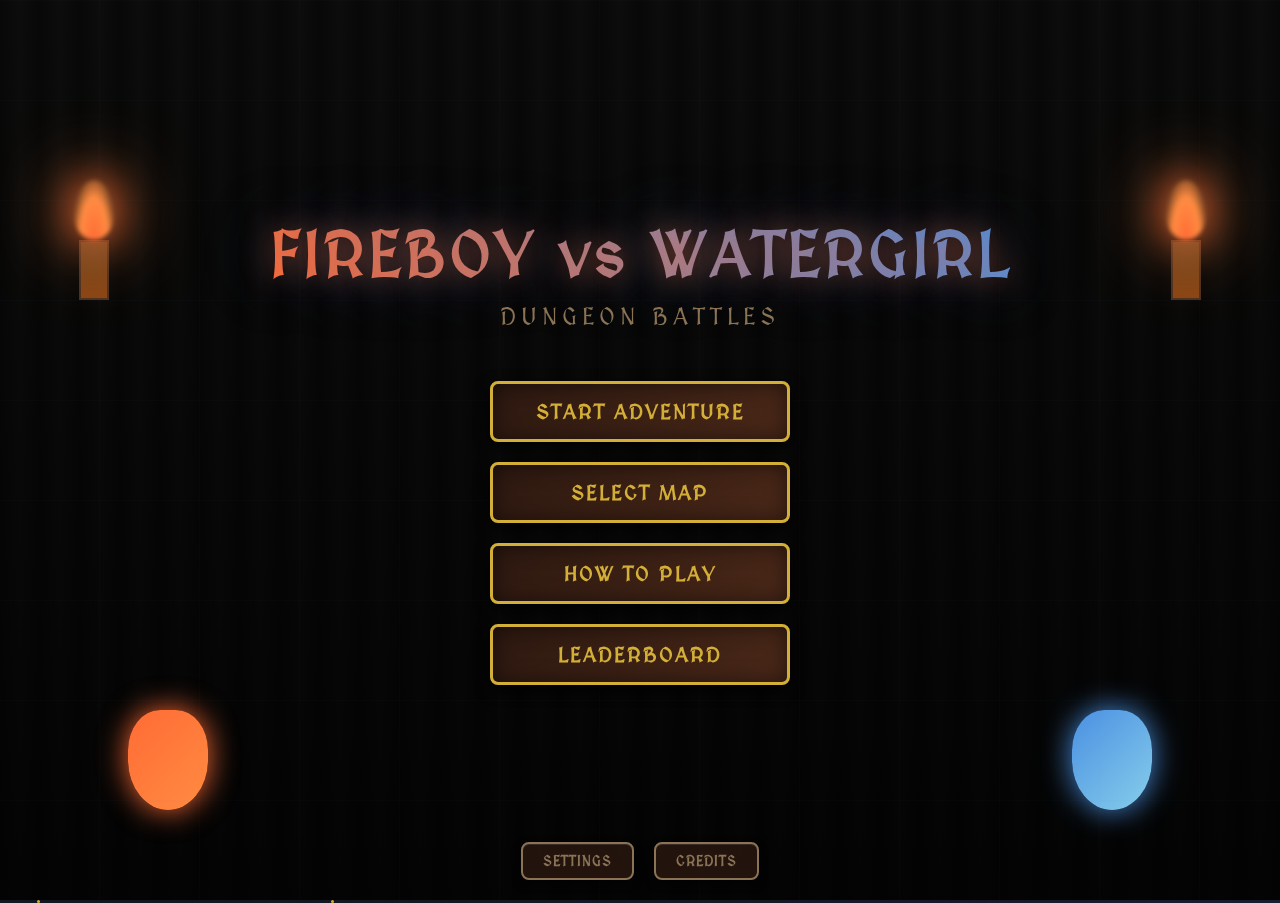
<file: index.html>
<!DOCTYPE html>
<html lang="en">
  <head>
    <meta charset="UTF-8" />
    <meta name="viewport" content="width=device-width, initial-scale=1.0" />
    <title>Fireboy vs Watergirl - Battle Arena</title>
    <link rel="stylesheet" href="styles.css" />
    <style>
      /* Main Menu Styles */
      @import url("https://fonts.googleapis.com/css2?family=MedievalSharp&display=swap");

      .screen {
        position: fixed;
        top: 0;
        left: 0;
        width: 100%;
        height: 100%;
        display: flex;
        flex-direction: column;
      }

      .screen.hidden {
        display: none;
      }

      #mainMenu {
        font-family: "MedievalSharp", cursive;
        background: #0a0a0a;
        color: #d4af37;
        overflow: hidden;
        position: relative;
      }

      /* Animated dungeon background */
      .dungeon-bg {
        position: absolute;
        top: 0;
        left: 0;
        width: 100%;
        height: 100%;
        background: linear-gradient(rgba(0, 0, 0, 0.7), rgba(0, 0, 0, 0.9)),
          repeating-linear-gradient(
            90deg,
            #1a1a1a 0px,
            #2a2a2a 20px,
            #1a1a1a 40px
          ),
          repeating-linear-gradient(
            0deg,
            #1a1a1a 0px,
            #2a2a2a 20px,
            #1a1a1a 40px
          );
        animation: dungeonPulse 10s ease-in-out infinite;
      }

      @keyframes dungeonPulse {
        0%,
        100% {
          filter: brightness(0.8);
        }
        50% {
          filter: brightness(1.2);
        }
      }

      /* Torch effects */
      .torch {
        position: absolute;
        width: 60px;
        height: 120px;
      }

      .torch-left {
        top: 20%;
        left: 5%;
      }

      .torch-right {
        top: 20%;
        right: 5%;
      }

      .flame {
        width: 40px;
        height: 60px;
        margin: 0 auto;
        background: radial-gradient(
          ellipse at bottom,
          #ff6b35,
          #ff8c42,
          transparent
        );
        border-radius: 50% 50% 50% 50% / 60% 60% 40% 40%;
        animation: flicker 1.5s ease-in-out infinite;
        filter: blur(2px);
        box-shadow: 0 0 40px #ff6b35, 0 0 80px #ff8c42;
      }

      @keyframes flicker {
        0%,
        100% {
          transform: scale(1) rotate(-2deg);
          filter: blur(2px) brightness(1);
        }
        25% {
          transform: scale(1.1) rotate(2deg);
          filter: blur(1px) brightness(1.3);
        }
        50% {
          transform: scale(0.95) rotate(-1deg);
          filter: blur(3px) brightness(0.9);
        }
        75% {
          transform: scale(1.05) rotate(1deg);
          filter: blur(2px) brightness(1.1);
        }
      }

      .torch-holder {
        width: 30px;
        height: 60px;
        background: linear-gradient(#654321, #8b4513);
        margin: 0 auto;
        border: 2px solid #4a3020;
      }

      /* Main container */
      .main-container {
        position: relative;
        z-index: 10;
        display: flex;
        flex-direction: column;
        align-items: center;
        justify-content: center;
        height: 100vh;
        animation: fadeIn 2s ease-in;
      }

      @keyframes fadeIn {
        from {
          opacity: 0;
          transform: translateY(20px);
        }
        to {
          opacity: 1;
          transform: translateY(0);
        }
      }

      /* Title styling */
      .game-title {
        text-align: center;
        margin-bottom: 50px;
        position: relative;
      }

      .title-main {
        font-size: 4em;
        background: linear-gradient(45deg, #ff6b35, #4a90e2);
        background-clip: text;
        -webkit-background-clip: text;
        -webkit-text-fill-color: transparent;
        text-shadow: 0 0 30px rgba(255, 107, 53, 0.5),
          0 0 60px rgba(74, 144, 226, 0.5);
        animation: titleGlow 3s ease-in-out infinite;
        letter-spacing: 3px;
      }

      @keyframes titleGlow {
        0%,
        100% {
          filter: brightness(1);
        }
        50% {
          filter: brightness(1.3);
        }
      }

      .title-sub {
        font-size: 1.5em;
        color: #8b7355;
        margin-top: 10px;
        letter-spacing: 5px;
      }

      /* Menu buttons */
      .menu-buttons {
        display: flex;
        flex-direction: column;
        gap: 20px;
        width: 300px;
      }

      .menu-btn {
        background: linear-gradient(135deg, #2c1810, #4a2818);
        border: 3px solid #d4af37;
        color: #d4af37;
        padding: 15px 30px;
        font-size: 1.3em;
        font-family: "MedievalSharp", cursive;
        cursor: pointer;
        position: relative;
        overflow: hidden;
        transition: all 0.3s ease;
        text-transform: uppercase;
        letter-spacing: 2px;
        box-shadow: inset 0 0 20px rgba(0, 0, 0, 0.5),
          0 5px 15px rgba(0, 0, 0, 0.8);
      }

      .menu-btn::before {
        content: "";
        position: absolute;
        top: 0;
        left: -100%;
        width: 100%;
        height: 100%;
        background: linear-gradient(
          90deg,
          transparent,
          rgba(212, 175, 55, 0.3),
          transparent
        );
        transition: left 0.5s ease;
      }

      .menu-btn:hover::before {
        left: 100%;
      }

      .menu-btn:hover {
        background: linear-gradient(135deg, #4a2818, #6a3828);
        transform: translateY(-2px);
        box-shadow: inset 0 0 30px rgba(212, 175, 55, 0.2),
          0 8px 20px rgba(0, 0, 0, 0.9);
        text-shadow: 0 0 10px rgba(212, 175, 55, 0.8);
      }

      .menu-btn:active {
        transform: translateY(0);
      }

      /* Character sprites */
      .characters {
        position: absolute;
        bottom: 10%;
        width: 100%;
        display: flex;
        justify-content: space-between;
        padding: 0 10%;
      }

      .character {
        width: 80px;
        height: 100px;
        animation: characterFloat 3s ease-in-out infinite;
      }

      .character.fireboy {
        background: linear-gradient(135deg, #ff6b35, #ff8c42);
        border-radius: 40% 40% 50% 50%;
        box-shadow: 0 0 30px #ff6b35;
        animation-delay: 0s;
      }

      .character.watergirl {
        background: linear-gradient(135deg, #4a90e2, #87ceeb);
        border-radius: 40% 40% 50% 50%;
        box-shadow: 0 0 30px #4a90e2;
        animation-delay: 1.5s;
      }

      @keyframes characterFloat {
        0%,
        100% {
          transform: translateY(0);
        }
        50% {
          transform: translateY(-20px);
        }
      }

      /* Settings and credits */
      .bottom-buttons {
        position: absolute;
        bottom: 20px;
        display: flex;
        gap: 20px;
      }

      .small-btn {
        background: rgba(42, 24, 16, 0.8);
        border: 2px solid #8b7355;
        color: #8b7355;
        padding: 8px 20px;
        font-size: 0.9em;
        font-family: "MedievalSharp", cursive;
        cursor: pointer;
        transition: all 0.3s ease;
      }

      .small-btn:hover {
        background: rgba(74, 40, 24, 0.9);
        color: #d4af37;
        border-color: #d4af37;
      }

      /* Particle effects */
      .particle {
        position: absolute;
        width: 3px;
        height: 3px;
        background: #d4af37;
        pointer-events: none;
        border-radius: 50%;
        animation: float-up 4s linear infinite;
      }

      @keyframes float-up {
        0% {
          transform: translateY(100vh) translateX(0);
          opacity: 0;
        }
        10% {
          opacity: 1;
        }
        90% {
          opacity: 1;
        }
        100% {
          transform: translateY(-100vh) translateX(50px);
          opacity: 0;
        }
      }

      /* Pause Menu Styles */
      #pauseMenu {
        position: fixed;
        top: 0;
        left: 0;
        width: 100%;
        height: 100%;
        background: rgba(0, 0, 0, 0.8);
        display: flex;
        align-items: center;
        justify-content: center;
        z-index: 1000;
        font-family: "MedievalSharp", cursive;
      }

      #pauseContent {
        background: linear-gradient(135deg, #2c1810, #4a2818);
        border: 3px solid #d4af37;
        border-radius: 15px;
        padding: 40px;
        text-align: center;
        box-shadow: inset 0 0 30px rgba(0, 0, 0, 0.5),
          0 10px 30px rgba(0, 0, 0, 0.8);
        animation: pauseSlideIn 0.3s ease-out;
      }

      @keyframes pauseSlideIn {
        from {
          opacity: 0;
          transform: scale(0.8) translateY(-50px);
        }
        to {
          opacity: 1;
          transform: scale(1) translateY(0);
        }
      }

      #pauseContent h2 {
        color: #d4af37;
        font-size: 2.5em;
        margin-bottom: 30px;
        text-shadow: 2px 2px 4px rgba(0, 0, 0, 0.8);
        letter-spacing: 2px;
      }

      .pause-buttons {
        display: flex;
        flex-direction: column;
        gap: 15px;
        width: 250px;
      }

      .pause-btn {
        background: linear-gradient(135deg, #1a0f0a, #2a1810);
        border: 2px solid #d4af37;
        color: #d4af37;
        padding: 12px 25px;
        font-size: 1.1em;
        font-family: "MedievalSharp", cursive;
        cursor: pointer;
        transition: all 0.3s ease;
        text-transform: uppercase;
        letter-spacing: 1px;
        position: relative;
        overflow: hidden;
      }

      .pause-btn::before {
        content: "";
        position: absolute;
        top: 0;
        left: -100%;
        width: 100%;
        height: 100%;
        background: linear-gradient(
          90deg,
          transparent,
          rgba(212, 175, 55, 0.2),
          transparent
        );
        transition: left 0.5s ease;
      }

      .pause-btn:hover::before {
        left: 100%;
      }

      .pause-btn:hover {
        background: linear-gradient(135deg, #2a1810, #3a2420);
        transform: translateY(-2px);
        box-shadow: inset 0 0 20px rgba(212, 175, 55, 0.1),
          0 5px 15px rgba(0, 0, 0, 0.6);
        text-shadow: 0 0 8px rgba(212, 175, 55, 0.6);
      }

      .pause-btn:active {
        transform: translateY(0);
      }
    </style>
  </head>
  <body>
    <!-- Main Menu Screen -->
    <div id="mainMenu" class="screen">
      <div class="dungeon-bg"></div>

      <!-- Torches -->
      <div class="torch torch-left">
        <div class="flame"></div>
        <div class="torch-holder"></div>
      </div>
      <div class="torch torch-right">
        <div class="flame"></div>
        <div class="torch-holder"></div>
      </div>

      <div class="main-container">
        <div class="game-title">
          <h1 class="title-main">FIREBOY vs WATERGIRL</h1>
          <p class="title-sub">DUNGEON BATTLES</p>
        </div>

        <div class="menu-buttons">
          <button class="menu-btn" onclick="startGame()">
            Start Adventure
          </button>
          <button class="menu-btn" onclick="selectMap()">Select Map</button>

          <button class="menu-btn" onclick="showInstructions()">
            How to Play
          </button>
          <button class="menu-btn" onclick="showLeaderboard()">
            Leaderboard
          </button>
        </div>

        <div class="bottom-buttons">
          <button class="small-btn" onclick="showSettings()">Settings</button>
          <button class="small-btn" onclick="showCredits()">Credits</button>
        </div>
      </div>

      <div class="characters">
        <div class="character fireboy"></div>
        <div class="character watergirl"></div>
      </div>
    </div>

    <!-- Game Screen -->
    <div id="gameContainer" class="screen hidden">
      <div id="gameHeader">
        <h1>Fireboy vs Watergirl</h1>
        <div id="gameInfo">
          <div id="levelInfo">Level: <span id="currentLevel">1</span></div>
          <div id="modeInfo">
            Mode: <span id="currentMode">Competitive</span>
          </div>
          <div id="scoreInfo">
            <span id="fireboyScore">Fireboy: 0</span>
            <span id="watergirlScore">Watergirl: 0</span>
          </div>
          <button id="pauseBtn" class="pause-btn" style="display: none">
            Pause
          </button>
        </div>
      </div>

      <div id="gameArea">
        <canvas id="gameCanvas" width="1000" height="600"></canvas>
        <div id="gameUI">
          <div id="instructions">
            <h3>Controls:</h3>

            <!-- Fireboy Controls -->
            <div class="player-controls">
              <h4 class="player-title fireboy-title">🔥 Fireboy</h4>
              <div class="control-group">
                <div class="control-label">Movement</div>
                <div class="keyboard-keys">
                  <div class="key-row">
                    <div class="key key-w">W</div>
                  </div>
                  <div class="key-row">
                    <div class="key key-a">A</div>
                    <div class="key key-s">S</div>
                    <div class="key key-d">D</div>
                  </div>
                </div>
              </div>
              <div class="control-group">
                <div class="control-label">Attack</div>
                <div class="keyboard-keys">
                  <div class="key key-space">Space</div>
                </div>
              </div>
              <div class="control-group">
                <div class="control-label">Defense</div>
                <div class="keyboard-keys">
                  <div class="key key-q">Q</div>
                </div>
              </div>
              <div class="control-group">
                <div class="control-label">Ultimate</div>
                <div class="keyboard-keys">
                  <div class="key key-e">E</div>
                </div>
              </div>
            </div>

            <!-- Watergirl Controls -->
            <div class="player-controls">
              <h4 class="player-title watergirl-title">💧 Watergirl</h4>
              <div class="control-group">
                <div class="control-label">Movement</div>
                <div class="keyboard-keys">
                  <div class="key-row">
                    <div class="key key-up">↑</div>
                  </div>
                  <div class="key-row">
                    <div class="key key-left">←</div>
                    <div class="key key-down">↓</div>
                    <div class="key key-right">→</div>
                  </div>
                </div>
              </div>
              <div class="control-group">
                <div class="control-label">Attack</div>
                <div class="keyboard-keys">
                  <div class="key key-enter">Enter</div>
                </div>
              </div>
              <div class="control-group">
                <div class="control-label">Defense</div>
                <div class="keyboard-keys">
                  <div class="key key-p">P</div>
                </div>
              </div>
              <div class="control-group">
                <div class="control-label">Ultimate</div>
                <div class="keyboard-keys">
                  <div class="key key-o">O</div>
                </div>
              </div>
            </div>

            <div class="game-info">
              <p>
                <strong>Defense:</strong> Press Q/P to create a thin barrier
                that blocks projectiles for 3 seconds. 7s cooldown!
              </p>
              <p>
                <strong>Objective:</strong>
                <span id="objectiveText">Defeat your opponent!</span>
              </p>
            </div>
          </div>
        </div>
      </div>

      <div id="gameControls">
        <button id="startBtn">Start Game</button>
        <button id="pauseBtn">Pause</button>
        <button id="resetBtn">Reset Level</button>
        <button id="nextLevelBtn" style="display: none">Next Level</button>
      </div>

      <div id="gameOverScreen" class="hidden">
        <div id="gameOverContent">
          <h2 id="gameOverTitle">Game Over</h2>
          <p id="gameOverMessage">Fireboy Wins!</p>
          <button id="restartBtn">Play Again</button>
        </div>
      </div>

      <!-- Pause Menu -->
      <div id="pauseMenu" class="hidden">
        <div id="pauseContent">
          <h2>Game Paused</h2>
          <div class="pause-buttons">
            <button id="resumeBtn" class="pause-btn">Resume Game</button>
            <button id="restartPauseBtn" class="pause-btn">
              Restart Level
            </button>
            <button id="mainMenuBtn" class="pause-btn">Main Menu</button>
            <button id="settingsPauseBtn" class="pause-btn">Settings</button>
          </div>
        </div>
      </div>

      <!-- Victory Overlay -->
      <div id="victoryOverlay" class="victory-overlay hidden">
        <div class="victory-content">
          <h2 id="victoryWinner">FIREBOY WINS!</h2>
          <div class="victory-buttons">
            <button id="proceedToLevel2Btn" class="menu-btn">
              Proceed to Level 2
            </button>
            <button id="returnToMainMenuFromVictoryBtn" class="menu-btn">
              Main Menu
            </button>
          </div>
        </div>
      </div>
    </div>

    <script src="settings.js"></script>
    <script src="pointSystem.js"></script>
    <script src="game.js"></script>

    <script>
      // Main Menu Functions
      function createParticle() {
        const particle = document.createElement("div");
        particle.className = "particle";
        particle.style.left = Math.random() * window.innerWidth + "px";
        particle.style.animationDelay = Math.random() * 4 + "s";
        particle.style.animationDuration = 4 + Math.random() * 2 + "s";
        document.body.appendChild(particle);

        setTimeout(() => {
          particle.remove();
        }, 6000);
      }

      // Create particles periodically
      setInterval(createParticle, 300);

      // Menu functions
      function startGame() {
        // Hide main menu and show game
        document.getElementById("mainMenu").classList.add("hidden");
        document.getElementById("gameContainer").classList.remove("hidden");

        // Initialize the game if not already initialized
        if (!window.game) {
          window.game = new Game();
        } else {
          // Reset game state
          window.game.currentLevel = 1;
          window.game.fireboyScore = 0;
          window.game.watergirlScore = 0;
          window.game.createLevel(window.game.currentLevel);
          window.game.gameState = "playing";
        }
      }

      function selectMap() {
        // Go to map selection
        window.location.href = "map-selection.html";
      }

      function showInstructions() {
        alert(
          "CONTROLS:\n\nFireboy:\n• WASD to move\n• Space to shoot fireball\n• Shift for Ultimate (after 5 defenses)\n• Q for Defense Barrier (3s duration, 7s cooldown)\n\nWatergirl:\n• Arrow Keys to move\n• Enter to shoot waterball\n• Shift for Ultimate (after 5 defenses)\n• P for Defense Barrier (3s duration, 7s cooldown)\n\nOBJECTIVE:\n• Collect power-ups and defeat enemies\n• Reach the doors before your opponent!\n• Block enemy projectiles to build ultimate power\n• Use defense barriers strategically!\n\nGAME FEATURES:\n• Door System: Doors spawn every 15-30 seconds\n• Defense System: Block projectiles to gain ultimate abilities\n• Ultimate Attacks: Powerful attacks after 5 successful defenses\n• Defense Barriers: Create temporary shields with Q/P keys\n• Point System: Track your progress and compete!"
        );
      }

      function showLeaderboard() {
        // Try to load scores from localStorage
        try {
          const savedProgress = localStorage.getItem("fireboyWatergirlPoints");
          if (savedProgress) {
            const data = JSON.parse(savedProgress);
            alert(
              `LEADERBOARD\n\n🔥 Fireboy\nTotal Points: ${
                data.fireboyPoints || 0
              }\nDoor Wins: ${
                data.doorWins?.fireboy || 0
              }\n\n💧 Watergirl\nTotal Points: ${
                data.watergirlPoints || 0
              }\nDoor Wins: ${data.doorWins?.watergirl || 0}\n\nTotal Rounds: ${
                data.totalRounds || 0
              }`
            );
          } else {
            alert("No scores yet! Play some games first!");
          }
        } catch (e) {
          alert("No scores yet! Play some games first!");
        }
      }

      function showSettings() {
        alert(
          "SETTINGS\n\nSound: ON ✓\nMusic: ON ✓\nParticles: ON ✓\n\n(Settings menu coming soon!)"
        );
      }

      function showCredits() {
        alert(
          "FIREBOY VS WATERGIRL\nDungeon Battles\n\nA competitive twist on the classic game!\n\nCreated with:\n• HTML5 Canvas\n• CSS3 Animations\n• Vanilla JavaScript\n• Enhanced Combat System\n• Door & Defense Mechanics\n• Defense Barriers\n\nThank you for playing!"
        );
      }

      // Pause Menu Functions
      function showPauseMenu() {
        document.getElementById("pauseMenu").classList.remove("hidden");
        if (window.game) {
          window.game.gameState = "paused";
        }
      }

      function hidePauseMenu() {
        document.getElementById("pauseMenu").classList.add("hidden");
        if (window.game) {
          window.game.gameState = "playing";
        }
      }

      function resumeGame() {
        hidePauseMenu();
      }

      function restartFromPause() {
        hidePauseMenu();
        if (window.game) {
          window.game.resetLevel();
        }
      }

      function goToMainMenuFromPause() {
        hidePauseMenu();
        document.getElementById("gameContainer").classList.add("hidden");
        document.getElementById("mainMenu").classList.remove("hidden");
      }

      function showSettingsFromPause() {
        showSettings();
      }

      // Initialize main menu on page load
      document.addEventListener("DOMContentLoaded", function () {
        // Show main menu by default
        document.getElementById("mainMenu").classList.remove("hidden");
        document.getElementById("gameContainer").classList.add("hidden");

        // Add pause menu event listeners
        document
          .getElementById("pauseBtn")
          .addEventListener("click", showPauseMenu);
        document
          .getElementById("resumeBtn")
          .addEventListener("click", resumeGame);
        document
          .getElementById("restartPauseBtn")
          .addEventListener("click", restartFromPause);
        document
          .getElementById("mainMenuBtn")
          .addEventListener("click", goToMainMenuFromPause);
        document
          .getElementById("settingsPauseBtn")
          .addEventListener("click", showSettingsFromPause);

        // Victory overlay buttons
        document
          .getElementById("proceedToLevel2Btn")
          .addEventListener("click", () => {
            if (window.game) {
              window.game.proceedToLevel2();
            }
          });
        document
          .getElementById("returnToMainMenuFromVictoryBtn")
          .addEventListener("click", () => {
            if (window.game) {
              window.game.returnToMainMenuFromVictory();
            }
          });

        // Add keyboard shortcut for pause (Escape key)
        document.addEventListener("keydown", function (event) {
          if (
            event.key === "Escape" &&
            !document
              .getElementById("mainMenu")
              .classList.contains("hidden") === false
          ) {
            if (
              document.getElementById("pauseMenu").classList.contains("hidden")
            ) {
              showPauseMenu();
            } else {
              hidePauseMenu();
            }
          }
        });
      });
    </script>
  </body>
</html>
</file>
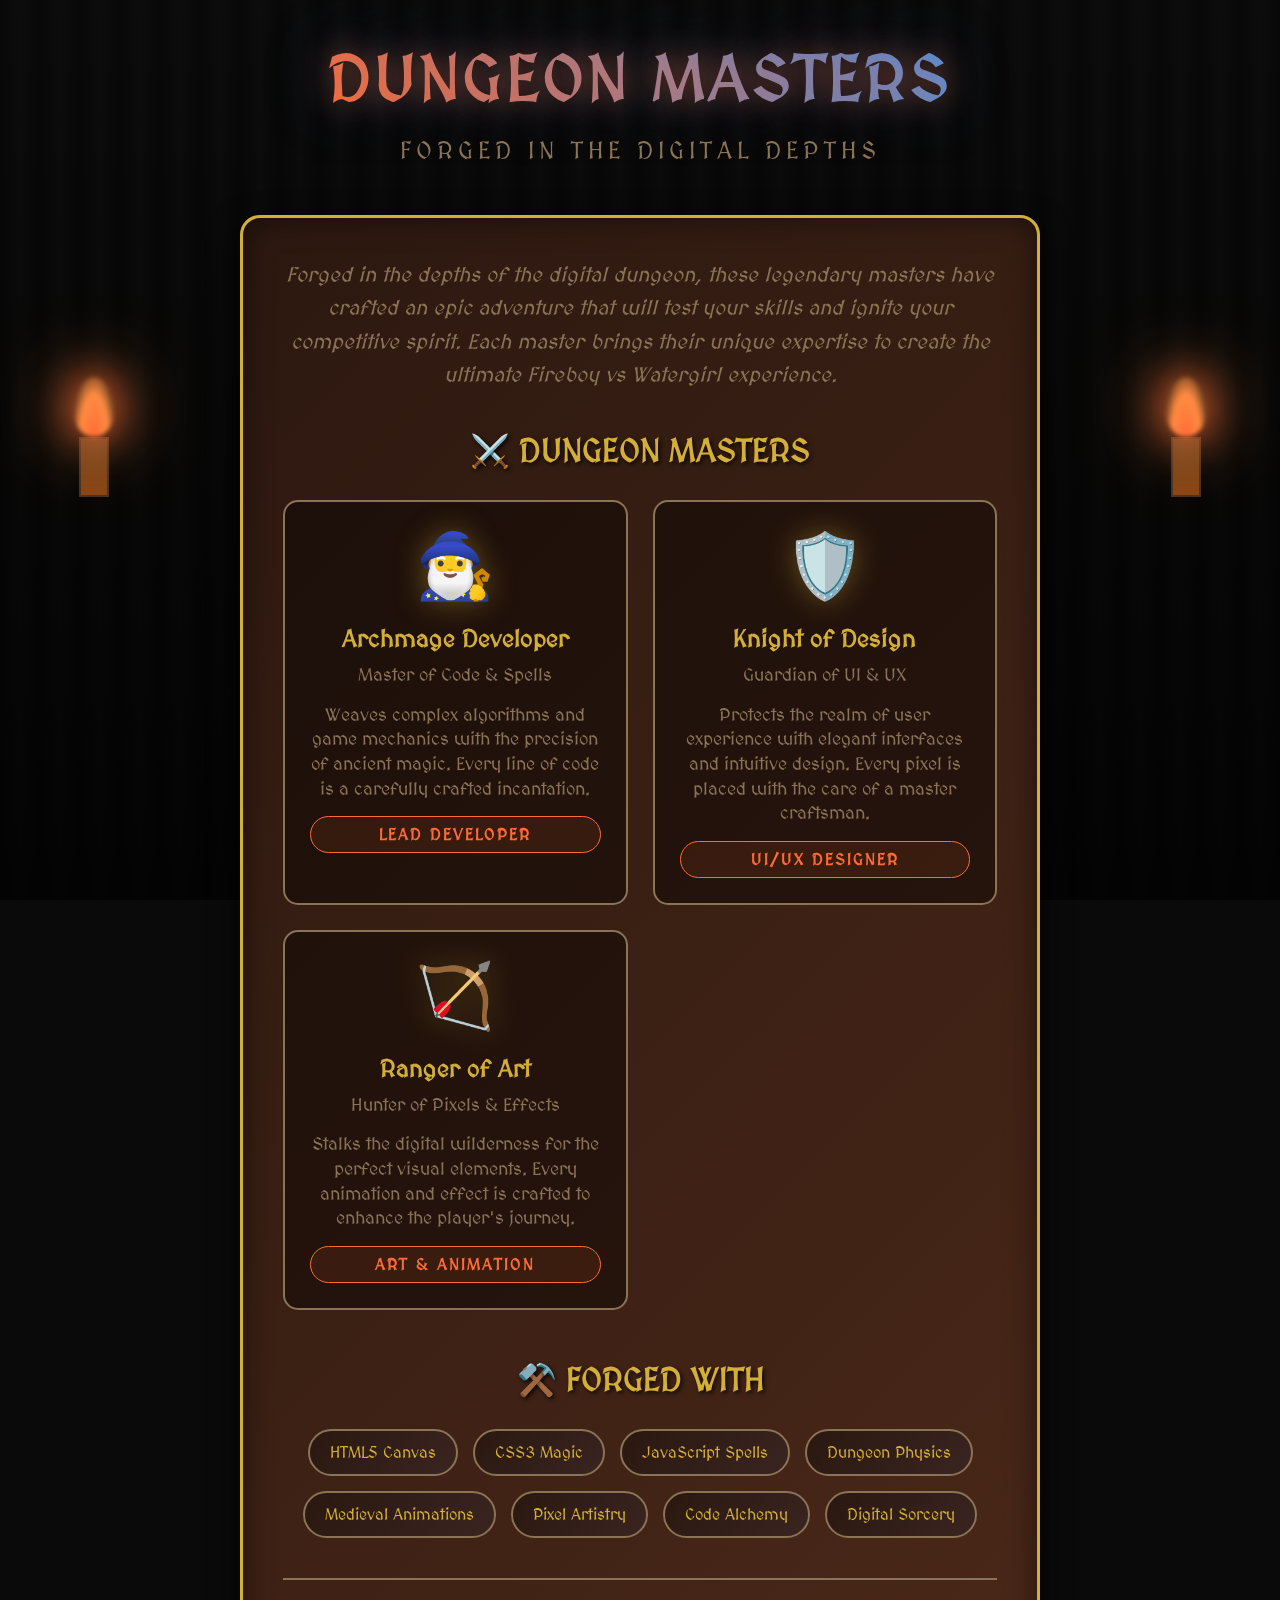
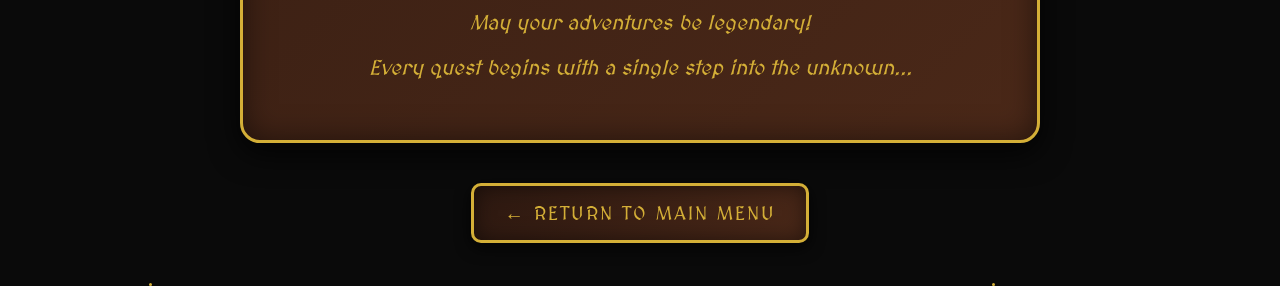
<file: credits.html>
<!DOCTYPE html>
<html lang="en">
<head>
    <meta charset="UTF-8">
    <meta name="viewport" content="width=device-width, initial-scale=1.0">
    <title>Fireboy vs Watergirl - Credits</title>
    <style>
        @import url('https://fonts.googleapis.com/css2?family=MedievalSharp&display=swap');
        
        * {
            margin: 0;
            padding: 0;
            box-sizing: border-box;
        }

        body {
            font-family: 'MedievalSharp', cursive;
            background: #0a0a0a;
            color: #d4af37;
            overflow-x: hidden;
            position: relative;
            min-height: 100vh;
        }

        /* Animated dungeon background */
        .dungeon-bg {
            position: fixed;
            top: 0;
            left: 0;
            width: 100%;
            height: 100%;
            background: 
                linear-gradient(rgba(0,0,0,0.7), rgba(0,0,0,0.9)),
                repeating-linear-gradient(
                    90deg,
                    #1a1a1a 0px,
                    #2a2a2a 20px,
                    #1a1a1a 40px
                ),
                repeating-linear-gradient(
                    0deg,
                    #1a1a1a 0px,
                    #2a2a2a 20px,
                    #1a1a1a 40px
                );
            animation: dungeonPulse 10s ease-in-out infinite;
        }

        @keyframes dungeonPulse {
            0%, 100% { filter: brightness(0.8); }
            50% { filter: brightness(1.2); }
        }

        /* Torch effects */
        .torch {
            position: absolute;
            width: 60px;
            height: 120px;
        }

        .torch-left {
            top: 20%;
            left: 5%;
        }

        .torch-right {
            top: 20%;
            right: 5%;
        }

        .flame {
            width: 40px;
            height: 60px;
            margin: 0 auto;
            background: radial-gradient(ellipse at bottom, #ff6b35, #ff8c42, transparent);
            border-radius: 50% 50% 50% 50% / 60% 60% 40% 40%;
            animation: flicker 1.5s ease-in-out infinite;
            filter: blur(2px);
            box-shadow: 0 0 40px #ff6b35, 0 0 80px #ff8c42;
        }

        @keyframes flicker {
            0%, 100% { 
                transform: scale(1) rotate(-2deg); 
                filter: blur(2px) brightness(1);
            }
            25% { 
                transform: scale(1.1) rotate(2deg); 
                filter: blur(1px) brightness(1.3);
            }
            50% { 
                transform: scale(0.95) rotate(-1deg); 
                filter: blur(3px) brightness(0.9);
            }
            75% { 
                transform: scale(1.05) rotate(1deg); 
                filter: blur(2px) brightness(1.1);
            }
        }

        .torch-holder {
            width: 30px;
            height: 60px;
            background: linear-gradient(#654321, #8B4513);
            margin: 0 auto;
            border: 2px solid #4a3020;
        }

        /* Main container */
        .main-container {
            position: relative;
            z-index: 10;
            display: flex;
            flex-direction: column;
            align-items: center;
            justify-content: center;
            min-height: 100vh;
            padding: 40px 20px;
            animation: fadeIn 2s ease-in;
        }

        @keyframes fadeIn {
            from { opacity: 0; transform: translateY(20px); }
            to { opacity: 1; transform: translateY(0); }
        }

        /* Header */
        .credits-header {
            text-align: center;
            margin-bottom: 50px;
        }

        .credits-title {
            font-size: 4em;
            background: linear-gradient(45deg, #ff6b35, #4a90e2);
            background-clip: text;
            -webkit-background-clip: text;
            -webkit-text-fill-color: transparent;
            text-shadow: 0 0 30px rgba(255, 107, 53, 0.5), 0 0 60px rgba(74, 144, 226, 0.5);
            animation: titleGlow 3s ease-in-out infinite;
            letter-spacing: 3px;
            margin-bottom: 20px;
        }

        @keyframes titleGlow {
            0%, 100% { filter: brightness(1); }
            50% { filter: brightness(1.3); }
        }

        .credits-subtitle {
            font-size: 1.5em;
            color: #8B7355;
            letter-spacing: 5px;
        }

        /* Credits content */
        .credits-content {
            max-width: 800px;
            width: 100%;
            background: linear-gradient(135deg, #2c1810, #4a2818);
            border: 3px solid #d4af37;
            border-radius: 20px;
            padding: 40px;
            box-shadow: 
                inset 0 0 30px rgba(0,0,0,0.5),
                0 10px 30px rgba(0,0,0,0.8);
            margin-bottom: 40px;
        }

        .credits-intro {
            text-align: center;
            margin-bottom: 40px;
        }

        .credits-intro p {
            color: #8B7355;
            font-size: 1.3em;
            font-style: italic;
            line-height: 1.6;
        }

        .developers-section h2,
        .tech-stack h2 {
            color: #d4af37;
            text-align: center;
            margin-bottom: 30px;
            font-size: 2em;
            text-shadow: 2px 2px 4px rgba(0, 0, 0, 0.8);
        }

        .developer-list {
            display: grid;
            grid-template-columns: repeat(auto-fit, minmax(300px, 1fr));
            gap: 25px;
            margin-bottom: 50px;
        }

        .developer-card {
            background: rgba(0, 0, 0, 0.4);
            border: 2px solid #8B7355;
            border-radius: 15px;
            padding: 25px;
            text-align: center;
            transition: all 0.3s ease;
            position: relative;
            overflow: hidden;
        }

        .developer-card::before {
            content: '';
            position: absolute;
            top: 0;
            left: -100%;
            width: 100%;
            height: 100%;
            background: linear-gradient(90deg, transparent, rgba(212, 175, 55, 0.1), transparent);
            transition: left 0.5s ease;
        }

        .developer-card:hover::before {
            left: 100%;
        }

        .developer-card:hover {
            border-color: #d4af37;
            background: rgba(0, 0, 0, 0.6);
            transform: translateY(-5px);
            box-shadow: 0 10px 25px rgba(212, 175, 55, 0.2);
        }

        .developer-avatar {
            font-size: 4em;
            margin-bottom: 20px;
            filter: drop-shadow(0 0 15px rgba(212, 175, 55, 0.4));
            animation: avatarFloat 3s ease-in-out infinite;
        }

        .developer-card:nth-child(2) .developer-avatar {
            animation-delay: 1s;
        }

        .developer-card:nth-child(3) .developer-avatar {
            animation-delay: 2s;
        }

        @keyframes avatarFloat {
            0%, 100% { transform: translateY(0); }
            50% { transform: translateY(-10px); }
        }

        .developer-info h3 {
            color: #d4af37;
            margin-bottom: 10px;
            font-size: 1.5em;
        }

        .developer-info p {
            color: #8B7355;
            margin-bottom: 15px;
            font-size: 1.1em;
            line-height: 1.4;
        }

        .developer-role {
            color: #ff6b35;
            font-size: 1em;
            font-weight: bold;
            text-transform: uppercase;
            letter-spacing: 2px;
            background: rgba(255, 107, 53, 0.1);
            padding: 8px 15px;
            border-radius: 20px;
            border: 1px solid #ff6b35;
        }

        .tech-stack {
            margin-bottom: 40px;
        }

        .tech-items {
            display: flex;
            flex-wrap: wrap;
            gap: 15px;
            justify-content: center;
        }

        .tech-item {
            background: linear-gradient(135deg, #2a1810, #3a2420);
            border: 2px solid #8B7355;
            color: #d4af37;
            padding: 12px 20px;
            border-radius: 25px;
            font-size: 1em;
            transition: all 0.3s ease;
            position: relative;
            overflow: hidden;
        }

        .tech-item::before {
            content: '';
            position: absolute;
            top: 0;
            left: -100%;
            width: 100%;
            height: 100%;
            background: linear-gradient(90deg, transparent, rgba(212, 175, 55, 0.2), transparent);
            transition: left 0.5s ease;
        }

        .tech-item:hover::before {
            left: 100%;
        }

        .tech-item:hover {
            border-color: #d4af37;
            background: linear-gradient(135deg, #3a2420, #4a2818);
            transform: translateY(-3px);
            box-shadow: 0 5px 15px rgba(212, 175, 55, 0.3);
        }

        .credits-footer {
            text-align: center;
            border-top: 2px solid #8B7355;
            padding-top: 30px;
            margin-top: 30px;
        }

        .credits-footer p {
            color: #d4af37;
            font-size: 1.3em;
            font-style: italic;
            margin-bottom: 20px;
        }

        /* Back button */
        .back-button {
            background: linear-gradient(135deg, #2c1810, #4a2818);
            border: 3px solid #d4af37;
            color: #d4af37;
            padding: 15px 30px;
            font-size: 1.2em;
            font-family: 'MedievalSharp', cursive;
            cursor: pointer;
            position: relative;
            overflow: hidden;
            transition: all 0.3s ease;
            text-transform: uppercase;
            letter-spacing: 2px;
            border-radius: 10px;
            box-shadow: 
                inset 0 0 20px rgba(0,0,0,0.5),
                0 5px 15px rgba(0,0,0,0.8);
        }

        .back-button::before {
            content: '';
            position: absolute;
            top: 0;
            left: -100%;
            width: 100%;
            height: 100%;
            background: linear-gradient(90deg, transparent, rgba(212, 175, 55, 0.3), transparent);
            transition: left 0.5s ease;
        }

        .back-button:hover::before {
            left: 100%;
        }

        .back-button:hover {
            background: linear-gradient(135deg, #4a2818, #6a3828);
            transform: translateY(-2px);
            box-shadow: 
                inset 0 0 30px rgba(212, 175, 55, 0.2),
                0 8px 20px rgba(0,0,0,0.9);
            text-shadow: 0 0 10px rgba(212, 175, 55, 0.8);
        }

        .back-button:active {
            transform: translateY(0);
        }

        /* Particle effects */
        .particle {
            position: absolute;
            width: 3px;
            height: 3px;
            background: #d4af37;
            pointer-events: none;
            border-radius: 50%;
            animation: float-up 4s linear infinite;
        }

        @keyframes float-up {
            0% {
                transform: translateY(100vh) translateX(0);
                opacity: 0;
            }
            10% {
                opacity: 1;
            }
            90% {
                opacity: 1;
            }
            100% {
                transform: translateY(-100vh) translateX(50px);
                opacity: 0;
            }
        }

        /* Responsive design */
        @media (max-width: 768px) {
            .credits-title {
                font-size: 2.5em;
            }
            
            .credits-content {
                padding: 20px;
            }
            
            .developer-list {
                grid-template-columns: 1fr;
            }
            
            .developer-card {
                padding: 20px;
            }
        }
    </style>
</head>
<body>
    <div class="dungeon-bg"></div>
    
    <!-- Torches -->
    <div class="torch torch-left">
        <div class="flame"></div>
        <div class="torch-holder"></div>
    </div>
    <div class="torch torch-right">
        <div class="flame"></div>
        <div class="torch-holder"></div>
    </div>
    
    <div class="main-container">
        <div class="credits-header">
            <h1 class="credits-title">DUNGEON MASTERS</h1>
            <p class="credits-subtitle">FORGED IN THE DIGITAL DEPTHS</p>
        </div>
        
        <div class="credits-content">
            <div class="credits-intro">
                <p>Forged in the depths of the digital dungeon, these legendary masters have crafted an epic adventure that will test your skills and ignite your competitive spirit. Each master brings their unique expertise to create the ultimate Fireboy vs Watergirl experience.</p>
            </div>
            
            <div class="developers-section">
                <h2>⚔️ DUNGEON MASTERS</h2>
                <div class="developer-list">
                    <div class="developer-card">
                        <div class="developer-avatar">🧙‍♂️</div>
                        <div class="developer-info">
                            <h3>Archmage Developer</h3>
                            <p>Master of Code & Spells</p>
                            <p>Weaves complex algorithms and game mechanics with the precision of ancient magic. Every line of code is a carefully crafted incantation.</p>
                            <div class="developer-role">Lead Developer</div>
                        </div>
                    </div>
                    
                    <div class="developer-card">
                        <div class="developer-avatar">🛡️</div>
                        <div class="developer-info">
                            <h3>Knight of Design</h3>
                            <p>Guardian of UI & UX</p>
                            <p>Protects the realm of user experience with elegant interfaces and intuitive design. Every pixel is placed with the care of a master craftsman.</p>
                            <div class="developer-role">UI/UX Designer</div>
                        </div>
                    </div>
                    
                    <div class="developer-card">
                        <div class="developer-avatar">🏹</div>
                        <div class="developer-info">
                            <h3>Ranger of Art</h3>
                            <p>Hunter of Pixels & Effects</p>
                            <p>Stalks the digital wilderness for the perfect visual elements. Every animation and effect is crafted to enhance the player's journey.</p>
                            <div class="developer-role">Art & Animation</div>
                        </div>
                    </div>
                </div>
            </div>
            
            <div class="tech-stack">
                <h2>⚒️ FORGED WITH</h2>
                <div class="tech-items">
                    <span class="tech-item">HTML5 Canvas</span>
                    <span class="tech-item">CSS3 Magic</span>
                    <span class="tech-item">JavaScript Spells</span>
                    <span class="tech-item">Dungeon Physics</span>
                    <span class="tech-item">Medieval Animations</span>
                    <span class="tech-item">Pixel Artistry</span>
                    <span class="tech-item">Code Alchemy</span>
                    <span class="tech-item">Digital Sorcery</span>
                </div>
            </div>
            
            <div class="credits-footer">
                <p>May your adventures be legendary!</p>
                <p>Every quest begins with a single step into the unknown...</p>
            </div>
        </div>
        
        <button class="back-button" onclick="goBack()">← Return to Main Menu</button>
    </div>
    
    <script>
        // Create floating particles
        function createParticle() {
            const particle = document.createElement('div');
            particle.className = 'particle';
            particle.style.left = Math.random() * window.innerWidth + 'px';
            particle.style.animationDelay = Math.random() * 4 + 's';
            particle.style.animationDuration = (4 + Math.random() * 2) + 's';
            document.body.appendChild(particle);
            
            setTimeout(() => {
                particle.remove();
            }, 6000);
        }
        
        // Create particles periodically
        setInterval(createParticle, 300);
        
        // Go back to main menu
        function goBack() {
            window.location.href = 'main-menu.html';
        }
        
        // Add some interactive effects
        document.addEventListener('DOMContentLoaded', function() {
            // Add hover effects to developer cards
            const cards = document.querySelectorAll('.developer-card');
            cards.forEach(card => {
                card.addEventListener('mouseenter', function() {
                    this.style.transform = 'translateY(-10px) scale(1.02)';
                });
                
                card.addEventListener('mouseleave', function() {
                    this.style.transform = 'translateY(0) scale(1)';
                });
            });
        });
    </script>
</body>
</html>
</file>
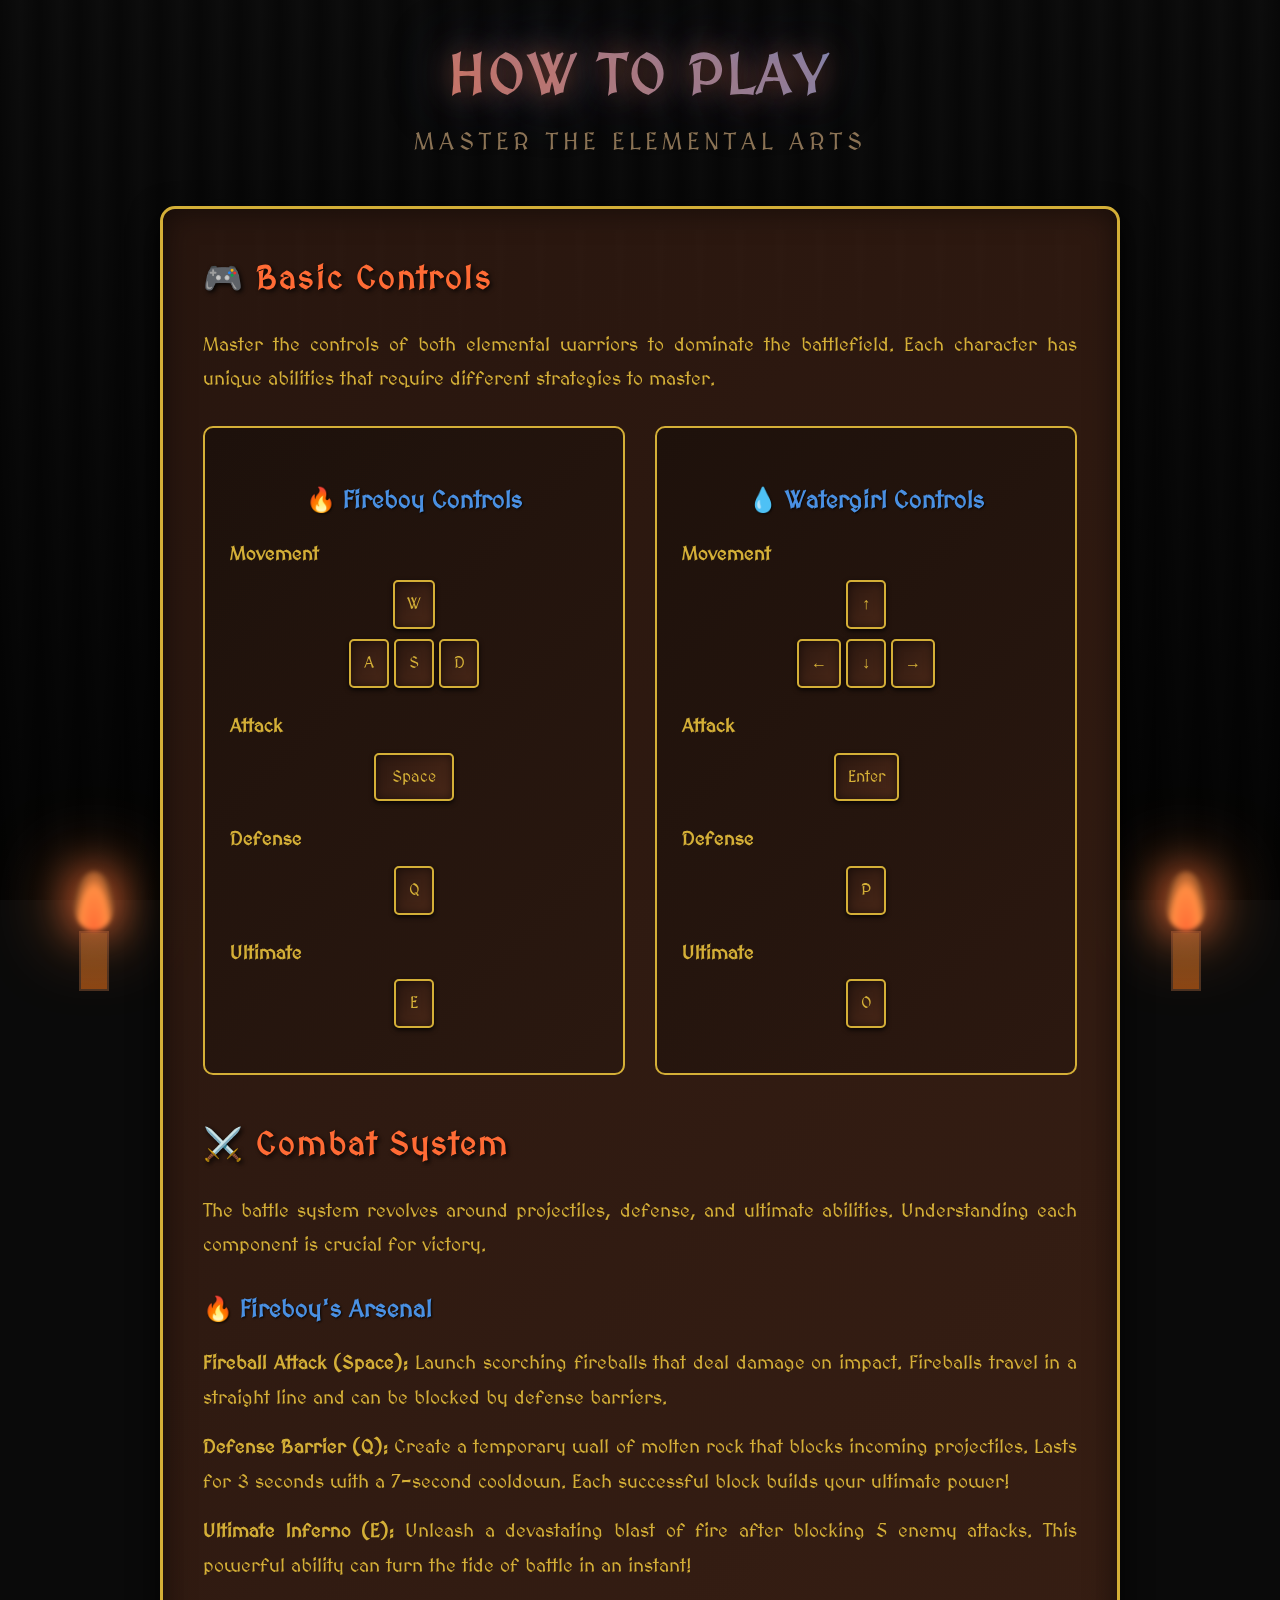
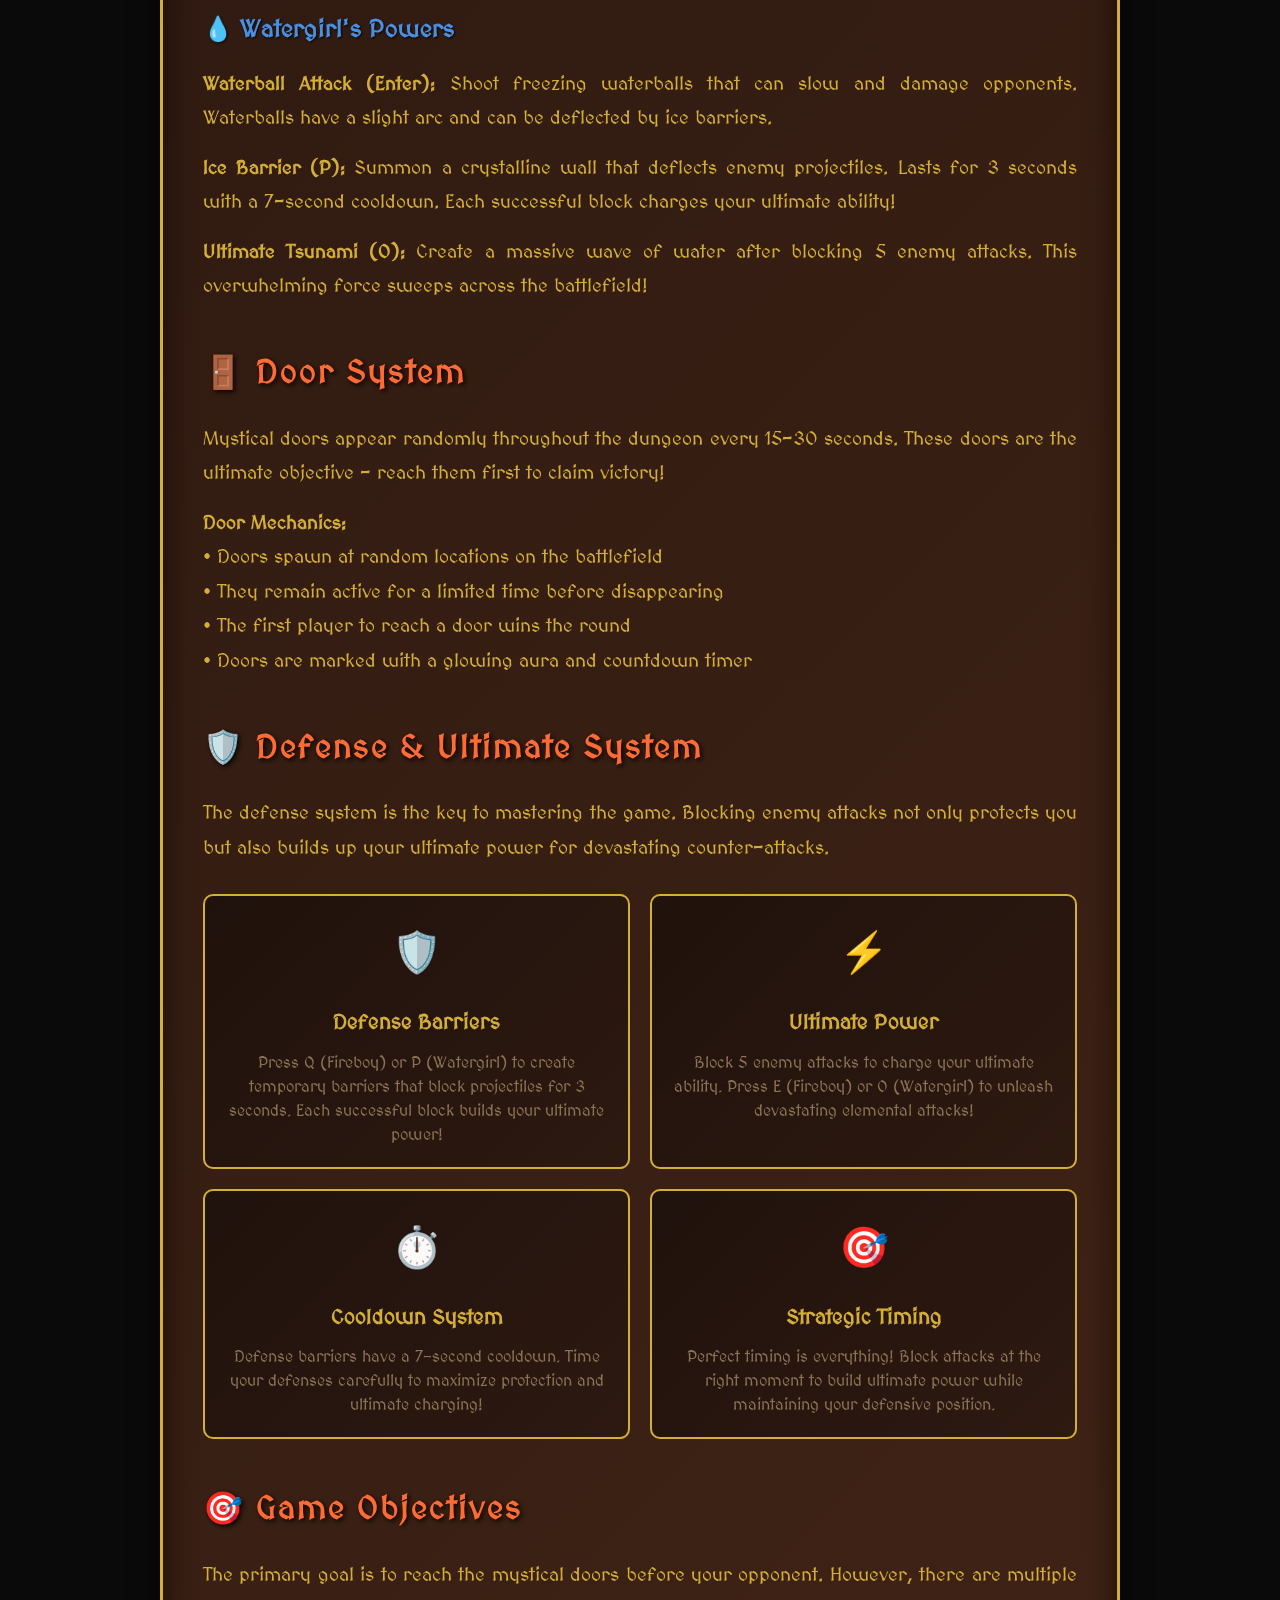
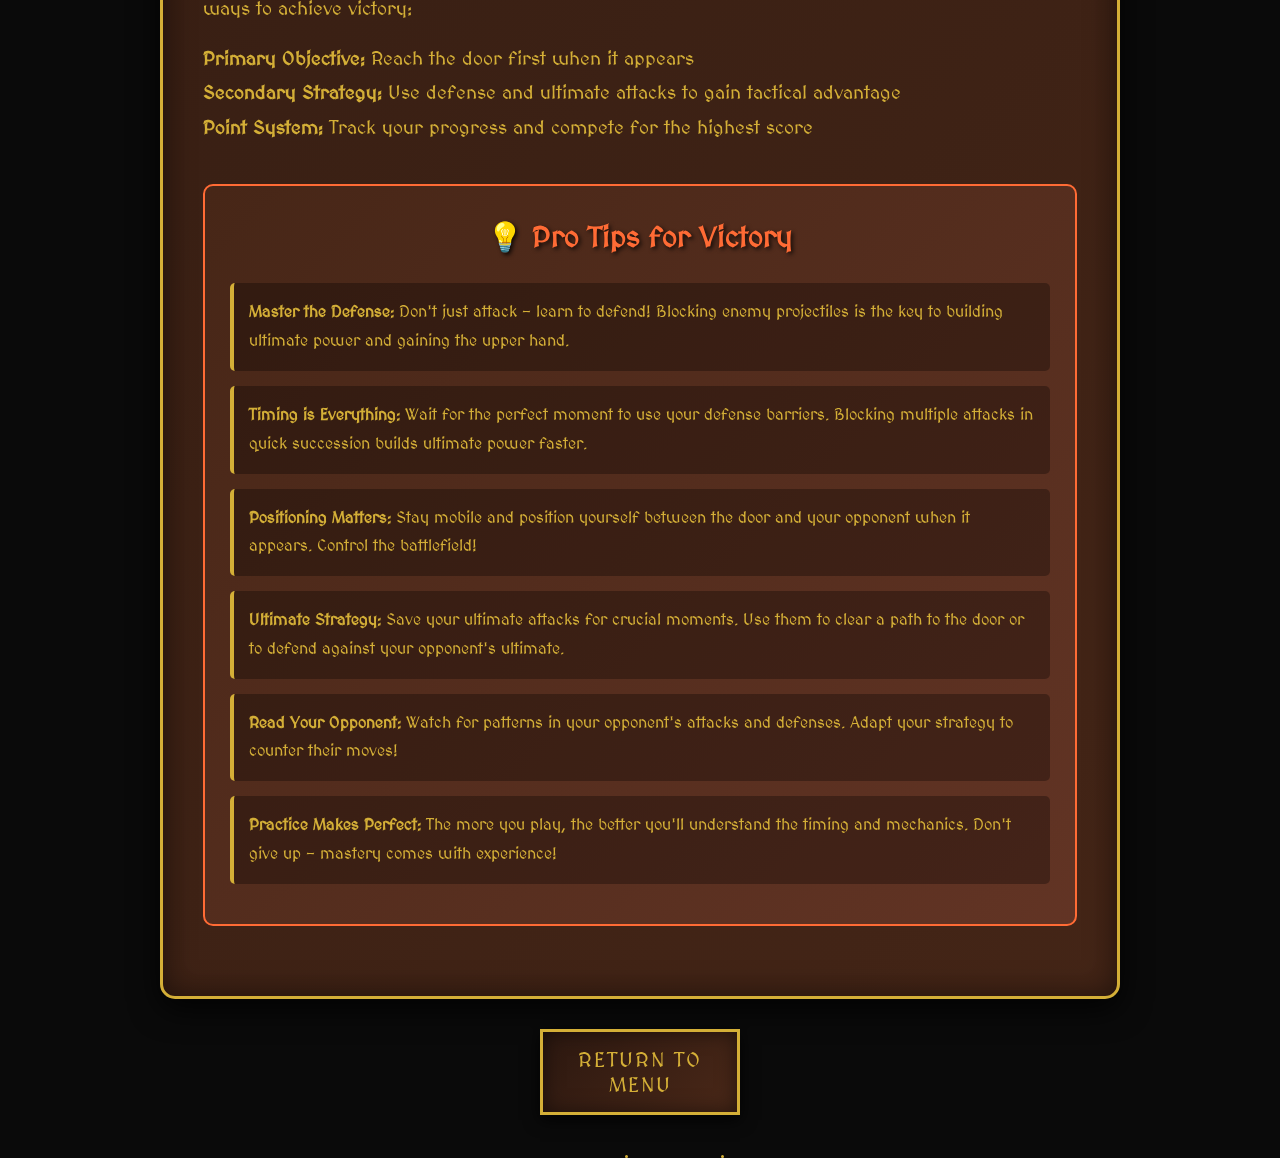
<file: how-to-play.html>
<!DOCTYPE html>
<html lang="en">
<head>
    <meta charset="UTF-8">
    <meta name="viewport" content="width=device-width, initial-scale=1.0">
    <title>Fireboy vs Watergirl - How to Play</title>
    <style>
        @import url('https://fonts.googleapis.com/css2?family=MedievalSharp&display=swap');
        
        * {
            margin: 0;
            padding: 0;
            box-sizing: border-box;
        }

        body {
            font-family: 'MedievalSharp', cursive;
            background: #0a0a0a;
            color: #d4af37;
            overflow-x: hidden;
            position: relative;
            min-height: 100vh;
        }

        /* Animated dungeon background */
        .dungeon-bg {
            position: fixed;
            top: 0;
            left: 0;
            width: 100%;
            height: 100%;
            background: 
                linear-gradient(rgba(0,0,0,0.7), rgba(0,0,0,0.9)),
                repeating-linear-gradient(
                    90deg,
                    #1a1a1a 0px,
                    #2a2a2a 20px,
                    #1a1a1a 40px
                ),
                repeating-linear-gradient(
                    0deg,
                    #1a1a1a 0px,
                    #2a2a2a 20px,
                    #1a1a1a 40px
                );
            animation: dungeonPulse 10s ease-in-out infinite;
        }

        @keyframes dungeonPulse {
            0%, 100% { filter: brightness(0.8); }
            50% { filter: brightness(1.2); }
        }

        /* Torch effects */
        .torch {
            position: absolute;
            width: 60px;
            height: 120px;
        }

        .torch-left {
            top: 20%;
            left: 5%;
        }

        .torch-right {
            top: 20%;
            right: 5%;
        }

        .flame {
            width: 40px;
            height: 60px;
            margin: 0 auto;
            background: radial-gradient(ellipse at bottom, #ff6b35, #ff8c42, transparent);
            border-radius: 50% 50% 50% 50% / 60% 60% 40% 40%;
            animation: flicker 1.5s ease-in-out infinite;
            filter: blur(2px);
            box-shadow: 0 0 40px #ff6b35, 0 0 80px #ff8c42;
        }

        @keyframes flicker {
            0%, 100% { 
                transform: scale(1) rotate(-2deg); 
                filter: blur(2px) brightness(1);
            }
            25% { 
                transform: scale(1.1) rotate(2deg); 
                filter: blur(1px) brightness(1.3);
            }
            50% { 
                transform: scale(0.95) rotate(-1deg); 
                filter: blur(3px) brightness(0.9);
            }
            75% { 
                transform: scale(1.05) rotate(1deg); 
                filter: blur(2px) brightness(1.1);
            }
        }

        .torch-holder {
            width: 30px;
            height: 60px;
            background: linear-gradient(#654321, #8B4513);
            margin: 0 auto;
            border: 2px solid #4a3020;
        }

        .container {
            position: relative;
            z-index: 10;
            max-width: 1000px;
            margin: 0 auto;
            padding: 40px 20px;
            animation: fadeIn 2s ease-in;
        }

        @keyframes fadeIn {
            from { opacity: 0; transform: translateY(20px); }
            to { opacity: 1; transform: translateY(0); }
        }

        .header {
            text-align: center;
            margin-bottom: 50px;
        }

        .title {
            font-size: 3.5em;
            background: linear-gradient(45deg, #ff6b35, #4a90e2);
            background-clip: text;
            -webkit-background-clip: text;
            -webkit-text-fill-color: transparent;
            text-shadow: 0 0 30px rgba(255, 107, 53, 0.5), 0 0 60px rgba(74, 144, 226, 0.5);
            animation: titleGlow 3s ease-in-out infinite;
            letter-spacing: 3px;
            margin-bottom: 20px;
        }

        @keyframes titleGlow {
            0%, 100% { filter: brightness(1); }
            50% { filter: brightness(1.3); }
        }

        .subtitle {
            font-size: 1.5em;
            color: #8B7355;
            letter-spacing: 5px;
        }

        .instructions-content {
            background: linear-gradient(135deg, rgba(44, 24, 16, 0.9), rgba(74, 40, 24, 0.9));
            border: 3px solid #d4af37;
            border-radius: 15px;
            padding: 40px;
            margin-bottom: 30px;
            box-shadow: 
                inset 0 0 30px rgba(0,0,0,0.5),
                0 10px 30px rgba(0,0,0,0.8);
            line-height: 1.8;
        }

        .instruction-section {
            margin-bottom: 40px;
        }

        .instruction-section h2 {
            color: #ff6b35;
            font-size: 2em;
            margin-bottom: 20px;
            text-shadow: 2px 2px 4px rgba(0,0,0,0.8);
            letter-spacing: 2px;
        }

        .instruction-section h3 {
            color: #4a90e2;
            font-size: 1.5em;
            margin-bottom: 15px;
            margin-top: 25px;
            text-shadow: 1px 1px 2px rgba(0,0,0,0.8);
        }

        .instruction-section p {
            font-size: 1.2em;
            margin-bottom: 15px;
            text-align: justify;
        }

        .controls-grid {
            display: grid;
            grid-template-columns: 1fr 1fr;
            gap: 30px;
            margin: 30px 0;
        }

        .player-controls {
            background: linear-gradient(135deg, rgba(26, 15, 10, 0.8), rgba(42, 24, 16, 0.8));
            border: 2px solid #d4af37;
            border-radius: 10px;
            padding: 25px;
        }

        .player-title {
            font-size: 1.8em;
            text-align: center;
            margin-bottom: 20px;
            text-shadow: 2px 2px 4px rgba(0,0,0,0.8);
        }

        .fireboy-title {
            color: #ff6b35;
        }

        .watergirl-title {
            color: #4a90e2;
        }

        .control-group {
            margin-bottom: 20px;
        }

        .control-label {
            font-size: 1.2em;
            font-weight: bold;
            margin-bottom: 10px;
            color: #d4af37;
        }

        .keyboard-keys {
            display: flex;
            flex-direction: column;
            gap: 10px;
        }

        .key-row {
            display: flex;
            justify-content: center;
            gap: 5px;
        }

        .key {
            background: linear-gradient(135deg, #2c1810, #4a2818);
            border: 2px solid #d4af37;
            color: #d4af37;
            padding: 8px 12px;
            font-size: 1em;
            font-family: 'MedievalSharp', cursive;
            border-radius: 5px;
            min-width: 40px;
            text-align: center;
            box-shadow: 
                inset 0 0 10px rgba(0,0,0,0.5),
                0 2px 5px rgba(0,0,0,0.8);
        }

        .key-space {
            min-width: 80px;
        }

        .key-enter {
            min-width: 60px;
        }

        .game-features {
            display: grid;
            grid-template-columns: repeat(auto-fit, minmax(300px, 1fr));
            gap: 20px;
            margin: 30px 0;
        }

        .feature-card {
            background: linear-gradient(135deg, rgba(26, 15, 10, 0.8), rgba(42, 24, 16, 0.8));
            border: 2px solid #d4af37;
            border-radius: 10px;
            padding: 20px;
            text-align: center;
        }

        .feature-icon {
            font-size: 2.5em;
            margin-bottom: 15px;
        }

        .feature-title {
            font-size: 1.3em;
            color: #d4af37;
            margin-bottom: 10px;
            font-weight: bold;
        }

        .feature-description {
            font-size: 1em;
            color: #8B7355;
            line-height: 1.5;
        }

        .tips-section {
            background: linear-gradient(135deg, rgba(74, 40, 24, 0.8), rgba(106, 56, 40, 0.8));
            border: 2px solid #ff6b35;
            border-radius: 10px;
            padding: 25px;
            margin: 30px 0;
        }

        .tips-title {
            color: #ff6b35;
            font-size: 1.8em;
            text-align: center;
            margin-bottom: 20px;
            text-shadow: 2px 2px 4px rgba(0,0,0,0.8);
        }

        .tip-item {
            background: rgba(0,0,0,0.3);
            border-left: 4px solid #d4af37;
            padding: 15px;
            margin: 15px 0;
            border-radius: 5px;
        }

        .tip-item strong {
            color: #d4af37;
        }

        .back-button {
            background: linear-gradient(135deg, #2c1810, #4a2818);
            border: 3px solid #d4af37;
            color: #d4af37;
            padding: 15px 30px;
            font-size: 1.3em;
            font-family: 'MedievalSharp', cursive;
            cursor: pointer;
            position: relative;
            overflow: hidden;
            transition: all 0.3s ease;
            text-transform: uppercase;
            letter-spacing: 2px;
            box-shadow: 
                inset 0 0 20px rgba(0,0,0,0.5),
                0 5px 15px rgba(0,0,0,0.8);
            display: block;
            margin: 0 auto;
            width: 200px;
            text-align: center;
        }

        .back-button::before {
            content: '';
            position: absolute;
            top: 0;
            left: -100%;
            width: 100%;
            height: 100%;
            background: linear-gradient(90deg, transparent, rgba(212, 175, 55, 0.3), transparent);
            transition: left 0.5s ease;
        }

        .back-button:hover::before {
            left: 100%;
        }

        .back-button:hover {
            background: linear-gradient(135deg, #4a2818, #6a3828);
            transform: translateY(-2px);
            box-shadow: 
                inset 0 0 30px rgba(212, 175, 55, 0.2),
                0 8px 20px rgba(0,0,0,0.9);
            text-shadow: 0 0 10px rgba(212, 175, 55, 0.8);
        }

        .back-button:active {
            transform: translateY(0);
        }

        /* Particle effects */
        .particle {
            position: absolute;
            width: 3px;
            height: 3px;
            background: #d4af37;
            pointer-events: none;
            border-radius: 50%;
            animation: float-up 4s linear infinite;
        }

        @keyframes float-up {
            0% {
                transform: translateY(100vh) translateX(0);
                opacity: 0;
            }
            10% {
                opacity: 1;
            }
            90% {
                opacity: 1;
            }
            100% {
                transform: translateY(-100vh) translateX(50px);
                opacity: 0;
            }
        }

        @media (max-width: 768px) {
            .controls-grid {
                grid-template-columns: 1fr;
            }
            
            .game-features {
                grid-template-columns: 1fr;
            }
        }
    </style>
</head>
<body>
    <div class="dungeon-bg"></div>
    
    <!-- Torches -->
    <div class="torch torch-left">
        <div class="flame"></div>
        <div class="torch-holder"></div>
    </div>
    <div class="torch torch-right">
        <div class="flame"></div>
        <div class="torch-holder"></div>
    </div>
    
    <div class="container">
        <div class="header">
            <h1 class="title">HOW TO PLAY</h1>
            <p class="subtitle">MASTER THE ELEMENTAL ARTS</p>
        </div>
        
        <div class="instructions-content">
            <div class="instruction-section">
                <h2>🎮 Basic Controls</h2>
                <p>
                    Master the controls of both elemental warriors to dominate the battlefield. 
                    Each character has unique abilities that require different strategies to master.
                </p>
                
                <div class="controls-grid">
                    <div class="player-controls">
                        <h3 class="player-title fireboy-title">🔥 Fireboy Controls</h3>
                        
                        <div class="control-group">
                            <div class="control-label">Movement</div>
                            <div class="keyboard-keys">
                                <div class="key-row">
                                    <div class="key key-w">W</div>
                                </div>
                                <div class="key-row">
                                    <div class="key key-a">A</div>
                                    <div class="key key-s">S</div>
                                    <div class="key key-d">D</div>
                                </div>
                            </div>
                        </div>
                        
                        <div class="control-group">
                            <div class="control-label">Attack</div>
                            <div class="keyboard-keys">
                                <div class="key-row">
                                    <div class="key key-space key-space">Space</div>
                                </div>
                            </div>
                        </div>
                        
                        <div class="control-group">
                            <div class="control-label">Defense</div>
                            <div class="keyboard-keys">
                                <div class="key-row">
                                    <div class="key key-q">Q</div>
                                </div>
                            </div>
                        </div>
                        
                        <div class="control-group">
                            <div class="control-label">Ultimate</div>
                            <div class="keyboard-keys">
                                <div class="key-row">
                                    <div class="key key-e">E</div>
                                </div>
                            </div>
                        </div>
                    </div>
                    
                    <div class="player-controls">
                        <h3 class="player-title watergirl-title">💧 Watergirl Controls</h3>
                        
                        <div class="control-group">
                            <div class="control-label">Movement</div>
                            <div class="keyboard-keys">
                                <div class="key-row">
                                    <div class="key key-up">↑</div>
                                </div>
                                <div class="key-row">
                                    <div class="key key-left">←</div>
                                    <div class="key key-down">↓</div>
                                    <div class="key key-right">→</div>
                                </div>
                            </div>
                        </div>
                        
                        <div class="control-group">
                            <div class="control-label">Attack</div>
                            <div class="keyboard-keys">
                                <div class="key-row">
                                    <div class="key key-enter key-enter">Enter</div>
                                </div>
                            </div>
                        </div>
                        
                        <div class="control-group">
                            <div class="control-label">Defense</div>
                            <div class="keyboard-keys">
                                <div class="key-row">
                                    <div class="key key-p">P</div>
                                </div>
                            </div>
                        </div>
                        
                        <div class="control-group">
                            <div class="control-label">Ultimate</div>
                            <div class="keyboard-keys">
                                <div class="key-row">
                                    <div class="key key-o">O</div>
                                </div>
                            </div>
                        </div>
                    </div>
                </div>
            </div>

            <div class="instruction-section">
                <h2>⚔️ Combat System</h2>
                <p>
                    The battle system revolves around projectiles, defense, and ultimate abilities. 
                    Understanding each component is crucial for victory.
                </p>
                
                <h3>🔥 Fireboy's Arsenal</h3>
                <p>
                    <strong>Fireball Attack (Space):</strong> Launch scorching fireballs that deal damage on impact. 
                    Fireballs travel in a straight line and can be blocked by defense barriers.
                </p>
                <p>
                    <strong>Defense Barrier (Q):</strong> Create a temporary wall of molten rock that blocks incoming projectiles. 
                    Lasts for 3 seconds with a 7-second cooldown. Each successful block builds your ultimate power!
                </p>
                <p>
                    <strong>Ultimate Inferno (E):</strong> Unleash a devastating blast of fire after blocking 5 enemy attacks. 
                    This powerful ability can turn the tide of battle in an instant!
                </p>
                
                <h3>💧 Watergirl's Powers</h3>
                <p>
                    <strong>Waterball Attack (Enter):</strong> Shoot freezing waterballs that can slow and damage opponents. 
                    Waterballs have a slight arc and can be deflected by ice barriers.
                </p>
                <p>
                    <strong>Ice Barrier (P):</strong> Summon a crystalline wall that deflects enemy projectiles. 
                    Lasts for 3 seconds with a 7-second cooldown. Each successful block charges your ultimate ability!
                </p>
                <p>
                    <strong>Ultimate Tsunami (O):</strong> Create a massive wave of water after blocking 5 enemy attacks. 
                    This overwhelming force sweeps across the battlefield!
                </p>
            </div>

            <div class="instruction-section">
                <h2>🚪 Door System</h2>
                <p>
                    Mystical doors appear randomly throughout the dungeon every 15-30 seconds. 
                    These doors are the ultimate objective - reach them first to claim victory!
                </p>
                <p>
                    <strong>Door Mechanics:</strong><br>
                    • Doors spawn at random locations on the battlefield<br>
                    • They remain active for a limited time before disappearing<br>
                    • The first player to reach a door wins the round<br>
                    • Doors are marked with a glowing aura and countdown timer
                </p>
            </div>

            <div class="instruction-section">
                <h2>🛡️ Defense & Ultimate System</h2>
                <p>
                    The defense system is the key to mastering the game. Blocking enemy attacks not only protects you 
                    but also builds up your ultimate power for devastating counter-attacks.
                </p>
                
                <div class="game-features">
                    <div class="feature-card">
                        <div class="feature-icon">🛡️</div>
                        <div class="feature-title">Defense Barriers</div>
                        <div class="feature-description">
                            Press Q (Fireboy) or P (Watergirl) to create temporary barriers that block projectiles for 3 seconds. 
                            Each successful block builds your ultimate power!
                        </div>
                    </div>
                    
                    <div class="feature-card">
                        <div class="feature-icon">⚡</div>
                        <div class="feature-title">Ultimate Power</div>
                        <div class="feature-description">
                            Block 5 enemy attacks to charge your ultimate ability. 
                            Press E (Fireboy) or O (Watergirl) to unleash devastating elemental attacks!
                        </div>
                    </div>
                    
                    <div class="feature-card">
                        <div class="feature-icon">⏱️</div>
                        <div class="feature-title">Cooldown System</div>
                        <div class="feature-description">
                            Defense barriers have a 7-second cooldown. 
                            Time your defenses carefully to maximize protection and ultimate charging!
                        </div>
                    </div>
                    
                    <div class="feature-card">
                        <div class="feature-icon">🎯</div>
                        <div class="feature-title">Strategic Timing</div>
                        <div class="feature-description">
                            Perfect timing is everything! Block attacks at the right moment to build ultimate power 
                            while maintaining your defensive position.
                        </div>
                    </div>
                </div>
            </div>

            <div class="instruction-section">
                <h2>🎯 Game Objectives</h2>
                <p>
                    The primary goal is to reach the mystical doors before your opponent. 
                    However, there are multiple ways to achieve victory:
                </p>
                <p>
                    <strong>Primary Objective:</strong> Reach the door first when it appears<br>
                    <strong>Secondary Strategy:</strong> Use defense and ultimate attacks to gain tactical advantage<br>
                    <strong>Point System:</strong> Track your progress and compete for the highest score
                </p>
            </div>

            <div class="tips-section">
                <h2 class="tips-title">💡 Pro Tips for Victory</h2>
                
                <div class="tip-item">
                    <strong>Master the Defense:</strong> Don't just attack - learn to defend! 
                    Blocking enemy projectiles is the key to building ultimate power and gaining the upper hand.
                </div>
                
                <div class="tip-item">
                    <strong>Timing is Everything:</strong> Wait for the perfect moment to use your defense barriers. 
                    Blocking multiple attacks in quick succession builds ultimate power faster.
                </div>
                
                <div class="tip-item">
                    <strong>Positioning Matters:</strong> Stay mobile and position yourself between the door and your opponent 
                    when it appears. Control the battlefield!
                </div>
                
                <div class="tip-item">
                    <strong>Ultimate Strategy:</strong> Save your ultimate attacks for crucial moments. 
                    Use them to clear a path to the door or to defend against your opponent's ultimate.
                </div>
                
                <div class="tip-item">
                    <strong>Read Your Opponent:</strong> Watch for patterns in your opponent's attacks and defenses. 
                    Adapt your strategy to counter their moves!
                </div>
                
                <div class="tip-item">
                    <strong>Practice Makes Perfect:</strong> The more you play, the better you'll understand the timing 
                    and mechanics. Don't give up - mastery comes with experience!
                </div>
            </div>
        </div>
        
        <button class="back-button" onclick="goBack()">Return to Menu</button>
    </div>

    <script>
        // Create floating particles
        function createParticle() {
            const particle = document.createElement('div');
            particle.className = 'particle';
            particle.style.left = Math.random() * window.innerWidth + 'px';
            particle.style.animationDelay = Math.random() * 4 + 's';
            particle.style.animationDuration = (4 + Math.random() * 2) + 's';
            document.body.appendChild(particle);
            
            setTimeout(() => {
                particle.remove();
            }, 6000);
        }
        
        // Create particles periodically
        setInterval(createParticle, 300);
        
        function goBack() {
            window.location.href = 'index.html';
        }
    </script>
</body>
</html>
</file>
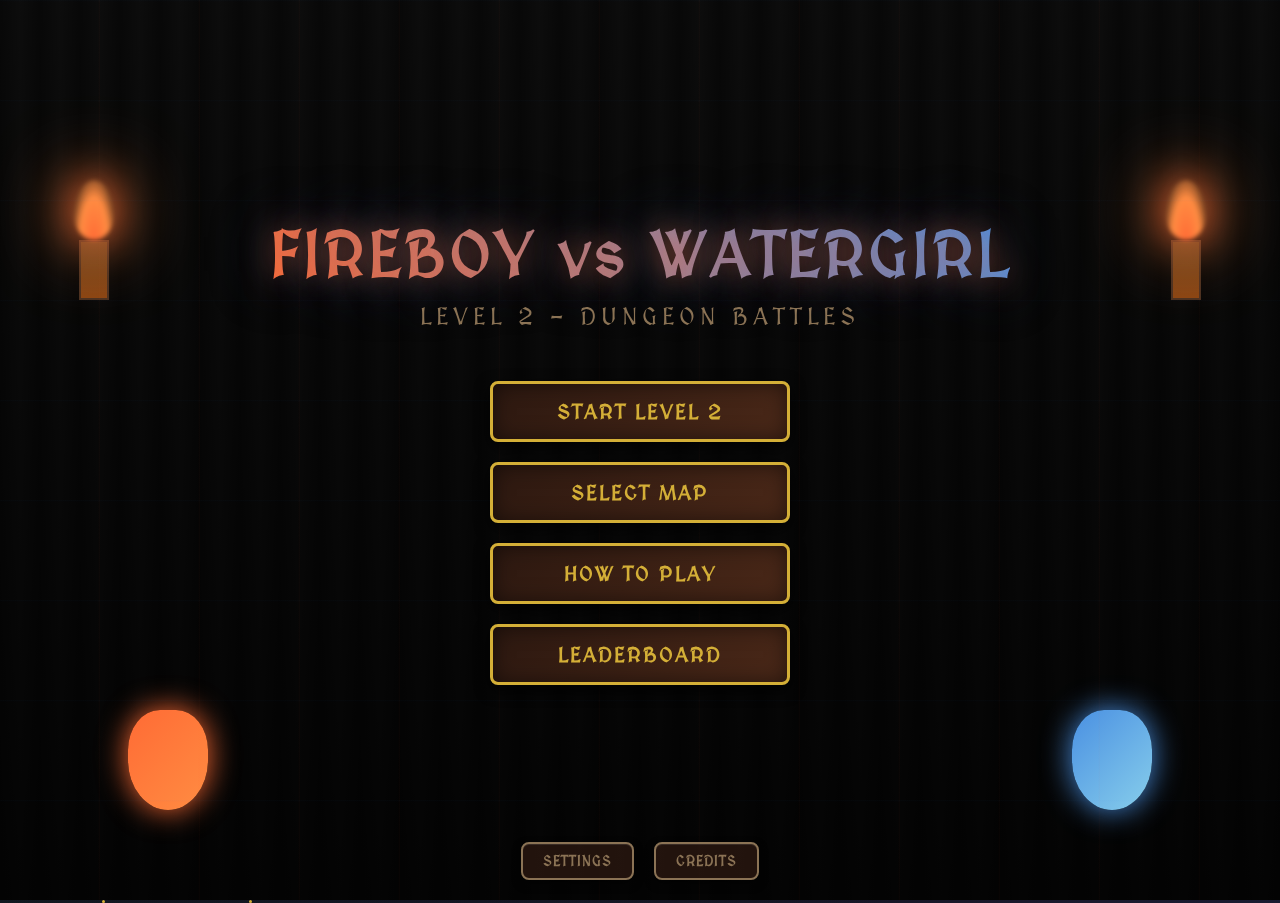
<file: level2.html>
<!DOCTYPE html>
<html lang="en">
  <head>
    <meta charset="UTF-8" />
    <meta name="viewport" content="width=device-width, initial-scale=1.0" />
    <title>Fireboy vs Watergirl - Level 2: Battle Arena</title>
    <link rel="stylesheet" href="styles.css" />
    <style>
      /* Main Menu Styles */
      @import url("https://fonts.googleapis.com/css2?family=MedievalSharp&display=swap");

      .screen {
        position: fixed;
        top: 0;
        left: 0;
        width: 100%;
        height: 100%;
        display: flex;
        flex-direction: column;
      }

      .screen.hidden {
        display: none;
      }

      #mainMenu {
        font-family: "MedievalSharp", cursive;
        background: #0a0a0a;
        color: #d4af37;
        overflow: hidden;
        position: relative;
      }

      /* Animated dungeon background */
      .dungeon-bg {
        position: absolute;
        top: 0;
        left: 0;
        width: 100%;
        height: 100%;
        background: linear-gradient(rgba(0, 0, 0, 0.7), rgba(0, 0, 0, 0.9)),
          repeating-linear-gradient(
            90deg,
            #1a1a1a 0px,
            #2a2a2a 20px,
            #1a1a1a 40px
          ),
          repeating-linear-gradient(
            0deg,
            #1a1a1a 0px,
            #2a2a2a 20px,
            #1a1a1a 40px
          );
        animation: dungeonPulse 10s ease-in-out infinite;
      }

      @keyframes dungeonPulse {
        0%,
        100% {
          filter: brightness(0.8);
        }
        50% {
          filter: brightness(1.2);
        }
      }

      /* Torch effects */
      .torch {
        position: absolute;
        width: 60px;
        height: 120px;
      }

      .torch-left {
        top: 20%;
        left: 5%;
      }

      .torch-right {
        top: 20%;
        right: 5%;
      }

      .flame {
        width: 40px;
        height: 60px;
        margin: 0 auto;
        background: radial-gradient(
          ellipse at bottom,
          #ff6b35,
          #ff8c42,
          transparent
        );
        border-radius: 50% 50% 50% 50% / 60% 60% 40% 40%;
        animation: flicker 1.5s ease-in-out infinite;
        filter: blur(2px);
        box-shadow: 0 0 40px #ff6b35, 0 0 80px #ff8c42;
      }

      @keyframes flicker {
        0%,
        100% {
          transform: scale(1) rotate(-2deg);
          filter: blur(2px) brightness(1);
        }
        25% {
          transform: scale(1.1) rotate(2deg);
          filter: blur(1px) brightness(1.3);
        }
        50% {
          transform: scale(0.95) rotate(-1deg);
          filter: blur(3px) brightness(0.9);
        }
        75% {
          transform: scale(1.05) rotate(1deg);
          filter: blur(2px) brightness(1.1);
        }
      }

      .torch-holder {
        width: 30px;
        height: 60px;
        background: linear-gradient(#654321, #8b4513);
        margin: 0 auto;
        border: 2px solid #4a3020;
      }

      /* Main container */
      .main-container {
        position: relative;
        z-index: 10;
        display: flex;
        flex-direction: column;
        align-items: center;
        justify-content: center;
        height: 100vh;
        animation: fadeIn 2s ease-in;
      }

      @keyframes fadeIn {
        from {
          opacity: 0;
          transform: translateY(20px);
        }
        to {
          opacity: 1;
          transform: translateY(0);
        }
      }

      /* Title styling */
      .game-title {
        text-align: center;
        margin-bottom: 50px;
        position: relative;
      }

      .title-main {
        font-size: 4em;
        background: linear-gradient(45deg, #ff6b35, #4a90e2);
        background-clip: text;
        -webkit-background-clip: text;
        -webkit-text-fill-color: transparent;
        text-shadow: 0 0 30px rgba(255, 107, 53, 0.5),
          0 0 60px rgba(74, 144, 226, 0.5);
        animation: titleGlow 3s ease-in-out infinite;
        letter-spacing: 3px;
      }

      @keyframes titleGlow {
        0%,
        100% {
          filter: brightness(1);
        }
        50% {
          filter: brightness(1.3);
        }
      }

      .title-sub {
        font-size: 1.5em;
        color: #8b7355;
        margin-top: 10px;
        letter-spacing: 5px;
      }

      /* Menu buttons */
      .menu-buttons {
        display: flex;
        flex-direction: column;
        gap: 20px;
        width: 300px;
      }

      .menu-btn {
        background: linear-gradient(135deg, #2c1810, #4a2818);
        border: 3px solid #d4af37;
        color: #d4af37;
        padding: 15px 30px;
        font-size: 1.3em;
        font-family: "MedievalSharp", cursive;
        cursor: pointer;
        position: relative;
        overflow: hidden;
        transition: all 0.3s ease;
        text-transform: uppercase;
        letter-spacing: 2px;
        box-shadow: inset 0 0 20px rgba(0, 0, 0, 0.5),
          0 5px 15px rgba(0, 0, 0, 0.8);
      }

      .menu-btn::before {
        content: "";
        position: absolute;
        top: 0;
        left: -100%;
        width: 100%;
        height: 100%;
        background: linear-gradient(
          90deg,
          transparent,
          rgba(212, 175, 55, 0.3),
          transparent
        );
        transition: left 0.5s ease;
      }

      .menu-btn:hover::before {
        left: 100%;
      }

      .menu-btn:hover {
        background: linear-gradient(135deg, #4a2818, #6a3828);
        transform: translateY(-2px);
        box-shadow: inset 0 0 30px rgba(212, 175, 55, 0.2),
          0 8px 20px rgba(0, 0, 0, 0.9);
        text-shadow: 0 0 10px rgba(212, 175, 55, 0.8);
      }

      .menu-btn:active {
        transform: translateY(0);
      }

      /* Character sprites */
      .characters {
        position: absolute;
        bottom: 10%;
        width: 100%;
        display: flex;
        justify-content: space-between;
        padding: 0 10%;
      }

      .character {
        width: 80px;
        height: 100px;
        animation: characterFloat 3s ease-in-out infinite;
      }

      .character.fireboy {
        background: linear-gradient(135deg, #ff6b35, #ff8c42);
        border-radius: 40% 40% 50% 50%;
        box-shadow: 0 0 30px #ff6b35;
        animation-delay: 0s;
      }

      .character.watergirl {
        background: linear-gradient(135deg, #4a90e2, #87ceeb);
        border-radius: 40% 40% 50% 50%;
        box-shadow: 0 0 30px #4a90e2;
        animation-delay: 1.5s;
      }

      @keyframes characterFloat {
        0%,
        100% {
          transform: translateY(0);
        }
        50% {
          transform: translateY(-20px);
        }
      }

      /* Settings and credits */
      .bottom-buttons {
        position: absolute;
        bottom: 20px;
        display: flex;
        gap: 20px;
      }

      .small-btn {
        background: rgba(42, 24, 16, 0.8);
        border: 2px solid #8b7355;
        color: #8b7355;
        padding: 8px 20px;
        font-size: 0.9em;
        font-family: "MedievalSharp", cursive;
        cursor: pointer;
        transition: all 0.3s ease;
      }

      .small-btn:hover {
        background: rgba(74, 40, 24, 0.9);
        color: #d4af37;
        border-color: #d4af37;
      }

      /* Particle effects */
      .particle {
        position: absolute;
        width: 3px;
        height: 3px;
        background: #d4af37;
        pointer-events: none;
        border-radius: 50%;
        animation: float-up 4s linear infinite;
      }

      @keyframes float-up {
        0% {
          transform: translateY(100vh) translateX(0);
          opacity: 0;
        }
        10% {
          opacity: 1;
        }
        90% {
          opacity: 1;
        }
        100% {
          transform: translateY(-100vh) translateX(50px);
          opacity: 0;
        }
      }

      /* Pause Menu Styles */
      #pauseMenu {
        position: fixed;
        top: 0;
        left: 0;
        width: 100%;
        height: 100%;
        background: rgba(0, 0, 0, 0.8);
        display: flex;
        align-items: center;
        justify-content: center;
        z-index: 1000;
        font-family: "MedievalSharp", cursive;
      }

      #pauseContent {
        background: linear-gradient(135deg, #2c1810, #4a2818);
        border: 3px solid #d4af37;
        border-radius: 15px;
        padding: 40px;
        text-align: center;
        box-shadow: inset 0 0 30px rgba(0, 0, 0, 0.5),
          0 10px 30px rgba(0, 0, 0, 0.8);
        animation: pauseSlideIn 0.3s ease-out;
      }

      @keyframes pauseSlideIn {
        from {
          opacity: 0;
          transform: scale(0.8) translateY(-50px);
        }
        to {
          opacity: 1;
          transform: scale(1) translateY(0);
        }
      }

      #pauseContent h2 {
        color: #d4af37;
        font-size: 2.5em;
        margin-bottom: 30px;
        text-shadow: 2px 2px 4px rgba(0, 0, 0, 0.8);
        letter-spacing: 2px;
      }

      .pause-buttons {
        display: flex;
        flex-direction: column;
        gap: 15px;
        width: 250px;
      }

      .pause-btn {
        background: linear-gradient(135deg, #1a0f0a, #2a1810);
        border: 2px solid #d4af37;
        color: #d4af37;
        padding: 12px 25px;
        font-size: 1.1em;
        font-family: "MedievalSharp", cursive;
        cursor: pointer;
        transition: all 0.3s ease;
        text-transform: uppercase;
        letter-spacing: 1px;
        position: relative;
        overflow: hidden;
      }

      .pause-btn::before {
        content: "";
        position: absolute;
        top: 0;
        left: -100%;
        width: 100%;
        height: 100%;
        background: linear-gradient(
          90deg,
          transparent,
          rgba(212, 175, 55, 0.2),
          transparent
        );
        transition: left 0.5s ease;
      }

      .pause-btn:hover::before {
        left: 100%;
      }

      .pause-btn:hover {
        background: linear-gradient(135deg, #2a1810, #3a2420);
        transform: translateY(-2px);
        box-shadow: inset 0 0 20px rgba(212, 175, 55, 0.1),
          0 5px 15px rgba(0, 0, 0, 0.6);
        text-shadow: 0 0 8px rgba(212, 175, 55, 0.6);
      }

      .pause-btn:active {
        transform: translateY(0);
      }
    </style>
  </head>
  <body>
    <!-- Main Menu Screen -->
    <div id="mainMenu" class="screen">
      <div class="dungeon-bg"></div>

      <!-- Torches -->
      <div class="torch torch-left">
        <div class="flame"></div>
        <div class="torch-holder"></div>
      </div>
      <div class="torch torch-right">
        <div class="flame"></div>
        <div class="torch-holder"></div>
      </div>

      <div class="main-container">
        <div class="game-title">
          <h1 class="title-main">FIREBOY vs WATERGIRL</h1>
          <p class="title-sub">LEVEL 2 - DUNGEON BATTLES</p>
        </div>

        <div class="menu-buttons">
          <button class="menu-btn" onclick="startGame()">
            Start Level 2
          </button>
          <button class="menu-btn" onclick="selectMap()">Select Map</button>

          <button class="menu-btn" onclick="showInstructions()">
            How to Play
          </button>
          <button class="menu-btn" onclick="showLeaderboard()">
            Leaderboard
          </button>
        </div>

        <div class="bottom-buttons">
          <button class="small-btn" onclick="showSettings()">Settings</button>
          <button class="small-btn" onclick="showCredits()">Credits</button>
        </div>
      </div>

      <div class="characters">
        <div class="character fireboy"></div>
        <div class="character watergirl"></div>
      </div>
    </div>

    <!-- Game Screen -->
    <div id="gameContainer" class="screen hidden">
      <div id="gameHeader">
        <h1>Fireboy vs Watergirl - Level 2</h1>
        <div id="gameInfo">
          <div id="levelInfo">Level: <span id="currentLevel">2</span></div>
          <div id="modeInfo">
            Mode: <span id="currentMode">Competitive</span>
          </div>
          <div id="scoreInfo">
            <span id="fireboyScore">Fireboy: 0</span>
            <span id="watergirlScore">Watergirl: 0</span>
          </div>
        </div>
      </div>

      <div id="gameArea">
        <canvas id="gameCanvas" width="1000" height="600"></canvas>
        <div id="gameUI">
          <div id="instructions">
            <h3>Controls:</h3>

            <!-- Fireboy Controls -->
            <div class="player-controls">
              <h4 class="player-title fireboy-title">🔥 Fireboy</h4>
              <div class="control-group">
                <div class="control-label">Movement</div>
                <div class="keyboard-keys">
                  <div class="key-row">
                    <div class="key key-w">W</div>
                  </div>
                  <div class="key-row">
                    <div class="key key-a">A</div>
                    <div class="key key-s">S</div>
                    <div class="key key-d">D</div>
                  </div>
                </div>
              </div>
              <div class="control-group">
                <div class="control-label">Attack</div>
                <div class="keyboard-keys">
                  <div class="key key-space">Space</div>
                </div>
              </div>
              <div class="control-group">
                <div class="control-label">Defense</div>
                <div class="keyboard-keys">
                  <div class="key key-q">Q</div>
                </div>
              </div>
              <div class="control-group">
                <div class="control-label">Ultimate</div>
                <div class="keyboard-keys">
                  <div class="key key-e">E</div>
                </div>
              </div>
            </div>

            <!-- Watergirl Controls -->
            <div class="player-controls">
              <h4 class="player-title watergirl-title">💧 Watergirl</h4>
              <div class="control-group">
                <div class="control-label">Movement</div>
                <div class="keyboard-keys">
                  <div class="key-row">
                    <div class="key key-up">↑</div>
                  </div>
                  <div class="key-row">
                    <div class="key key-left">←</div>
                    <div class="key key-down">↓</div>
                    <div class="key key-right">→</div>
                  </div>
                </div>
              </div>
              <div class="control-group">
                <div class="control-label">Attack</div>
                <div class="keyboard-keys">
                  <div class="key key-enter">Enter</div>
                </div>
              </div>
              <div class="control-group">
                <div class="control-label">Defense</div>
                <div class="keyboard-keys">
                  <div class="key key-p">P</div>
                </div>
              </div>
              <div class="control-group">
                <div class="control-label">Ultimate</div>
                <div class="keyboard-keys">
                  <div class="key key-o">O</div>
                </div>
              </div>
            </div>

            <div class="game-info">
              <p>
                <strong>Defense:</strong> Press Q/P to create a thin barrier
                that blocks projectiles for 3 seconds. 7s cooldown!
              </p>
              <p>
                <strong>Objective:</strong>
                <span id="objectiveText">Defeat your opponent!</span>
              </p>
            </div>
          </div>
        </div>
      </div>

      <div id="gameControls">
        <button id="startBtn">Start Game</button>
        <button id="pauseBtn">Pause</button>
        <button id="resetBtn">Reset Level</button>
        <button id="nextLevelBtn" style="display: none">Next Level</button>
      </div>

      <div id="gameOverScreen" class="hidden">
        <div id="gameOverContent">
          <h2 id="gameOverTitle">Game Over</h2>
          <p id="gameOverMessage">Fireboy Wins!</p>
          <button id="restartBtn">Play Again</button>
        </div>
      </div>

      <!-- Pause Menu -->
      <div id="pauseMenu" class="hidden">
        <div id="pauseContent">
          <h2>Game Paused</h2>
          <div class="pause-buttons">
            <button id="resumeBtn" class="pause-btn">Resume Game</button>
            <button id="restartPauseBtn" class="pause-btn">
              Restart Level
            </button>
            <button id="mainMenuBtn" class="pause-btn">Main Menu</button>
            <button id="settingsPauseBtn" class="pause-btn">Settings</button>
          </div>
        </div>
      </div>
    </div>

    <script src="settings.js"></script>
    <script src="pointSystem.js"></script>
    <script src="game.js"></script>

    <script>
      // Main Menu Functions
      function createParticle() {
        const particle = document.createElement("div");
        particle.className = "particle";
        particle.style.left = Math.random() * window.innerWidth + "px";
        particle.style.animationDelay = Math.random() * 4 + "s";
        particle.style.animationDuration = 4 + Math.random() * 2 + "s";
        document.body.appendChild(particle);

        setTimeout(() => {
          particle.remove();
        }, 6000);
      }

      // Create particles periodically
      setInterval(createParticle, 300);

      // Menu functions
      function startGame() {
        // Hide main menu and show game
        document.getElementById("mainMenu").classList.add("hidden");
        document.getElementById("gameContainer").classList.remove("hidden");

        // Initialize the game if not already initialized
        if (!window.game) {
          window.game = new Game();
        } else {
          // Reset game state
          window.game.currentLevel = 2;
          window.game.fireboyScore = 0;
          window.game.watergirlScore = 0;
          window.game.createLevel(window.game.currentLevel);
          window.game.gameState = "playing";
        }
      }

      function selectMap() {
        // Go to map selection
        window.location.href = "map-selection.html";
      }

      function showInstructions() {
        alert(
          "CONTROLS:\n\nFireboy:\n• WASD to move\n• Space to shoot fireball\n• Shift for Ultimate (after 5 defenses)\n• Q for Defense Barrier (3s duration, 7s cooldown)\n\nWatergirl:\n• Arrow Keys to move\n• Enter to shoot waterball\n• Shift for Ultimate (after 5 defenses)\n• P for Defense Barrier (3s duration, 7s cooldown)\n\nOBJECTIVE:\n• Collect power-ups and defeat enemies\n• Reach the doors before your opponent!\n• Block enemy projectiles to build ultimate power\n• Use defense barriers strategically!\n\nGAME FEATURES:\n• Door System: Doors spawn every 15-30 seconds\n• Defense System: Block projectiles to gain ultimate abilities\n• Ultimate Attacks: Powerful attacks after 5 successful defenses\n• Defense Barriers: Create temporary shields with Q/P keys\n• Point System: Track your progress and compete!"
        );
      }

      function showLeaderboard() {
        // Try to load scores from localStorage
        try {
          const savedProgress = localStorage.getItem("fireboyWatergirlPoints");
          if (savedProgress) {
            const data = JSON.parse(savedProgress);
            alert(
              `LEADERBOARD\n\n🔥 Fireboy\nTotal Points: ${
                data.fireboyPoints || 0
              }\nDoor Wins: ${
                data.doorWins?.fireboy || 0
              }\n\n💧 Watergirl\nTotal Points: ${
                data.watergirlPoints || 0
              }\nDoor Wins: ${data.doorWins?.watergirl || 0}\n\nTotal Rounds: ${
                data.totalRounds || 0
              }`
            );
          } else {
            alert("No scores yet! Play some games first!");
          }
        } catch (e) {
          alert("No scores yet! Play some games first!");
        }
      }

      function showSettings() {
        alert(
          "SETTINGS\n\nSound: ON ✓\nMusic: ON ✓\nParticles: ON ✓\n\n(Settings menu coming soon!)"
        );
      }

      function showCredits() {
        alert(
          "FIREBOY VS WATERGIRL\nDungeon Battles - Level 2\n\nA competitive twist on the classic game!\n\nCreated with:\n• HTML5 Canvas\n• CSS3 Animations\n• Vanilla JavaScript\n• Enhanced Combat System\n• Door & Defense Mechanics\n• Defense Barriers\n\nThank you for playing!"
        );
      }

      // Pause Menu Functions
      function showPauseMenu() {
        document.getElementById("pauseMenu").classList.remove("hidden");
        if (window.game) {
          window.game.gameState = "paused";
        }
      }

      function hidePauseMenu() {
        document.getElementById("pauseMenu").classList.add("hidden");
        if (window.game) {
          window.game.gameState = "playing";
        }
      }

      function resumeGame() {
        hidePauseMenu();
      }

      function restartFromPause() {
        hidePauseMenu();
        if (window.game) {
          window.game.resetLevel();
        }
      }

      function goToMainMenuFromPause() {
        hidePauseMenu();
        document.getElementById("gameContainer").classList.add("hidden");
        document.getElementById("mainMenu").classList.remove("hidden");
      }

      function showSettingsFromPause() {
        showSettings();
      }

      // Initialize main menu on page load
      document.addEventListener("DOMContentLoaded", function () {
        // Show main menu by default
        document.getElementById("mainMenu").classList.remove("hidden");
        document.getElementById("gameContainer").classList.add("hidden");

        // Add pause menu event listeners
        document
          .getElementById("pauseBtn")
          .addEventListener("click", showPauseMenu);
        document
          .getElementById("resumeBtn")
          .addEventListener("click", resumeGame);
        document
          .getElementById("restartPauseBtn")
          .addEventListener("click", restartFromPause);
        document
          .getElementById("mainMenuBtn")
          .addEventListener("click", goToMainMenuFromPause);
        document
          .getElementById("settingsPauseBtn")
          .addEventListener("click", showSettingsFromPause);

        // Add keyboard shortcut for pause (Escape key)
        document.addEventListener("keydown", function (event) {
          if (
            event.key === "Escape" &&
            !document
              .getElementById("mainMenu")
              .classList.contains("hidden") === false
          ) {
            if (
              document.getElementById("pauseMenu").classList.contains("hidden")
            ) {
              showPauseMenu();
            } else {
              hidePauseMenu();
            }
          }
        });
      });
    </script>
  </body>
</html>
</file>
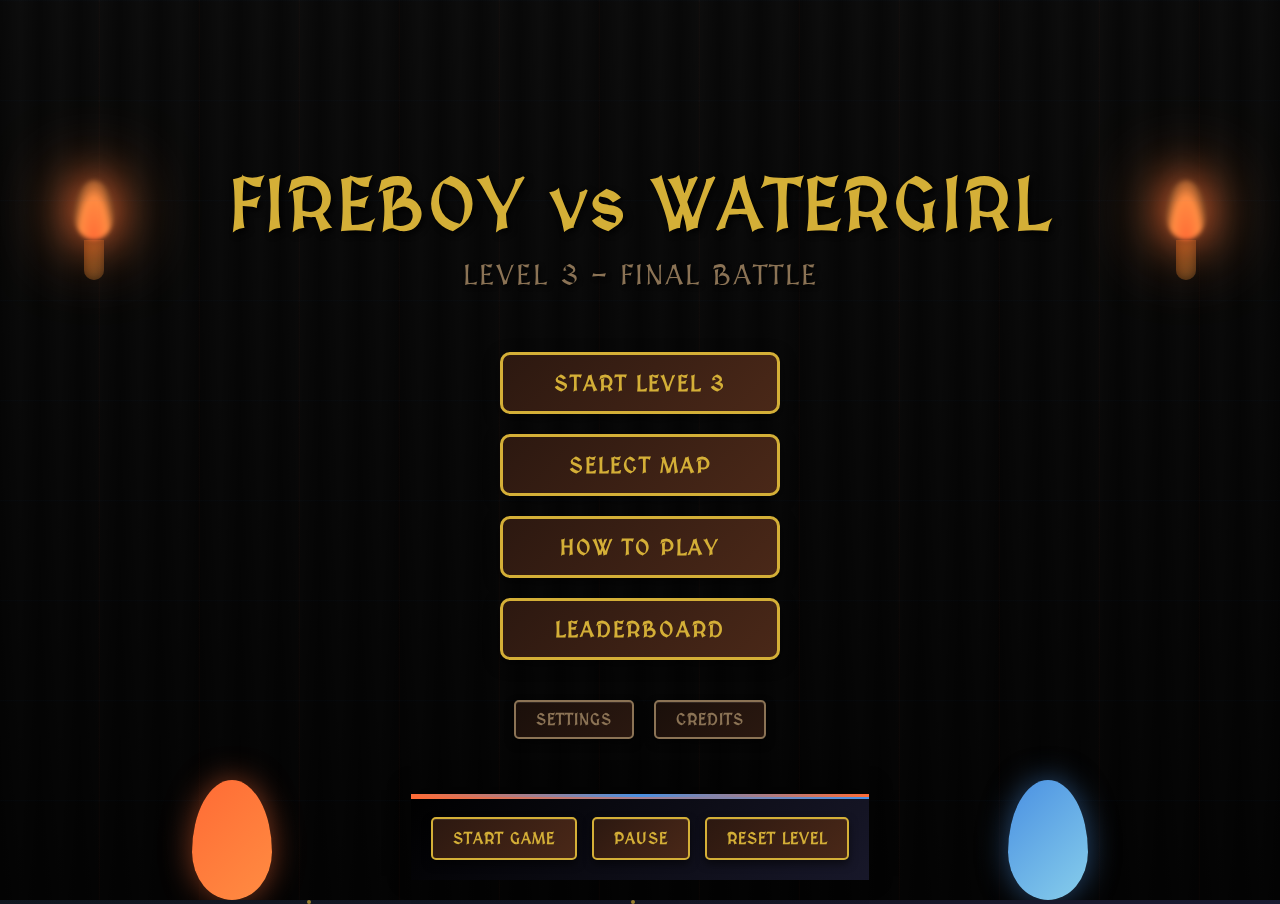
<file: level3.html>
<!DOCTYPE html>
<html lang="en">
  <head>
    <meta charset="UTF-8" />
    <meta name="viewport" content="width=device-width, initial-scale=1.0" />
    <title>Fireboy vs Watergirl - Level 3: Battle Arena</title>
    <link rel="stylesheet" href="styles.css" />
    <style>
      /* Main Menu Styles */
      @import url("https://fonts.googleapis.com/css2?family=MedievalSharp&display=swap");

      .screen {
        position: fixed;
        top: 0;
        left: 0;
        width: 100%;
        height: 100%;
        display: flex;
        flex-direction: column;
      }

      .screen.hidden {
        display: none;
      }

      #mainMenu {
        font-family: "MedievalSharp", cursive;
        background: #0a0a0a;
        color: #d4af37;
        overflow: hidden;
        position: relative;
      }

      /* Animated dungeon background */
      .dungeon-bg {
        position: absolute;
        top: 0;
        left: 0;
        width: 100%;
        height: 100%;
        background: linear-gradient(rgba(0, 0, 0, 0.7), rgba(0, 0, 0, 0.9)),
          repeating-linear-gradient(
            90deg,
            #1a1a1a 0px,
            #2a2a2a 20px,
            #1a1a1a 40px
          ),
          repeating-linear-gradient(
            0deg,
            #1a1a1a 0px,
            #2a2a2a 20px,
            #1a1a1a 40px
          );
        animation: dungeonPulse 10s ease-in-out infinite;
      }

      @keyframes dungeonPulse {
        0%,
        100% {
          filter: brightness(0.8);
        }
        50% {
          filter: brightness(1.2);
        }
      }

      /* Torch effects */
      .torch {
        position: absolute;
        width: 60px;
        height: 120px;
      }

      .torch-left {
        top: 20%;
        left: 5%;
      }

      .torch-right {
        top: 20%;
        right: 5%;
      }

      .flame {
        width: 40px;
        height: 60px;
        margin: 0 auto;
        background: radial-gradient(
          ellipse at bottom,
          #ff6b35,
          #ff8c42,
          transparent
        );
        border-radius: 50% 50% 50% 50% / 60% 60% 40% 40%;
        animation: flicker 1.5s ease-in-out infinite;
        filter: blur(2px);
        box-shadow: 0 0 40px #ff6b35, 0 0 80px #ff8c42;
      }

      @keyframes flicker {
        0%,
        100% {
          transform: scale(1) rotate(-2deg);
          opacity: 0.8;
        }
        25% {
          transform: scale(1.1) rotate(1deg);
          opacity: 1;
        }
        50% {
          transform: scale(0.9) rotate(-1deg);
          opacity: 0.9;
        }
        75% {
          transform: scale(1.05) rotate(0.5deg);
          opacity: 0.95;
        }
      }

      .torch-holder {
        width: 20px;
        height: 40px;
        background: linear-gradient(135deg, #8b4513, #654321);
        margin: 0 auto;
        border-radius: 0 0 10px 10px;
        box-shadow: inset 0 0 10px rgba(0, 0, 0, 0.5);
      }

      /* Main container */
      .main-container {
        position: relative;
        z-index: 10;
        display: flex;
        flex-direction: column;
        align-items: center;
        justify-content: center;
        height: 100vh;
        text-align: center;
      }

      .game-title {
        margin-bottom: 60px;
        animation: titleGlow 3s ease-in-out infinite;
      }

      @keyframes titleGlow {
        0%,
        100% {
          text-shadow: 0 0 20px #d4af37, 0 0 40px #d4af37;
        }
        50% {
          text-shadow: 0 0 30px #ffd700, 0 0 60px #ffd700, 0 0 80px #ffd700;
        }
      }

      .title-main {
        font-size: 4.5em;
        margin: 0;
        color: #d4af37;
        text-shadow: 3px 3px 6px rgba(0, 0, 0, 0.8);
        letter-spacing: 3px;
        animation: titlePulse 2s ease-in-out infinite;
      }

      @keyframes titlePulse {
        0%,
        100% {
          transform: scale(1);
        }
        50% {
          transform: scale(1.05);
        }
      }

      .title-sub {
        font-size: 1.8em;
        margin: 10px 0 0 0;
        color: #8b7355;
        text-shadow: 2px 2px 4px rgba(0, 0, 0, 0.8);
        letter-spacing: 2px;
      }

      .menu-buttons {
        display: flex;
        flex-direction: column;
        gap: 20px;
        margin-bottom: 40px;
      }

      .menu-btn {
        background: linear-gradient(135deg, #2c1810, #4a2818);
        border: 3px solid #d4af37;
        color: #d4af37;
        padding: 15px 40px;
        font-size: 1.4em;
        font-family: "MedievalSharp", cursive;
        cursor: pointer;
        transition: all 0.3s ease;
        border-radius: 10px;
        text-transform: uppercase;
        letter-spacing: 2px;
        position: relative;
        overflow: hidden;
        min-width: 280px;
        box-shadow: 0 4px 15px rgba(0, 0, 0, 0.5);
      }

      .menu-btn::before {
        content: "";
        position: absolute;
        top: 0;
        left: -100%;
        width: 100%;
        height: 100%;
        background: linear-gradient(
          90deg,
          transparent,
          rgba(212, 175, 55, 0.3),
          transparent
        );
        transition: left 0.5s ease;
      }

      .menu-btn:hover::before {
        left: 100%;
      }

      .menu-btn:hover {
        background: linear-gradient(135deg, #4a2818, #6a3828);
        transform: translateY(-3px);
        box-shadow: 0 8px 25px rgba(0, 0, 0, 0.7);
        text-shadow: 0 0 10px rgba(212, 175, 55, 0.8);
      }

      .menu-btn:active {
        transform: translateY(-1px);
      }

      .bottom-buttons {
        display: flex;
        gap: 20px;
      }

      .small-btn {
        background: linear-gradient(135deg, #1a0f0a, #2a1810);
        border: 2px solid #8b7355;
        color: #8b7355;
        padding: 8px 20px;
        font-size: 1em;
        font-family: "MedievalSharp", cursive;
        cursor: pointer;
        transition: all 0.3s ease;
        border-radius: 5px;
        text-transform: uppercase;
        letter-spacing: 1px;
      }

      .small-btn:hover {
        background: linear-gradient(135deg, #2a1810, #3a2420);
        color: #d4af37;
        border-color: #d4af37;
        transform: translateY(-2px);
      }

      /* Character animations */
      .characters {
        position: absolute;
        bottom: 0;
        left: 0;
        right: 0;
        height: 200px;
        z-index: 5;
      }

      .character {
        position: absolute;
        width: 80px;
        height: 120px;
        bottom: 0;
        animation: characterFloat 4s ease-in-out infinite;
      }

      .fireboy {
        left: 15%;
        background: linear-gradient(135deg, #ff6b35, #ff8c42);
        border-radius: 50% 50% 50% 50% / 60% 60% 40% 40%;
        box-shadow: 0 0 30px rgba(255, 107, 53, 0.5);
      }

      .watergirl {
        right: 15%;
        background: linear-gradient(135deg, #4a90e2, #87ceeb);
        border-radius: 50% 50% 50% 50% / 60% 60% 40% 40%;
        box-shadow: 0 0 30px rgba(74, 144, 226, 0.5);
      }

      @keyframes characterFloat {
        0%,
        100% {
          transform: translateY(0px);
        }
        50% {
          transform: translateY(-20px);
        }
      }

      /* Floating particles */
      .particle {
        position: absolute;
        width: 4px;
        height: 4px;
        background: #d4af37;
        border-radius: 50%;
        animation: floatUp 6s linear infinite;
        opacity: 0.7;
      }

      @keyframes floatUp {
        0% {
          transform: translateY(100vh) rotate(0deg);
          opacity: 0;
        }
        10% {
          opacity: 0.7;
        }
        90% {
          opacity: 0.7;
        }
        100% {
          transform: translateY(-100px) rotate(360deg);
          opacity: 0;
        }
      }

      /* Game Screen Styles */
      #gameContainer {
        background: #0a0a0a;
        color: #d4af37;
        font-family: "MedievalSharp", cursive;
      }

      #gameHeader {
        background: linear-gradient(135deg, #2c1810, #4a2818);
        border-bottom: 3px solid #d4af37;
        padding: 15px 20px;
        display: flex;
        justify-content: space-between;
        align-items: center;
        box-shadow: 0 2px 10px rgba(0, 0, 0, 0.8);
      }

      #gameHeader h1 {
        color: #d4af37;
        font-size: 1.8em;
        margin: 0;
        text-shadow: 2px 2px 4px rgba(0, 0, 0, 0.8);
      }

      #gameInfo {
        display: flex;
        gap: 30px;
        align-items: center;
        color: #d4af37;
        font-size: 1.1em;
      }

      #gameInfo > div {
        background: rgba(0, 0, 0, 0.3);
        padding: 8px 15px;
        border-radius: 5px;
        border: 1px solid #8b7355;
      }

      #scoreInfo {
        display: flex;
        gap: 20px;
      }

      #fireboyScore {
        color: #ff6b35;
        font-weight: bold;
      }

      #watergirlScore {
        color: #4a90e2;
        font-weight: bold;
      }

      #gameArea {
        position: relative;
        width: 100%;
        height: calc(100vh - 120px);
        background: linear-gradient(135deg, #1a0f0a, #2a1810);
        overflow: hidden;
      }

      #gameCanvas {
        display: block;
        background: url('assets/lvl3bg.png') no-repeat center center;
        background-size: cover;
        border: 2px solid #d4af37;
        box-shadow: inset 0 0 50px rgba(0, 0, 0, 0.8);
        width: 1000px;
        height: 600px;
        position: relative;
        margin: 0;
        top: 50%;
        left: 0;
        transform: translateY(-50%);
      }

      #gameUI {
        position: absolute;
        top: 20px;
        right: 20px;
        background: rgba(0, 0, 0, 0.8);
        border: 2px solid #d4af37;
        border-radius: 10px;
        padding: 15px;
        max-width: 300px;
        font-size: 0.9em;
      }

      #controlsHeader {
        display: flex;
        justify-content: space-between;
        align-items: center;
        margin-bottom: 10px;
      }

      #gameUI h3 {
        color: #d4af37;
        margin: 0;
        font-size: 1.2em;
      }

      .toggle-btn {
        background: linear-gradient(135deg, #2c1810, #4a2818);
        border: 2px solid #d4af37;
        color: #d4af37;
        width: 30px;
        height: 30px;
        border-radius: 50%;
        cursor: pointer;
        font-size: 16px;
        font-weight: bold;
        display: flex;
        align-items: center;
        justify-content: center;
        transition: all 0.3s ease;
      }

      .toggle-btn:hover {
        background: linear-gradient(135deg, #4a2818, #6a3828);
        transform: scale(1.1);
      }

      .controls-content {
        transition: all 0.3s ease;
        overflow: hidden;
      }

      .controls-content.hidden {
        max-height: 0;
        opacity: 0;
        margin: 0;
        padding: 0;
      }

      #gameUI p {
        margin: 5px 0;
        color: #8b7355;
        line-height: 1.4;
      }

      #gameUI strong {
        color: #d4af37;
      }

      #objectiveText {
        color: #ff6b35;
        font-weight: bold;
      }

      .player-controls {
        margin: 15px 0;
        padding: 10px;
        background: rgba(0, 0, 0, 0.3);
        border-radius: 5px;
        border: 1px solid #8b7355;
      }

      .player-title {
        margin: 0 0 10px 0;
        font-size: 1.1em;
      }

      .fireboy-title {
        color: #ff6b35;
      }

      .watergirl-title {
        color: #4a90e2;
      }

      .control-group {
        margin: 8px 0;
      }

      .control-label {
        font-size: 0.9em;
        color: #8b7355;
        margin-bottom: 5px;
      }

      .keyboard-keys {
        display: flex;
        flex-direction: column;
        gap: 3px;
      }

      .key-row {
        display: flex;
        justify-content: center;
        gap: 3px;
      }

      .key {
        background: linear-gradient(135deg, #2c1810, #4a2818);
        border: 1px solid #d4af37;
        color: #d4af37;
        padding: 4px 8px;
        border-radius: 3px;
        font-size: 0.8em;
        min-width: 25px;
        text-align: center;
        font-family: "MedievalSharp", cursive;
      }

      .game-info {
        margin-top: 15px;
        padding: 10px;
        background: rgba(0, 0, 0, 0.3);
        border-radius: 5px;
        border: 1px solid #8b7355;
      }

      #gameControls {
        position: absolute;
        bottom: 20px;
        left: 50%;
        transform: translateX(-50%);
        display: flex;
        gap: 15px;
        z-index: 100;
      }

      /* Hide game controls on main menu */
      #mainMenu #gameControls {
        display: none;
      }

      #gameControls button {
        background: linear-gradient(135deg, #2c1810, #4a2818);
        border: 2px solid #d4af37;
        color: #d4af37;
        padding: 10px 20px;
        font-size: 1em;
        font-family: "MedievalSharp", cursive;
        cursor: pointer;
        transition: all 0.3s ease;
        border-radius: 5px;
        text-transform: uppercase;
        letter-spacing: 1px;
      }

      #gameControls button:hover {
        background: linear-gradient(135deg, #4a2818, #6a3828);
        transform: translateY(-2px);
        box-shadow: 0 5px 15px rgba(0, 0, 0, 0.6);
      }

      #gameControls button:active {
        transform: translateY(0);
      }

      #gameOverScreen {
        position: fixed;
        top: 0;
        left: 0;
        width: 100%;
        height: 100%;
        background: rgba(0, 0, 0, 0.9);
        display: flex;
        align-items: center;
        justify-content: center;
        z-index: 1000;
        font-family: "MedievalSharp", cursive;
      }

      #gameOverContent {
        background: linear-gradient(135deg, #2c1810, #4a2818);
        border: 3px solid #d4af37;
        border-radius: 15px;
        padding: 40px;
        text-align: center;
        box-shadow: inset 0 0 30px rgba(0, 0, 0, 0.5),
          0 10px 30px rgba(0, 0, 0, 0.8);
      }

      #gameOverTitle {
        color: #d4af37;
        font-size: 2.5em;
        margin-bottom: 20px;
        text-shadow: 2px 2px 4px rgba(0, 0, 0, 0.8);
      }

      #gameOverMessage {
        color: #8b7355;
        font-size: 1.3em;
        margin-bottom: 30px;
      }

      #restartBtn {
        background: linear-gradient(135deg, #1a0f0a, #2a1810);
        border: 2px solid #d4af37;
        color: #d4af37;
        padding: 12px 25px;
        font-size: 1.1em;
        font-family: "MedievalSharp", cursive;
        cursor: pointer;
        transition: all 0.3s ease;
        text-transform: uppercase;
        letter-spacing: 1px;
        border-radius: 5px;
      }

      #restartBtn:hover {
        background: linear-gradient(135deg, #2a1810, #3a2420);
        transform: translateY(-2px);
        box-shadow: 0 5px 15px rgba(0, 0, 0, 0.6);
      }

      .game-over-buttons {
        display: flex;
        flex-direction: column;
        gap: 15px;
        width: 250px;
        margin: 0 auto;
      }

      .game-over-buttons button {
        background: linear-gradient(135deg, #1a0f0a, #2a1810);
        border: 2px solid #d4af37;
        color: #d4af37;
        padding: 12px 25px;
        font-size: 1.1em;
        font-family: "MedievalSharp", cursive;
        cursor: pointer;
        transition: all 0.3s ease;
        text-transform: uppercase;
        letter-spacing: 1px;
        border-radius: 5px;
      }

      .game-over-buttons button:hover {
        background: linear-gradient(135deg, #2a1810, #3a2420);
        transform: translateY(-2px);
        box-shadow: 0 5px 15px rgba(0, 0, 0, 0.6);
      }

      .game-over-buttons button:active {
        transform: translateY(0);
      }

      .hidden {
        display: none !important;
      }

      /* Pause Menu Styles */
      #pauseMenu {
        position: fixed;
        top: 0;
        left: 0;
        width: 100%;
        height: 100%;
        background: rgba(0, 0, 0, 0.8);
        display: flex;
        align-items: center;
        justify-content: center;
        z-index: 1000;
        font-family: "MedievalSharp", cursive;
      }

      #pauseContent {
        background: linear-gradient(135deg, #2c1810, #4a2818);
        border: 3px solid #d4af37;
        border-radius: 15px;
        padding: 40px;
        text-align: center;
        box-shadow: inset 0 0 30px rgba(0, 0, 0, 0.5),
          0 10px 30px rgba(0, 0, 0, 0.8);
        animation: pauseSlideIn 0.3s ease-out;
      }

      @keyframes pauseSlideIn {
        from {
          opacity: 0;
          transform: scale(0.8) translateY(-50px);
        }
        to {
          opacity: 1;
          transform: scale(1) translateY(0);
        }
      }

      #pauseContent h2 {
        color: #d4af37;
        font-size: 2.5em;
        margin-bottom: 30px;
        text-shadow: 2px 2px 4px rgba(0, 0, 0, 0.8);
        letter-spacing: 2px;
      }

      .pause-buttons {
        display: flex;
        flex-direction: column;
        gap: 15px;
        width: 250px;
      }

      .pause-btn {
        background: linear-gradient(135deg, #1a0f0a, #2a1810);
        border: 2px solid #d4af37;
        color: #d4af37;
        padding: 12px 25px;
        font-size: 1.1em;
        font-family: "MedievalSharp", cursive;
        cursor: pointer;
        transition: all 0.3s ease;
        text-transform: uppercase;
        letter-spacing: 1px;
        position: relative;
        overflow: hidden;
        border-radius: 5px;
      }

      .pause-btn::before {
        content: "";
        position: absolute;
        top: 0;
        left: -100%;
        width: 100%;
        height: 100%;
        background: linear-gradient(
          90deg,
          transparent,
          rgba(212, 175, 55, 0.2),
          transparent
        );
        transition: left 0.5s ease;
      }

      .pause-btn:hover::before {
        left: 100%;
      }

      .pause-btn:hover {
        background: linear-gradient(135deg, #2a1810, #3a2420);
        transform: translateY(-2px);
        box-shadow: inset 0 0 20px rgba(212, 175, 55, 0.1),
          0 5px 15px rgba(0, 0, 0, 0.6);
        text-shadow: 0 0 8px rgba(212, 175, 55, 0.6);
      }

      .pause-btn:active {
        transform: translateY(0);
      }

      /* Victory Overlay Styles */
      .victory-overlay {
        position: fixed;
        top: 0;
        left: 0;
        width: 100%;
        height: 100%;
        background: rgba(0, 0, 0, 0.9);
        display: flex;
        align-items: center;
        justify-content: center;
        z-index: 2000;
        font-family: "MedievalSharp", cursive;
      }

      .victory-content {
        background: linear-gradient(135deg, #2c1810, #4a2818);
        border: 3px solid #d4af37;
        border-radius: 15px;
        padding: 40px;
        text-align: center;
        box-shadow: inset 0 0 30px rgba(0, 0, 0, 0.5),
          0 10px 30px rgba(0, 0, 0, 0.8);
        animation: victorySlideIn 0.5s ease-out;
      }

      @keyframes victorySlideIn {
        from {
          opacity: 0;
          transform: scale(0.8) translateY(-50px);
        }
        to {
          opacity: 1;
          transform: scale(1) translateY(0);
        }
      }

      .victory-content h2 {
        color: #d4af37;
        font-size: 3em;
        margin-bottom: 30px;
        text-shadow: 2px 2px 4px rgba(0, 0, 0, 0.8);
        letter-spacing: 3px;
        animation: victoryGlow 2s ease-in-out infinite;
      }

      .victory-message {
        margin-bottom: 30px;
        max-width: 600px;
        text-align: center;
      }

      .victory-message p {
        color: #8b7355;
        font-size: 1.1em;
        line-height: 1.6;
        margin: 15px 0;
        text-shadow: 1px 1px 2px rgba(0, 0, 0, 0.8);
      }

      .victory-message p:first-child {
        color: #d4af37;
        font-weight: bold;
      }

      @keyframes victoryGlow {
        0%, 100% {
          text-shadow: 2px 2px 4px rgba(0, 0, 0, 0.8), 0 0 20px #d4af37;
        }
        50% {
          text-shadow: 2px 2px 4px rgba(0, 0, 0, 0.8), 0 0 40px #ffd700, 0 0 60px #ffd700;
        }
      }

      .victory-buttons {
        display: flex;
        flex-direction: column;
        gap: 15px;
        width: 300px;
        align-items: center;
        margin: 0 auto;
      }

      .victory-buttons .menu-btn {
        min-width: 250px;
        font-size: 1.2em;
        padding: 15px 30px;
      }
    </style>
  </head>
  <body>
    <!-- Main Menu Screen -->
    <div id="mainMenu" class="screen">
      <div class="dungeon-bg"></div>

      <!-- Torches -->
      <div class="torch torch-left">
        <div class="flame"></div>
        <div class="torch-holder"></div>
      </div>
      <div class="torch torch-right">
        <div class="flame"></div>
        <div class="torch-holder"></div>
      </div>

      <div class="main-container">
        <div class="game-title">
          <h1 class="title-main">FIREBOY vs WATERGIRL</h1>
          <p class="title-sub">LEVEL 3 - FINAL BATTLE</p>
        </div>

        <div class="menu-buttons">
          <button class="menu-btn" onclick="startGame()">
            Start Level 3
          </button>
          <button class="menu-btn" onclick="selectMap()">Select Map</button>

          <button class="menu-btn" onclick="showInstructions()">
            How to Play
          </button>
          <button class="menu-btn" onclick="showLeaderboard()">
            Leaderboard
          </button>
        </div>

        <div class="bottom-buttons">
          <button class="small-btn" onclick="showSettings()">Settings</button>
          <button class="small-btn" onclick="showCredits()">Credits</button>
        </div>
      </div>

      <div class="characters">
        <div class="character fireboy"></div>
        <div class="character watergirl"></div>
      </div>
    </div>

    <!-- Game Screen -->
    <div id="gameContainer" class="screen hidden">
      <div id="gameHeader">
        <h1>Fireboy vs Watergirl - Level 3</h1>
        <div id="gameInfo">
          <div id="levelInfo">Level: <span id="currentLevel">3</span></div>
          <div id="modeInfo">
            Mode: <span id="currentMode">Boss Battle</span>
          </div>
          <div id="scoreInfo">
            <span id="fireboyScore">Fireboy: 0</span>
            <span id="watergirlScore">Watergirl: 0</span>
          </div>
        </div>
      </div>

      <div id="gameArea">
        <canvas id="gameCanvas" width="1000" height="600"></canvas>
        <div id="gameUI">
          <div id="controlsHeader">
            <h3>Controls:</h3>
            <button id="toggleControls" class="toggle-btn">−</button>
          </div>
          <div id="instructions" class="controls-content">

            <!-- Fireboy Controls -->
            <div class="player-controls">
              <h4 class="player-title fireboy-title">🔥 Fireboy</h4>
              <div class="control-group">
                <div class="control-label">Movement</div>
                <div class="keyboard-keys">
                  <div class="key-row">
                    <div class="key key-w">W</div>
                  </div>
                  <div class="key-row">
                    <div class="key key-a">A</div>
                    <div class="key key-s">S</div>
                    <div class="key key-d">D</div>
                  </div>
                </div>
              </div>
              <div class="control-group">
                <div class="control-label">Attack</div>
                <div class="keyboard-keys">
                  <div class="key key-space">Space</div>
                </div>
              </div>
              <div class="control-group">
                <div class="control-label">Defense</div>
                <div class="keyboard-keys">
                  <div class="key key-q">Q</div>
                </div>
              </div>
              <div class="control-group">
                <div class="control-label">Ultimate</div>
                <div class="keyboard-keys">
                  <div class="key key-e">E</div>
                </div>
              </div>
            </div>

            <!-- Watergirl Controls -->
            <div class="player-controls">
              <h4 class="player-title watergirl-title">💧 Watergirl</h4>
              <div class="control-group">
                <div class="control-label">Movement</div>
                <div class="keyboard-keys">
                  <div class="key-row">
                    <div class="key key-up">↑</div>
                  </div>
                  <div class="key-row">
                    <div class="key key-left">←</div>
                    <div class="key key-down">↓</div>
                    <div class="key key-right">→</div>
                  </div>
                </div>
              </div>
              <div class="control-group">
                <div class="control-label">Attack</div>
                <div class="keyboard-keys">
                  <div class="key key-enter">Enter</div>
                </div>
              </div>
              <div class="control-group">
                <div class="control-label">Defense</div>
                <div class="keyboard-keys">
                  <div class="key key-p">P</div>
                </div>
              </div>
              <div class="control-group">
                <div class="control-label">Ultimate</div>
                <div class="keyboard-keys">
                  <div class="key key-o">O</div>
                </div>
              </div>
            </div>

            <div class="game-info">
              <p>
                <strong>Defense:</strong> Press Q/P to create a thin barrier
                that blocks projectiles for 3 seconds. 7s cooldown!
              </p>
              <p>
                <strong>Objective:</strong>
                <span id="objectiveText">Work together to defeat the boss!</span>
              </p>
            </div>
          </div>
        </div>
        </div>
      </div>

      <div id="gameControls">
        <button id="startBtn">Start Game</button>
        <button id="pauseBtn">Pause</button>
        <button id="resetBtn">Reset Level</button>
        <button id="nextLevelBtn" style="display: none">Next Level</button>
      </div>

      <div id="gameOverScreen" class="hidden">
        <div id="gameOverContent">
          <h2 id="gameOverTitle">Game Over</h2>
          <p id="gameOverMessage">Fireboy Wins!</p>
          <div class="game-over-buttons">
            <button id="restartBtn">Restart Level</button>
            <button id="mainMenuFromGameOverBtn">Main Menu</button>
          </div>
        </div>
      </div>

      <!-- Victory Overlay -->
      <div id="victoryOverlay" class="victory-overlay hidden">
        <div class="victory-content">
          <h2 id="victoryWinner">VICTORY!</h2>
          <div id="victoryMessage" class="victory-message">
            <p>From bitter rivals to trusted allies, Fireboy and Watergirl have learned that true strength comes from unity. Together, they have defeated the mighty boss and proven that cooperation triumphs over conflict.</p>
            <p>Their journey from enemies to friends shows that even the greatest differences can be overcome when we work together toward a common goal.</p>
          </div>
          <div class="victory-buttons">
            <button id="returnToMainMenuFromVictoryBtn" class="menu-btn">
              Main Menu
            </button>
          </div>
        </div>
      </div>

      <!-- Pause Menu -->
      <div id="pauseMenu" class="hidden">
        <div id="pauseContent">
          <h2>Game Paused</h2>
          <div class="pause-buttons">
            <button id="resumeBtn" class="pause-btn">Resume Game</button>
            <button id="restartPauseBtn" class="pause-btn">
              Restart Level
            </button>
            <button id="mainMenuBtn" class="pause-btn">Main Menu</button>
            <button id="settingsPauseBtn" class="pause-btn">Settings</button>
          </div>
        </div>
      </div>
    </div>

    <script src="settings.js"></script>
    <script src="pointSystem.js"></script>
    <script src="game.js"></script>

    <script>
      // Main Menu Functions
      function createParticle() {
        const particle = document.createElement("div");
        particle.className = "particle";
        particle.style.left = Math.random() * window.innerWidth + "px";
        particle.style.animationDelay = Math.random() * 4 + "s";
        particle.style.animationDuration = 4 + Math.random() * 2 + "s";
        document.body.appendChild(particle);

        setTimeout(() => {
          particle.remove();
        }, 6000);
      }

      // Create particles periodically
      setInterval(createParticle, 300);

      // Menu functions
      function startGame() {
        // Hide main menu and show game
        document.getElementById("mainMenu").classList.add("hidden");
        document.getElementById("gameContainer").classList.remove("hidden");

        // Initialize the game if not already initialized
        if (!window.game) {
          window.game = new Game();
        } else {
          // Reset game state
          window.game.currentLevel = 3;
          window.game.fireboyScore = 0;
          window.game.watergirlScore = 0;
          window.game.createLevel(window.game.currentLevel);
          window.game.gameState = "playing";
        }
      }

      function selectMap() {
        // Go to map selection
        window.location.href = "map-selection.html";
      }

      function showInstructions() {
        alert(
          "CONTROLS:\n\nFireboy:\n• WASD to move\n• Space to shoot fireball\n• Shift for Ultimate (after 5 defenses)\n• Q for Defense Barrier (3s duration, 7s cooldown)\n\nWatergirl:\n• Arrow Keys to move\n• Enter to shoot waterball\n• Shift for Ultimate (after 5 defenses)\n• P for Defense Barrier (3s duration, 7s cooldown)\n\nOBJECTIVE:\n• Collect power-ups and defeat enemies\n• Reach the doors before your opponent!\n• Block enemy projectiles to build ultimate power\n• Use defense barriers strategically!\n\nGAME FEATURES:\n• Door System: Doors spawn every 15-30 seconds\n• Defense System: Block projectiles to gain ultimate abilities\n• Ultimate Attacks: Powerful attacks after 5 successful defenses\n• Defense Barriers: Create temporary shields with Q/P keys\n• Point System: Track your progress and compete!"
        );
      }

      function showLeaderboard() {
        // Try to load scores from localStorage
        try {
          const savedProgress = localStorage.getItem("fireboyWatergirlPoints");
          if (savedProgress) {
            const data = JSON.parse(savedProgress);
            alert(
              `LEADERBOARD\n\n🔥 Fireboy\nTotal Points: ${
                data.fireboyPoints || 0
              }\nDoor Wins: ${
                data.doorWins?.fireboy || 0
              }\n\n💧 Watergirl\nTotal Points: ${
                data.watergirlPoints || 0
              }\nDoor Wins: ${data.doorWins?.watergirl || 0}\n\nTotal Rounds: ${
                data.totalRounds || 0
              }`
            );
          } else {
            alert("No scores yet! Play some games first!");
          }
        } catch (e) {
          alert("No scores yet! Play some games first!");
        }
      }

      function showSettings() {
        alert(
          "SETTINGS\n\nSound: ON ✓\nMusic: ON ✓\nParticles: ON ✓\n\n(Settings menu coming soon!)"
        );
      }

      function showCredits() {
        alert(
          "FIREBOY VS WATERGIRL\nFinal Battle - Level 3\n\nA competitive twist on the classic game!\n\nCreated with:\n• HTML5 Canvas\n• CSS3 Animations\n• Vanilla JavaScript\n• Enhanced Combat System\n• Door & Defense Mechanics\n• Defense Barriers\n\nThank you for playing!"
        );
      }

      // Pause Menu Functions
      function showPauseMenu() {
        document.getElementById("pauseMenu").classList.remove("hidden");
        if (window.game) {
          window.game.gameState = "paused";
        }
      }

      function hidePauseMenu() {
        document.getElementById("pauseMenu").classList.add("hidden");
        if (window.game) {
          window.game.gameState = "playing";
        }
      }

      function resumeGame() {
        hidePauseMenu();
      }

      function restartFromPause() {
        hidePauseMenu();
        if (window.game) {
          window.game.resetLevel();
        }
      }

      function goToMainMenuFromPause() {
        hidePauseMenu();
        document.getElementById("gameContainer").classList.add("hidden");
        document.getElementById("mainMenu").classList.remove("hidden");
      }

      function showSettingsFromPause() {
        showSettings();
      }

      // Toggle controls visibility
      function toggleControls() {
        const controlsContent = document.getElementById("instructions");
        const toggleBtn = document.getElementById("toggleControls");
        
        if (controlsContent.classList.contains("hidden")) {
          controlsContent.classList.remove("hidden");
          toggleBtn.textContent = "−";
        } else {
          controlsContent.classList.add("hidden");
          toggleBtn.textContent = "+";
        }
      }

      // Initialize main menu on page load
      document.addEventListener("DOMContentLoaded", function () {
        // Show main menu by default
        document.getElementById("mainMenu").classList.remove("hidden");
        document.getElementById("gameContainer").classList.add("hidden");

        // Add pause menu event listeners
        document
          .getElementById("pauseBtn")
          .addEventListener("click", showPauseMenu);
        document
          .getElementById("resumeBtn")
          .addEventListener("click", resumeGame);
        document
          .getElementById("restartPauseBtn")
          .addEventListener("click", restartFromPause);
        document
          .getElementById("mainMenuBtn")
          .addEventListener("click", goToMainMenuFromPause);
        document
          .getElementById("settingsPauseBtn")
          .addEventListener("click", showSettingsFromPause);

        // Victory overlay buttons
        document
          .getElementById("returnToMainMenuFromVictoryBtn")
          .addEventListener("click", () => {
            window.game.returnToMainMenuFromVictory();
          });

        // Game over screen buttons
        document
          .getElementById("restartBtn")
          .addEventListener("click", () => {
            document.getElementById("gameOverScreen").classList.add("hidden");
            if (window.game) {
              window.game.resetLevel();
            }
          });

        document
          .getElementById("mainMenuFromGameOverBtn")
          .addEventListener("click", () => {
            document.getElementById("gameOverScreen").classList.add("hidden");
            document.getElementById("gameContainer").classList.add("hidden");
            document.getElementById("mainMenu").classList.remove("hidden");
          });

        // Toggle controls functionality
        document
          .getElementById("toggleControls")
          .addEventListener("click", toggleControls);

        // Add keyboard shortcut for pause (Escape key)
        document.addEventListener("keydown", function (event) {
          if (
            event.key === "Escape" &&
            !document
              .getElementById("mainMenu")
              .classList.contains("hidden") === false
          ) {
            if (
              document.getElementById("pauseMenu").classList.contains("hidden")
            ) {
              showPauseMenu();
            } else {
              hidePauseMenu();
            }
          }
        });
      });
    </script>
  </body>
</html>
</file>
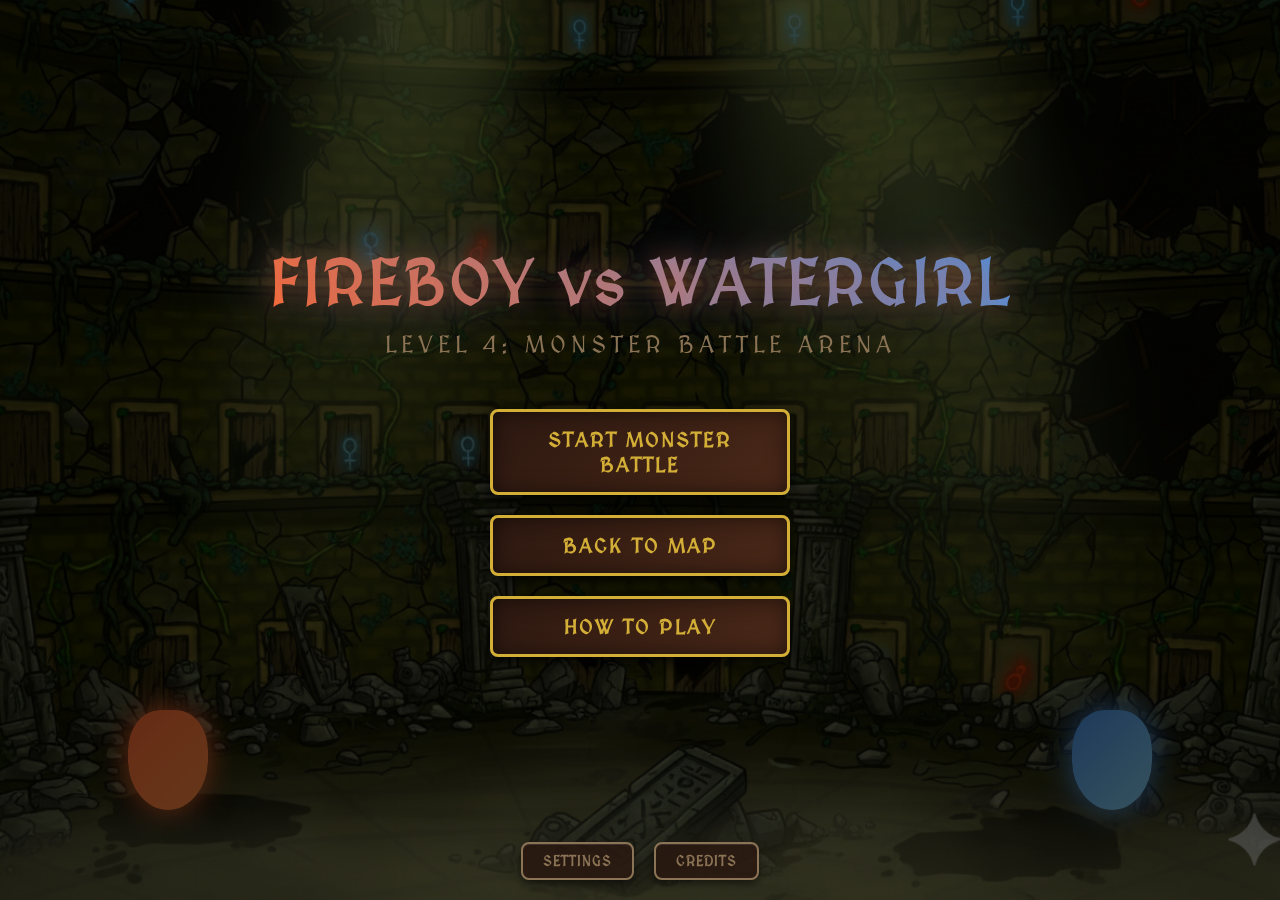
<file: level4.html>
<!DOCTYPE html>
<html lang="en">
  <head>
    <meta charset="UTF-8" />
    <meta name="viewport" content="width=device-width, initial-scale=1.0" />
    <title>Fireboy vs Watergirl - Level 4: Monster Battle Arena</title>
    <link rel="stylesheet" href="styles.css" />
    <style>
      /* Main Menu Styles */
      @import url("https://fonts.googleapis.com/css2?family=MedievalSharp&display=swap");

      .screen {
        position: fixed;
        top: 0;
        left: 0;
        width: 100%;
        height: 100%;
        display: flex;
        flex-direction: column;
      }

      .screen.hidden {
        display: none;
      }

      #mainMenu {
        font-family: "MedievalSharp", cursive;
        background: #0a0a0a;
        color: #d4af37;
        overflow: hidden;
        position: relative;
        background-image: url('assets/last.png');
        background-size: cover;
        background-position: center;
        background-repeat: no-repeat;
      }

      /* Overlay for better text readability */
      .main-menu-overlay {
        position: absolute;
        top: 0;
        left: 0;
        width: 100%;
        height: 100%;
        background: rgba(0, 0, 0, 0.6);
        z-index: 1;
      }

      /* Main container */
      .main-container {
        position: relative;
        z-index: 10;
        display: flex;
        flex-direction: column;
        align-items: center;
        justify-content: center;
        height: 100vh;
        animation: fadeIn 2s ease-in;
      }

      @keyframes fadeIn {
        from {
          opacity: 0;
          transform: translateY(20px);
        }
        to {
          opacity: 1;
          transform: translateY(0);
        }
      }

      /* Title styling */
      .game-title {
        text-align: center;
        margin-bottom: 50px;
        position: relative;
      }

      .title-main {
        font-size: 4em;
        background: linear-gradient(45deg, #ff6b35, #4a90e2);
        background-clip: text;
        -webkit-background-clip: text;
        -webkit-text-fill-color: transparent;
        text-shadow: 0 0 30px rgba(255, 107, 53, 0.5),
          0 0 60px rgba(74, 144, 226, 0.5);
        animation: titleGlow 3s ease-in-out infinite;
        letter-spacing: 3px;
      }

      @keyframes titleGlow {
        0%,
        100% {
          filter: brightness(1);
        }
        50% {
          filter: brightness(1.3);
        }
      }

      .title-sub {
        font-size: 1.5em;
        color: #8b7355;
        margin-top: 10px;
        letter-spacing: 5px;
      }

      /* Menu buttons */
      .menu-buttons {
        display: flex;
        flex-direction: column;
        gap: 20px;
        width: 300px;
      }

      .menu-btn {
        background: linear-gradient(135deg, #2c1810, #4a2818);
        border: 3px solid #d4af37;
        color: #d4af37;
        padding: 15px 30px;
        font-size: 1.3em;
        font-family: "MedievalSharp", cursive;
        cursor: pointer;
        position: relative;
        overflow: hidden;
        transition: all 0.3s ease;
        text-transform: uppercase;
        letter-spacing: 2px;
        box-shadow: inset 0 0 20px rgba(0, 0, 0, 0.5),
          0 5px 15px rgba(0, 0, 0, 0.8);
      }

      .menu-btn::before {
        content: "";
        position: absolute;
        top: 0;
        left: -100%;
        width: 100%;
        height: 100%;
        background: linear-gradient(
          90deg,
          transparent,
          rgba(212, 175, 55, 0.3),
          transparent
        );
        transition: left 0.5s ease;
      }

      .menu-btn:hover::before {
        left: 100%;
      }

      .menu-btn:hover {
        background: linear-gradient(135deg, #4a2818, #6a3828);
        transform: translateY(-2px);
        box-shadow: inset 0 0 30px rgba(212, 175, 55, 0.2),
          0 8px 20px rgba(0, 0, 0, 0.9);
        text-shadow: 0 0 10px rgba(212, 175, 55, 0.8);
      }

      .menu-btn:active {
        transform: translateY(0);
      }

      /* Character sprites */
      .characters {
        position: absolute;
        bottom: 10%;
        width: 100%;
        display: flex;
        justify-content: space-between;
        padding: 0 10%;
      }

      .character {
        width: 80px;
        height: 100px;
        animation: characterFloat 3s ease-in-out infinite;
      }

      .character.fireboy {
        background: linear-gradient(135deg, #ff6b35, #ff8c42);
        border-radius: 40% 40% 50% 50%;
        box-shadow: 0 0 30px #ff6b35;
        animation-delay: 0s;
      }

      .character.watergirl {
        background: linear-gradient(135deg, #4a90e2, #87ceeb);
        border-radius: 40% 40% 50% 50%;
        box-shadow: 0 0 30px #4a90e2;
        animation-delay: 1.5s;
      }

      @keyframes characterFloat {
        0%,
        100% {
          transform: translateY(0);
        }
        50% {
          transform: translateY(-20px);
        }
      }

      /* Settings and credits */
      .bottom-buttons {
        position: absolute;
        bottom: 20px;
        display: flex;
        gap: 20px;
      }

      .small-btn {
        background: rgba(42, 24, 16, 0.8);
        border: 2px solid #8b7355;
        color: #8b7355;
        padding: 8px 20px;
        font-size: 0.9em;
        font-family: "MedievalSharp", cursive;
        cursor: pointer;
        transition: all 0.3s ease;
      }

      .small-btn:hover {
        background: rgba(74, 40, 24, 0.9);
        color: #d4af37;
        border-color: #d4af37;
      }

      /* Particle effects */
      .particle {
        position: absolute;
        width: 3px;
        height: 3px;
        background: #d4af37;
        pointer-events: none;
        border-radius: 50%;
        animation: float-up 4s linear infinite;
      }

      @keyframes float-up {
        0% {
          transform: translateY(100vh) translateX(0);
          opacity: 0;
        }
        10% {
          opacity: 1;
        }
        90% {
          opacity: 1;
        }
        100% {
          transform: translateY(-100vh) translateX(50px);
          opacity: 0;
        }
      }

      /* Game Container */
      #gameContainer {
        background: linear-gradient(135deg, #1a0f0a, #2a1810);
        height: calc(100vh - 120px);
        overflow: hidden;
        background-image: url('assets/last.png');
        background-size: cover;
        background-position: center;
        background-repeat: no-repeat;
      }

      #gameCanvas {
        display: block;
        background: transparent;
        border: 2px solid #d4af37;
        box-shadow: inset 0 0 50px rgba(0, 0, 0, 0.8);
        width: 1000px;
        height: 600px;
        position: relative;
        margin: 0 auto;
      }

      #gameUI {
        position: absolute;
        top: 20px;
        left: 20px;
        color: #d4af37;
        font-family: "MedievalSharp", cursive;
        font-size: 18px;
        z-index: 10;
        text-shadow: 2px 2px 4px rgba(0, 0, 0, 0.8);
      }

      #levelInfo {
        position: absolute;
        top: 20px;
        right: 20px;
        color: #d4af37;
        font-family: "MedievalSharp", cursive;
        font-size: 18px;
        z-index: 10;
        text-shadow: 2px 2px 4px rgba(0, 0, 0, 0.8);
      }

      #monsterHealth {
        position: absolute;
        top: 60px;
        left: 20px;
        color: #ff0000;
        font-family: "MedievalSharp", cursive;
        font-size: 16px;
        z-index: 10;
        text-shadow: 2px 2px 4px rgba(0, 0, 0, 0.8);
      }

      #gameControls {
        position: absolute;
        bottom: 20px;
        left: 50%;
        transform: translateX(-50%);
        display: flex;
        gap: 15px;
        z-index: 10;
      }

      .game-btn {
        background: linear-gradient(145deg, #8B4513, #A0522D);
        border: 2px solid #d4af37;
        color: #d4af37;
        padding: 12px 24px;
        font-family: "MedievalSharp", cursive;
        font-size: 16px;
        cursor: pointer;
        border-radius: 8px;
        transition: all 0.3s ease;
        text-shadow: 1px 1px 2px rgba(0, 0, 0, 0.8);
        box-shadow: 0 4px 8px rgba(0, 0, 0, 0.3);
      }

      .game-btn:hover {
        background: linear-gradient(145deg, #A0522D, #8B4513);
        transform: translateY(-2px);
        box-shadow: 0 6px 12px rgba(0, 0, 0, 0.4);
      }

      .game-btn:active {
        transform: translateY(0);
        box-shadow: 0 2px 4px rgba(0, 0, 0, 0.3);
      }

      /* Pause Menu Styles */
      #pauseMenu {
        position: fixed;
        top: 0;
        left: 0;
        width: 100%;
        height: 100%;
        background: rgba(0, 0, 0, 0.8);
        display: flex;
        align-items: center;
        justify-content: center;
        z-index: 1000;
        font-family: "MedievalSharp", cursive;
      }

      #pauseContent {
        background: linear-gradient(135deg, #2c1810, #4a2818);
        border: 3px solid #d4af37;
        border-radius: 15px;
        padding: 40px;
        text-align: center;
        box-shadow: inset 0 0 30px rgba(0, 0, 0, 0.5),
          0 10px 30px rgba(0, 0, 0, 0.8);
        animation: pauseSlideIn 0.3s ease-out;
      }

      @keyframes pauseSlideIn {
        from {
          opacity: 0;
          transform: scale(0.8) translateY(-50px);
        }
        to {
          opacity: 1;
          transform: scale(1) translateY(0);
        }
      }

      #pauseContent h2 {
        color: #d4af37;
        font-size: 2.5em;
        margin-bottom: 30px;
        text-shadow: 2px 2px 4px rgba(0, 0, 0, 0.8);
        letter-spacing: 2px;
      }

      .pause-buttons {
        display: flex;
        flex-direction: column;
        gap: 15px;
        width: 250px;
      }

      .pause-btn {
        background: linear-gradient(135deg, #1a0f0a, #2a1810);
        border: 2px solid #d4af37;
        color: #d4af37;
        padding: 12px 25px;
        font-size: 1.1em;
        font-family: "MedievalSharp", cursive;
        cursor: pointer;
        transition: all 0.3s ease;
        text-transform: uppercase;
        letter-spacing: 1px;
        position: relative;
        overflow: hidden;
      }

      .pause-btn::before {
        content: "";
        position: absolute;
        top: 0;
        left: -100%;
        width: 100%;
        height: 100%;
        background: linear-gradient(
          90deg,
          transparent,
          rgba(212, 175, 55, 0.2),
          transparent
        );
        transition: left 0.5s ease;
      }

      .pause-btn:hover::before {
        left: 100%;
      }

      .pause-btn:hover {
        background: linear-gradient(135deg, #2a1810, #3a2420);
        transform: translateY(-2px);
        box-shadow: inset 0 0 20px rgba(212, 175, 55, 0.1),
          0 5px 15px rgba(0, 0, 0, 0.6);
        text-shadow: 0 0 8px rgba(212, 175, 55, 0.6);
      }

      .pause-btn:active {
        transform: translateY(0);
      }

      #gameOverScreen {
        position: absolute;
        top: 50%;
        left: 50%;
        transform: translate(-50%, -50%);
        background: rgba(0, 0, 0, 0.95);
        border: 4px solid #d4af37;
        border-radius: 20px;
        padding: 40px;
        text-align: center;
        color: #d4af37;
        font-family: "MedievalSharp", cursive;
        z-index: 20;
        box-shadow: 0 0 40px rgba(212, 175, 55, 0.7);
        min-width: 400px;
      }

      #gameOverTitle {
        font-size: 28px;
        margin-bottom: 20px;
        text-shadow: 3px 3px 6px rgba(0, 0, 0, 0.8);
      }

      #gameOverMessage {
        font-size: 20px;
        margin-bottom: 30px;
        color: #ffd700;
      }

      .hidden {
        display: none !important;
      }

      /* Level 4 specific styles */
      .monster-platform {
        background: linear-gradient(145deg, #8B0000, #DC143C);
        border: 2px solid #ff0000;
        box-shadow: 0 0 10px rgba(255, 0, 0, 0.5);
      }

      .monster-projectile {
        background: radial-gradient(circle, #ff0000, #8B0000);
        border: 2px solid #ff0000;
        box-shadow: 0 0 15px rgba(255, 0, 0, 0.8);
      }

      .health-bar {
        width: 200px;
        height: 20px;
        background: #333;
        border: 2px solid #fff;
        border-radius: 10px;
        overflow: hidden;
        margin: 5px 0;
      }

      .health-fill {
        height: 100%;
        background: linear-gradient(90deg, #ff0000, #ff6600);
        transition: width 0.3s ease;
      }
    </style>
  </head>
  <body>
    <!-- Main Menu Screen -->
    <div id="mainMenu" class="screen">
      <div class="main-menu-overlay"></div>

      <div class="main-container">
        <div class="game-title">
          <h1 class="title-main">FIREBOY vs WATERGIRL</h1>
          <p class="title-sub">LEVEL 4: MONSTER BATTLE ARENA</p>
        </div>

        <div class="menu-buttons">
          <button class="menu-btn" id="startGameBtn">
            Start Monster Battle
          </button>
          <button class="menu-btn" id="backToMapBtn">Back to Map</button>
          <button class="menu-btn" id="showInstructionsBtn">
            How to Play
          </button>
        </div>

        <div class="bottom-buttons">
          <button class="small-btn" id="showSettingsBtn">Settings</button>
          <button class="small-btn" id="showCreditsBtn">Credits</button>
        </div>
      </div>

      <div class="characters">
        <div class="character fireboy"></div>
        <div class="character watergirl"></div>
      </div>
    </div>

    <!-- Game Screen -->
    <div id="gameContainer" class="screen hidden">
      <div id="gameHeader">
        <h1>Fireboy vs Watergirl - Level 4</h1>
        <div id="gameInfo">
          <div id="levelInfo">Level: <span id="currentLevel">4</span></div>
          <div id="modeInfo">
            Mode: <span id="currentMode">Monster Battle</span>
          </div>
          <div id="scoreInfo">
            <span id="fireboyScore">Fireboy: 0</span>
            <span id="watergirlScore">Watergirl: 0</span>
          </div>
          <button id="pauseBtn" class="pause-btn" style="display: none">
            Pause
          </button>
        </div>
      </div>

      <div id="gameArea">
        <canvas id="gameCanvas" width="1000" height="600"></canvas>
        <div id="gameUI">
          <div id="instructions">
            <h3>Monster Battle Controls:</h3>

            <!-- Fireboy Controls -->
            <div class="player-controls">
              <h4 class="player-title fireboy-title">🔥 Fireboy</h4>
              <div class="control-group">
                <div class="control-label">Movement</div>
                <div class="keyboard-keys">
                  <div class="key-row">
                    <div class="key key-w">W</div>
                  </div>
                  <div class="key-row">
                    <div class="key key-a">A</div>
                    <div class="key key-s">S</div>
                    <div class="key key-d">D</div>
                  </div>
                </div>
              </div>
              <div class="control-group">
                <div class="control-label">Attack</div>
                <div class="keyboard-keys">
                  <div class="key key-space">Space</div>
                </div>
              </div>
              <div class="control-group">
                <div class="control-label">Defense</div>
                <div class="keyboard-keys">
                  <div class="key key-q">Q</div>
                </div>
              </div>
            </div>

            <!-- Watergirl Controls -->
            <div class="player-controls">
              <h4 class="player-title watergirl-title">💧 Watergirl</h4>
              <div class="control-group">
                <div class="control-label">Movement</div>
                <div class="keyboard-keys">
                  <div class="key-row">
                    <div class="key key-up">↑</div>
                  </div>
                  <div class="key-row">
                    <div class="key key-left">←</div>
                    <div class="key key-down">↓</div>
                    <div class="key key-right">→</div>
                  </div>
                </div>
              </div>
              <div class="control-group">
                <div class="control-label">Attack</div>
                <div class="keyboard-keys">
                  <div class="key key-enter">Enter</div>
                </div>
              </div>
              <div class="control-group">
                <div class="control-label">Defense</div>
                <div class="keyboard-keys">
                  <div class="key key-p">P</div>
                </div>
              </div>
            </div>

            <div class="game-info">
              <p>
                <strong>Monster Health:</strong>
                <div class="health-bar">
                  <div id="monsterHealthBar" class="health-fill" style="width: 100%;"></div>
                </div>
                <span id="monsterHealthText">100/100 HP</span>
              </p>
              <p>
                <strong>Objective:</strong>
                <span id="objectiveText">Defeat the monster to win!</span>
              </p>
            </div>
          </div>
        </div>
      </div>

      <div id="gameControls">
        <button id="startBtn">Start Game</button>
        <button id="pauseBtn">Pause</button>
        <button id="resetBtn">Reset Level</button>
        <button id="nextLevelBtn" style="display: none">Next Level</button>
      </div>

      <div id="gameOverScreen" class="hidden">
        <div id="gameOverContent">
          <h2 id="gameOverTitle">Game Over</h2>
          <p id="gameOverMessage">Monster Defeated!</p>
          <button id="restartBtn">Play Again</button>
        </div>
      </div>

      <!-- Pause Menu -->
      <div id="pauseMenu" class="hidden">
        <div id="pauseContent">
          <h2>Game Paused</h2>
          <div class="pause-buttons">
            <button id="resumeBtn" class="pause-btn">Resume Game</button>
            <button id="restartPauseBtn" class="pause-btn">
              Restart Level
            </button>
            <button id="mainMenuBtn" class="pause-btn">Main Menu</button>
            <button id="settingsPauseBtn" class="pause-btn">Settings</button>
          </div>
        </div>
      </div>
    </div>

    <!-- Scripts -->
    <script src="settings.js"></script>
    <script src="pointSystem.js"></script>
    <script src="game.js"></script>
    
    <script>
      // Level 4 specific game initialization
      class Level4Game extends Game {
        constructor() {
          super();
          this.currentLevel = 4;
          this.gameMode = "cooperative";
          this.width = 1000;
          this.height = 600;
          
          // Level 4 specific settings
          this.projectileSpeed = 8;
          this.defenseCooldownTime = 7000; // 7 seconds
          this.powerUpSpawnRate = 10000; // Every 10 seconds
          this.enemyAggression = 2.0; // High AI aggression
          
          // Monster properties
          this.monster = {
            x: 500,
            y: 100,
            width: 80,
            height: 80,
            health: 100,
            maxHealth: 100,
            speed: 1,
            direction: 1,
            lastAttack: 0,
            attackCooldown: 2000, // Attack every 2 seconds
            projectiles: [],
            alive: true
          };
          
          // Monster projectile properties
          this.monsterProjectileSpeed = 6;
          this.monsterProjectileSize = 12;
          
          // Initialize canvas
          this.canvas.width = this.width;
          this.canvas.height = this.height;
          
          // Load last.png background
          this.lastBackground = new Image();
          this.lastBackground.src = 'assets/last.png';
          this.lastBackground.onload = () => {
            console.log('Last background loaded successfully');
          };
          this.lastBackground.onerror = () => {
            console.log('Failed to load last background, using fallback');
          };
        }

        createLevel(levelNumber) {
          // Call parent createLevel first to initialize players
          super.createLevel(levelNumber);
          
          // Level 4 specific setup
          this.setupMonsterBattleLevel();
        }

        setupMonsterBattleLevel() {
          // Create battle arena platforms
          this.platforms = [
            // Ground platforms
            { x: 0, y: 580, width: 1000, height: 20, type: 'normal' },
            
            // Left side platforms
            { x: 100, y: 500, width: 150, height: 20, type: 'normal' },
            { x: 50, y: 400, width: 100, height: 20, type: 'normal' },
            { x: 150, y: 300, width: 100, height: 20, type: 'normal' },
            
            // Right side platforms
            { x: 750, y: 500, width: 150, height: 20, type: 'normal' },
            { x: 850, y: 400, width: 100, height: 20, type: 'normal' },
            { x: 750, y: 300, width: 100, height: 20, type: 'normal' },
            
            // Center platforms for monster
            { x: 400, y: 200, width: 200, height: 20, type: 'monster' },
            { x: 450, y: 350, width: 100, height: 20, type: 'normal' }
          ];

          // Reset monster
          this.monster.health = this.monster.maxHealth;
          this.monster.alive = true;
          this.monster.x = 500;
          this.monster.y = 100;
          this.monster.projectiles = [];
          
          // Spawn initial power-ups
          this.spawnPowerUp();
          
          // Update UI for monster battle mode
          document.getElementById('objectiveText').textContent = 'Defeat the monster to win!';
          this.updateMonsterHealthDisplay();
        }

        update(deltaTime) {
          super.update(deltaTime);
          
          // Level 4 specific updates
          this.updateMonster(deltaTime);
          this.updateMonsterProjectiles(deltaTime);
          this.checkMonsterCollisions();
        }

        updateMonster(deltaTime) {
          if (!this.monster.alive) return;
          
          // Move monster side to side
          this.monster.x += this.monster.speed * this.monster.direction;
          
          // Bounce off walls
          if (this.monster.x <= 0 || this.monster.x >= this.width - this.monster.width) {
            this.monster.direction *= -1;
          }
          
          // Attack with projectiles
          const now = Date.now();
          if (now - this.monster.lastAttack > this.monster.attackCooldown) {
            this.monsterAttack();
            this.monster.lastAttack = now;
          }
        }

        monsterAttack() {
          if (!this.fireboy || !this.watergirl) return;
          
          // Shoot at both players
          const targets = [this.fireboy, this.watergirl];
          
          targets.forEach(target => {
            if (target && target.alive) {
              const dx = target.x - this.monster.x;
              const dy = target.y - this.monster.y;
              const distance = Math.sqrt(dx * dx + dy * dy);
              
              // Normalize direction
              const vx = (dx / distance) * this.monsterProjectileSpeed;
              const vy = (dy / distance) * this.monsterProjectileSpeed;
              
              this.monster.projectiles.push({
                x: this.monster.x + this.monster.width / 2,
                y: this.monster.y + this.monster.height / 2,
                vx: vx,
                vy: vy,
                width: this.monsterProjectileSize,
                height: this.monsterProjectileSize,
                type: 'monster'
              });
            }
          });
        }

        updateMonsterProjectiles(deltaTime) {
          this.monster.projectiles.forEach((projectile, index) => {
            projectile.x += projectile.vx * deltaTime;
            projectile.y += projectile.vy * deltaTime;
            
            // Remove projectiles that are off screen
            if (projectile.x < 0 || projectile.x > this.width || 
                projectile.y < 0 || projectile.y > this.height) {
              this.monster.projectiles.splice(index, 1);
            }
          });
        }

        checkMonsterCollisions() {
          if (!this.monster.alive) return;
          
          // Check if player projectiles hit monster
          this.projectiles.forEach((projectile, projIndex) => {
            if (projectile.type === 'fireball' || projectile.type === 'waterball') {
              if (this.checkCollision(projectile, this.monster)) {
                // Damage monster
                this.monster.health -= 5;
                this.monster.projectiles.splice(projIndex, 1);
                
                // Visual effect
                this.addTextEffect(this.monster.x, this.monster.y - 20, "HIT!", "#ff0000");
                this.playSound(300, 0.3, "square");
                
                // Check if monster is defeated
                if (this.monster.health <= 0) {
                  this.monster.alive = false;
                  this.monster.health = 0;
                  this.endGame("Monster Defeated! Victory!", "cooperative");
                }
                
                this.updateMonsterHealthDisplay();
              }
            }
          });
          
          // Check if monster projectiles hit players
          this.monster.projectiles.forEach((projectile, projIndex) => {
            if (this.fireboy && this.fireboy.alive && this.checkCollision(projectile, this.fireboy)) {
              this.monster.projectiles.splice(projIndex, 1);
              this.damagePlayer(this.fireboy);
            }
            
            if (this.watergirl && this.watergirl.alive && this.checkCollision(projectile, this.watergirl)) {
              this.monster.projectiles.splice(projIndex, 1);
              this.damagePlayer(this.watergirl);
            }
          });
        }

        damagePlayer(player) {
          // Reduce player health or respawn
          this.addTextEffect(player.x, player.y - 20, "HIT!", "#ff0000");
          this.playSound(200, 0.5, "sawtooth");
          
          // Respawn player
          player.x = player.startX;
          player.y = player.startY;
          player.velocityX = 0;
          player.velocityY = 0;
        }

        updateMonsterHealthDisplay() {
          const healthPercent = (this.monster.health / this.monster.maxHealth) * 100;
          document.getElementById('monsterHealthBar').style.width = healthPercent + '%';
          document.getElementById('monsterHealthText').textContent = 
            this.monster.health + '/' + this.monster.maxHealth + ' HP';
        }

        checkWinConditions() {
          // Monster battle win condition is handled in checkMonsterCollisions
          // Check if both players are dead (lose condition)
          if (this.fireboy && !this.fireboy.alive && this.watergirl && !this.watergirl.alive) {
            this.endGame("Both players defeated! Game Over!", "monster");
          }
        }

        endGame(message, winner) {
          this.gameState = "gameOver";
          document.getElementById('gameOverMessage').textContent = message;
          
          if (winner === "cooperative") {
            document.getElementById('gameOverTitle').textContent = "🏆 Monster Defeated!";
          } else {
            document.getElementById('gameOverTitle').textContent = "💀 Game Over";
          }
          
          // Show appropriate buttons
          document.getElementById('restartBtn').style.display = 'inline-block';
          document.getElementById('nextLevelBtn').style.display = 'none';
          document.getElementById('backToMapBtn2').style.display = 'inline-block';
          
          document.getElementById('gameOverScreen').classList.remove('hidden');
          
          // Update points system
          if (window.updatePoints && winner === "cooperative") {
            window.updatePoints("cooperative", 200); // Bonus points for defeating monster
          }
          
          // Unlock next level
          if (window.unlockNextLevel && winner === "cooperative") {
            window.unlockNextLevel(4, 3); // 3 stars for completing level 4
          }
        }

        resetLevel() {
          super.resetLevel();
          this.setupMonsterBattleLevel();
        }

        drawBackground() {
          // Use last.png background image
          if (this.lastBackground.complete && this.lastBackground.naturalWidth > 0) {
            // Draw the last background image
            this.ctx.drawImage(this.lastBackground, 0, 0, this.width, this.height);
            console.log('Drawing last background image');
          } else {
            // Fallback monster battle background
            const gradient = this.ctx.createLinearGradient(0, 0, 0, this.height);
            gradient.addColorStop(0, '#8B0000'); // Dark red at top
            gradient.addColorStop(0.3, '#DC143C'); // Crimson
            gradient.addColorStop(0.7, '#B22222'); // Fire brick
            gradient.addColorStop(1, '#2F0000'); // Very dark red at bottom
            
            this.ctx.fillStyle = gradient;
            this.ctx.fillRect(0, 0, this.width, this.height);
            
            // Add battle atmosphere effects
            this.ctx.fillStyle = 'rgba(255, 0, 0, 0.1)';
            for (let i = 0; i < 15; i++) {
              const x = Math.random() * this.width;
              const y = Math.random() * this.height;
              const size = Math.random() * 20 + 10;
              this.ctx.beginPath();
              this.ctx.arc(x, y, size, 0, Math.PI * 2);
              this.ctx.fill();
            }
          }
        }

        render() {
          super.render();
          
          // Level 4 specific rendering
          this.drawMonster();
          this.drawMonsterProjectiles();
        }

        drawMonster() {
          if (!this.monster.alive) return;
          
          // Draw monster body
          this.ctx.fillStyle = '#8B0000';
          this.ctx.fillRect(this.monster.x, this.monster.y, this.monster.width, this.monster.height);
          
          // Draw monster details
          this.ctx.fillStyle = '#ff0000';
          this.ctx.fillRect(this.monster.x + 10, this.monster.y + 10, 20, 20); // Left eye
          this.ctx.fillRect(this.monster.x + 50, this.monster.y + 10, 20, 20); // Right eye
          
          // Draw monster mouth
          this.ctx.fillStyle = '#000000';
          this.ctx.fillRect(this.monster.x + 20, this.monster.y + 50, 40, 20);
          
          // Draw health bar above monster
          this.ctx.fillStyle = '#333';
          this.ctx.fillRect(this.monster.x - 10, this.monster.y - 30, this.monster.width + 20, 10);
          
          this.ctx.fillStyle = '#ff0000';
          const healthPercent = this.monster.health / this.monster.maxHealth;
          this.ctx.fillRect(this.monster.x - 10, this.monster.y - 30, 
                           (this.monster.width + 20) * healthPercent, 10);
        }

        drawMonsterProjectiles() {
          this.monster.projectiles.forEach(projectile => {
            this.ctx.fillStyle = '#ff0000';
            this.ctx.fillRect(projectile.x, projectile.y, projectile.width, projectile.height);
            
            // Add glow effect
            this.ctx.shadowColor = '#ff0000';
            this.ctx.shadowBlur = 10;
            this.ctx.fillRect(projectile.x, projectile.y, projectile.width, projectile.height);
            this.ctx.shadowBlur = 0;
          });
        }
      }

      // Initialize the game when the page loads
      let game;
      window.addEventListener('load', () => {
        game = new Level4Game();
        
        // Hide main menu and show game directly
        document.getElementById('mainMenu').classList.add('hidden');
        document.getElementById('gameScreen').classList.remove('hidden');
        
        // Initialize the game properly
        game.createLevel(4);
        game.startGame();
        
        // Start the game loop
        if (!game.gameLoop) {
          game.gameLoop = setInterval(() => {
            if (game.gameState === 'playing') {
              const currentTime = Date.now();
              const deltaTime = Math.min((currentTime - game.lastTime) / 1000, game.maxDeltaTime);
              game.lastTime = currentTime;
              game.update(deltaTime);
              game.render();
            }
          }, 1000 / 60); // 60 FPS
        }
        
        // Set up button event listeners
        document.getElementById('startGameBtn').addEventListener('click', () => {
          document.getElementById('mainMenu').classList.add('hidden');
          document.getElementById('gameScreen').classList.remove('hidden');
          
          // Initialize the game properly
          game.createLevel(4);
          game.startGame();
          
          // Start the game loop
          if (!game.gameLoop) {
            game.gameLoop = setInterval(() => {
              if (game.gameState === 'playing') {
                const currentTime = Date.now();
                const deltaTime = Math.min((currentTime - game.lastTime) / 1000, game.maxDeltaTime);
                game.lastTime = currentTime;
                game.update(deltaTime);
                game.render();
              }
            }, 1000 / 60); // 60 FPS
          }
        });
        
        document.getElementById('backToMapBtn').addEventListener('click', () => {
          window.location.href = 'map-selection.html';
        });
        
        document.getElementById('backToMapBtn2').addEventListener('click', () => {
          window.location.href = 'map-selection.html';
        });
        
        document.getElementById('startBtn').addEventListener('click', () => {
          game.startGame();
          
          // Start the game loop if not already running
          if (!game.gameLoop) {
            game.gameLoop = setInterval(() => {
              if (game.gameState === 'playing') {
                const currentTime = Date.now();
                const deltaTime = Math.min((currentTime - game.lastTime) / 1000, game.maxDeltaTime);
                game.lastTime = currentTime;
                game.update(deltaTime);
                game.render();
              }
            }, 1000 / 60); // 60 FPS
          }
        });
        
        document.getElementById('pauseBtn').addEventListener('click', () => {
          game.pauseGame();
        });
        
        document.getElementById('resetBtn').addEventListener('click', () => {
          game.resetLevel();
        });
        
        document.getElementById('resumeBtn').addEventListener('click', () => {
          game.resumeGame();
        });
        
        document.getElementById('restartPauseBtn').addEventListener('click', () => {
          game.resetLevel();
          game.hidePauseMenu();
        });
        
        document.getElementById('mainMenuBtn').addEventListener('click', () => {
          window.location.href = 'main-menu.html';
        });
        
        document.getElementById('restartBtn').addEventListener('click', () => {
          game.resetLevel();
          document.getElementById('gameOverScreen').classList.add('hidden');
        });
      });
    </script>
  </body>
</html>
</file>
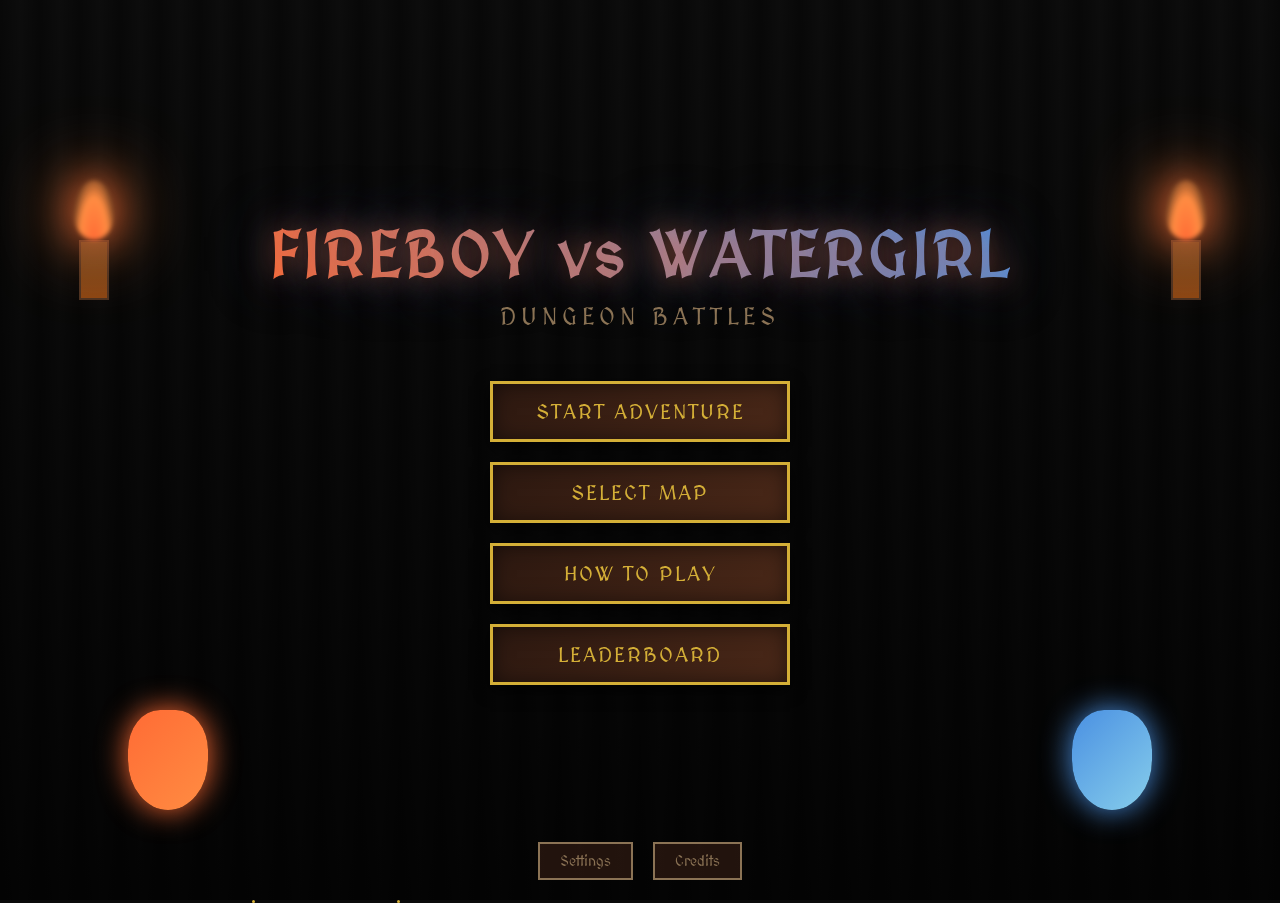
<file: main-menu.html>
<!DOCTYPE html>
<html lang="en">
<head>
    <meta charset="UTF-8">
    <meta name="viewport" content="width=device-width, initial-scale=1.0">
    <title>Fireboy vs Watergirl - Main Menu</title>
    <style>
        @import url('https://fonts.googleapis.com/css2?family=MedievalSharp&display=swap');
        
        * {
            margin: 0;
            padding: 0;
            box-sizing: border-box;
        }

        body {
            font-family: 'MedievalSharp', cursive;
            background: #0a0a0a;
            color: #d4af37;
            overflow: hidden;
            position: relative;
            height: 100vh;
        }

        /* Animated dungeon background */
        .dungeon-bg {
            position: fixed;
            top: 0;
            left: 0;
            width: 100%;
            height: 100%;
            background: 
                linear-gradient(rgba(0,0,0,0.7), rgba(0,0,0,0.9)),
                repeating-linear-gradient(
                    90deg,
                    #1a1a1a 0px,
                    #2a2a2a 20px,
                    #1a1a1a 40px
                ),
                repeating-linear-gradient(
                    0deg,
                    #1a1a1a 0px,
                    #2a2a2a 20px,
                    #1a1a1a 40px
                );
            animation: dungeonPulse 10s ease-in-out infinite;
        }

        @keyframes dungeonPulse {
            0%, 100% { filter: brightness(0.8); }
            50% { filter: brightness(1.2); }
        }

        /* Torch effects */
        .torch {
            position: absolute;
            width: 60px;
            height: 120px;
        }

        .torch-left {
            top: 20%;
            left: 5%;
        }

        .torch-right {
            top: 20%;
            right: 5%;
        }

        .flame {
            width: 40px;
            height: 60px;
            margin: 0 auto;
            background: radial-gradient(ellipse at bottom, #ff6b35, #ff8c42, transparent);
            border-radius: 50% 50% 50% 50% / 60% 60% 40% 40%;
            animation: flicker 1.5s ease-in-out infinite;
            filter: blur(2px);
            box-shadow: 0 0 40px #ff6b35, 0 0 80px #ff8c42;
        }

        @keyframes flicker {
            0%, 100% { 
                transform: scale(1) rotate(-2deg); 
                filter: blur(2px) brightness(1);
            }
            25% { 
                transform: scale(1.1) rotate(2deg); 
                filter: blur(1px) brightness(1.3);
            }
            50% { 
                transform: scale(0.95) rotate(-1deg); 
                filter: blur(3px) brightness(0.9);
            }
            75% { 
                transform: scale(1.05) rotate(1deg); 
                filter: blur(2px) brightness(1.1);
            }
        }

        .torch-holder {
            width: 30px;
            height: 60px;
            background: linear-gradient(#654321, #8B4513);
            margin: 0 auto;
            border: 2px solid #4a3020;
        }

        /* Main container */
        .main-container {
            position: relative;
            z-index: 10;
            display: flex;
            flex-direction: column;
            align-items: center;
            justify-content: center;
            height: 100vh;
            animation: fadeIn 2s ease-in;
        }

        @keyframes fadeIn {
            from { opacity: 0; transform: translateY(20px); }
            to { opacity: 1; transform: translateY(0); }
        }

        /* Title styling */
        .game-title {
            text-align: center;
            margin-bottom: 50px;
            position: relative;
        }

        .title-main {
            font-size: 4em;
            background: linear-gradient(45deg, #ff6b35, #4a90e2);
            -webkit-background-clip: text;
            -webkit-text-fill-color: transparent;
            text-shadow: 0 0 30px rgba(255, 107, 53, 0.5), 0 0 60px rgba(74, 144, 226, 0.5);
            animation: titleGlow 3s ease-in-out infinite;
            letter-spacing: 3px;
        }

        @keyframes titleGlow {
            0%, 100% { filter: brightness(1); }
            50% { filter: brightness(1.3); }
        }

        .title-sub {
            font-size: 1.5em;
            color: #8B7355;
            margin-top: 10px;
            letter-spacing: 5px;
        }

        /* Menu buttons */
        .menu-buttons {
            display: flex;
            flex-direction: column;
            gap: 20px;
            width: 300px;
        }

        .menu-btn {
            background: linear-gradient(135deg, #2c1810, #4a2818);
            border: 3px solid #d4af37;
            color: #d4af37;
            padding: 15px 30px;
            font-size: 1.3em;
            font-family: 'MedievalSharp', cursive;
            cursor: pointer;
            position: relative;
            overflow: hidden;
            transition: all 0.3s ease;
            text-transform: uppercase;
            letter-spacing: 2px;
            box-shadow: 
                inset 0 0 20px rgba(0,0,0,0.5),
                0 5px 15px rgba(0,0,0,0.8);
        }

        .menu-btn::before {
            content: '';
            position: absolute;
            top: 0;
            left: -100%;
            width: 100%;
            height: 100%;
            background: linear-gradient(90deg, transparent, rgba(212, 175, 55, 0.3), transparent);
            transition: left 0.5s ease;
        }

        .menu-btn:hover::before {
            left: 100%;
        }

        .menu-btn:hover {
            background: linear-gradient(135deg, #4a2818, #6a3828);
            transform: translateY(-2px);
            box-shadow: 
                inset 0 0 30px rgba(212, 175, 55, 0.2),
                0 8px 20px rgba(0,0,0,0.9);
            text-shadow: 0 0 10px rgba(212, 175, 55, 0.8);
        }

        .menu-btn:active {
            transform: translateY(0);
        }

        /* Character sprites */
        .characters {
            position: absolute;
            bottom: 10%;
            width: 100%;
            display: flex;
            justify-content: space-between;
            padding: 0 10%;
        }

        .character {
            width: 80px;
            height: 100px;
            animation: characterFloat 3s ease-in-out infinite;
        }

        .character.fireboy {
            background: linear-gradient(135deg, #ff6b35, #ff8c42);
            border-radius: 40% 40% 50% 50%;
            box-shadow: 0 0 30px #ff6b35;
            animation-delay: 0s;
        }

        .character.watergirl {
            background: linear-gradient(135deg, #4a90e2, #87CEEB);
            border-radius: 40% 40% 50% 50%;
            box-shadow: 0 0 30px #4a90e2;
            animation-delay: 1.5s;
        }

        @keyframes characterFloat {
            0%, 100% { transform: translateY(0); }
            50% { transform: translateY(-20px); }
        }

        /* Settings and credits */
        .bottom-buttons {
            position: absolute;
            bottom: 20px;
            display: flex;
            gap: 20px;
        }

        .small-btn {
            background: rgba(42, 24, 16, 0.8);
            border: 2px solid #8B7355;
            color: #8B7355;
            padding: 8px 20px;
            font-size: 0.9em;
            font-family: 'MedievalSharp', cursive;
            cursor: pointer;
            transition: all 0.3s ease;
        }

        .small-btn:hover {
            background: rgba(74, 40, 24, 0.9);
            color: #d4af37;
            border-color: #d4af37;
        }

        /* Particle effects */
        .particle {
            position: absolute;
            width: 3px;
            height: 3px;
            background: #d4af37;
            pointer-events: none;
            border-radius: 50%;
            animation: float-up 4s linear infinite;
        }

        @keyframes float-up {
            0% {
                transform: translateY(100vh) translateX(0);
                opacity: 0;
            }
            10% {
                opacity: 1;
            }
            90% {
                opacity: 1;
            }
            100% {
                transform: translateY(-100vh) translateX(50px);
                opacity: 0;
            }
        }
    </style>
</head>
<body>
    <div class="dungeon-bg"></div>
    
    <!-- Torches -->
    <div class="torch torch-left">
        <div class="flame"></div>
        <div class="torch-holder"></div>
    </div>
    <div class="torch torch-right">
        <div class="flame"></div>
        <div class="torch-holder"></div>
    </div>
    
    <div class="main-container">
        <div class="game-title">
            <h1 class="title-main">FIREBOY vs WATERGIRL</h1>
            <p class="title-sub">DUNGEON BATTLES</p>
        </div>
        
        <div class="menu-buttons">
            <button class="menu-btn" onclick="startGame()">Start Adventure</button>
            <button class="menu-btn" onclick="selectMap()">Select Map</button>
            <button class="menu-btn" onclick="showInstructions()">How to Play</button>
            <button class="menu-btn" onclick="showLeaderboard()">Leaderboard</button>
        </div>
        
        <div class="bottom-buttons">
            <button class="small-btn" onclick="showSettings()">Settings</button>
            <button class="small-btn" onclick="showCredits()">Credits</button>
        </div>
    </div>
    
    <div class="characters">
        <div class="character fireboy"></div>
        <div class="character watergirl"></div>
    </div>
    
    <script>
        // Create floating particles
        function createParticle() {
            const particle = document.createElement('div');
            particle.className = 'particle';
            particle.style.left = Math.random() * window.innerWidth + 'px';
            particle.style.animationDelay = Math.random() * 4 + 's';
            particle.style.animationDuration = (4 + Math.random() * 2) + 's';
            document.body.appendChild(particle);
            
            setTimeout(() => {
                particle.remove();
            }, 6000);
        }
        
        // Create particles periodically
        setInterval(createParticle, 300);
        
        // Menu functions
        function startGame() {
            // Start with tutorial (index.html)
            window.location.href = 'index.html';
        }
        
        function selectMap() {
            // Go to map selection
            window.location.href = 'map-selection.html';
        }
        
        function showInstructions() {
            alert('CONTROLS:\n\nFireboy:\n• WASD to move\n• Space to shoot fireball\n\nWatergirl:\n• Arrow Keys to move\n• Enter to shoot waterball\n\nOBJECTIVE:\nCollect power-ups, defeat enemies, and reach the doors before your opponent!\n\nGAME MODES:\n• Competitive: Battle against each other\n• Cooperative: Work together to solve puzzles');
        }
        
        function showLeaderboard() {
            // Try to load scores from localStorage
            try {
                const savedProgress = localStorage.getItem('fireboyWatergirlPoints');
                if (savedProgress) {
                    const data = JSON.parse(savedProgress);
                    alert(`LEADERBOARD\n\n🔥 Fireboy\nTotal Points: ${data.fireboyPoints || 0}\nDoor Wins: ${data.doorWins?.fireboy || 0}\n\n💧 Watergirl\nTotal Points: ${data.watergirlPoints || 0}\nDoor Wins: ${data.doorWins?.watergirl || 0}\n\nTotal Rounds: ${data.totalRounds || 0}`);
                } else {
                    alert('No scores yet! Play some games first!');
                }
            } catch (e) {
                alert('No scores yet! Play some games first!');
            }
        }
        
        function showSettings() {
            alert('SETTINGS\n\nSound: ON ✓\nMusic: ON ✓\nParticles: ON ✓\n\n(Settings menu coming soon!)');
        }
        
        function showCredits() {
            alert('FIREBOY VS WATERGIRL\nDungeon Battles\n\nA competitive twist on the classic game!\n\nCreated with:\n• HTML5 Canvas\n• CSS3 Animations\n• Vanilla JavaScript\n\nThank you for playing!');
        }
    </script>
</body>
</html>
</file>
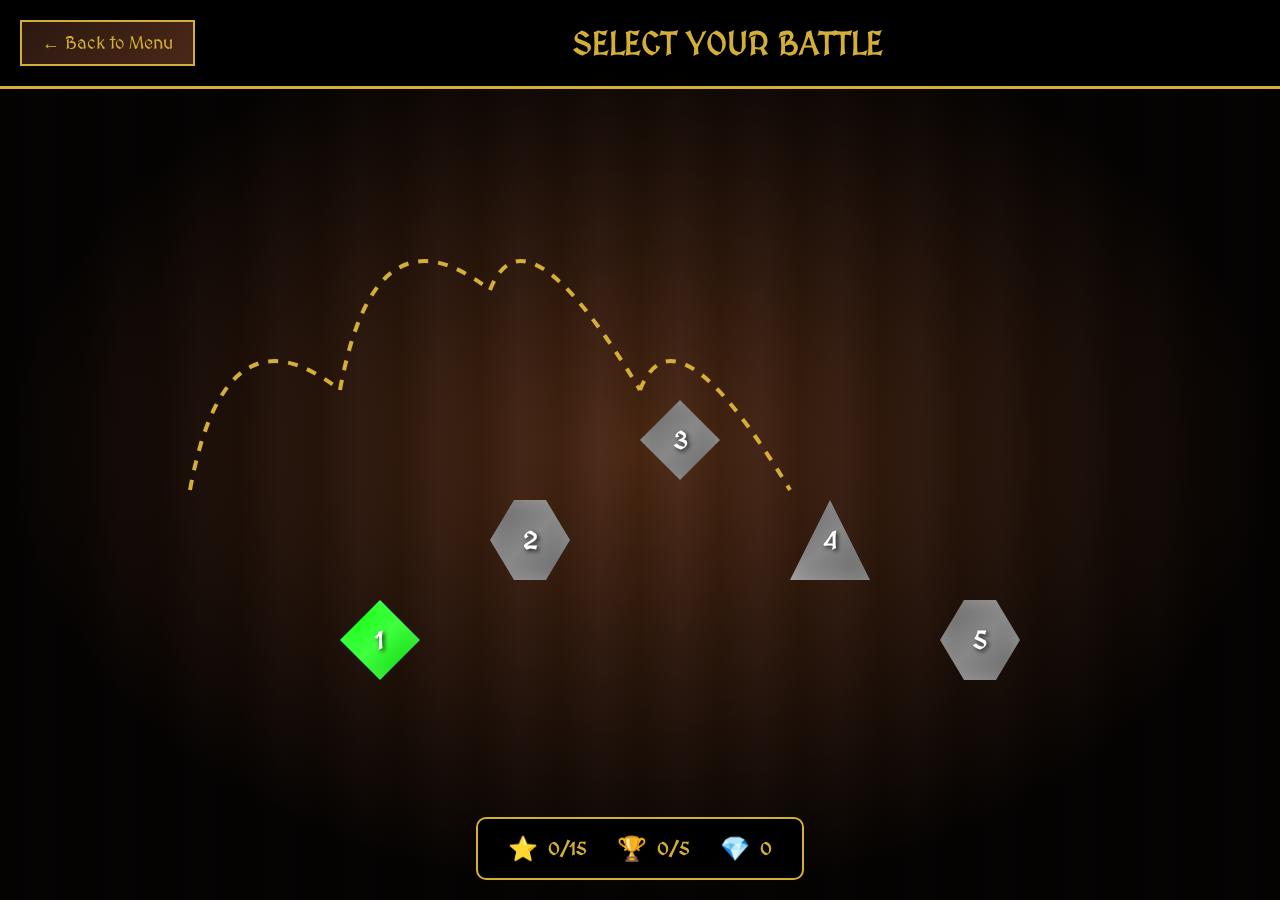
<file: map-selection.html>
<!DOCTYPE html>
<html lang="en">
<head>
    <meta charset="UTF-8">
    <meta name="viewport" content="width=device-width, initial-scale=1.0">
    <title>Fireboy vs Watergirl - Map Selection</title>
    <style>
        @import url('https://fonts.googleapis.com/css2?family=MedievalSharp&display=swap');
        
        * {
            margin: 0;
            padding: 0;
            box-sizing: border-box;
        }

        body {
            font-family: 'MedievalSharp', cursive;
            background: #1a0f0a;
            overflow: hidden;
            position: relative;
            height: 100vh;
        }

        /* Dungeon wall background */
        .dungeon-map-bg {
            position: fixed;
            top: 0;
            left: 0;
            width: 100%;
            height: 100%;
            background: 
                radial-gradient(ellipse at center, rgba(139, 69, 19, 0.3) 0%, rgba(0, 0, 0, 0.9) 70%),
                repeating-linear-gradient(
                    90deg,
                    #2a1810 0px,
                    #3a2420 40px,
                    #2a1810 80px
                ),
                repeating-linear-gradient(
                    0deg,
                    #2a1810 0px,
                    #3a2420 40px,
                    #2a1810 80px
                );
        }

        /* Map container */
        .map-container {
            position: relative;
            width: 100%;
            height: 100vh;
            display: flex;
            align-items: center;
            justify-content: center;
        }

        /* Canvas for drawing paths */
        #pathCanvas {
            position: absolute;
            top: 0;
            left: 0;
            pointer-events: none;
            z-index: 5;
        }

        /* Level nodes container */
        .levels-grid {
            position: relative;
            width: 900px;
            height: 600px;
            z-index: 10;
        }

        /* Level node */
        .level-node {
            position: absolute;
            width: 80px;
            height: 80px;
            cursor: pointer;
            transition: all 0.3s ease;
        }

        .level-gem {
            width: 100%;
            height: 100%;
            position: relative;
            transform-style: preserve-3d;
            animation: gemFloat 3s ease-in-out infinite;
        }

        @keyframes gemFloat {
            0%, 100% { transform: translateY(0) rotateY(0deg); }
            50% { transform: translateY(-10px) rotateY(180deg); }
        }

        /* Gem shapes */
        .gem-diamond {
            background: linear-gradient(135deg, #00ff00, #40ff40, #00cc00);
            clip-path: polygon(50% 0%, 100% 50%, 50% 100%, 0% 50%);
            box-shadow: 
                0 0 30px rgba(0, 255, 0, 0.6),
                inset 0 0 20px rgba(255, 255, 255, 0.3);
        }

        .gem-hexagon {
            background: linear-gradient(135deg, #00ff00, #40ff40, #00cc00);
            clip-path: polygon(30% 0%, 70% 0%, 100% 50%, 70% 100%, 30% 100%, 0% 50%);
            box-shadow: 
                0 0 30px rgba(0, 255, 0, 0.6),
                inset 0 0 20px rgba(255, 255, 255, 0.3);
        }

        .gem-triangle {
            background: linear-gradient(135deg, #00ff00, #40ff40, #00cc00);
            clip-path: polygon(50% 0%, 0% 100%, 100% 100%);
            box-shadow: 
                0 0 30px rgba(0, 255, 0, 0.6),
                inset 0 0 20px rgba(255, 255, 255, 0.3);
        }

        /* Locked levels */
        .level-node.locked .level-gem {
            background: linear-gradient(135deg, #666, #888, #666);
            filter: grayscale(100%);
            animation: none;
        }

        .level-node.locked {
            cursor: not-allowed;
        }

        /* Completed levels */
        .level-node.completed .level-gem {
            background: linear-gradient(135deg, #ffd700, #ffed4e, #ffd700);
            box-shadow: 
                0 0 40px rgba(255, 215, 0, 0.8),
                inset 0 0 20px rgba(255, 255, 255, 0.5);
        }

        /* Current level highlight */
        .level-node.current .level-gem {
            animation: currentPulse 1.5s ease-in-out infinite;
        }

        @keyframes currentPulse {
            0%, 100% { 
                transform: scale(1);
                filter: brightness(1);
            }
            50% { 
                transform: scale(1.2);
                filter: brightness(1.5);
            }
        }

        /* Level number */
        .level-number {
            position: absolute;
            top: 50%;
            left: 50%;
            transform: translate(-50%, -50%);
            font-size: 24px;
            font-weight: bold;
            color: #fff;
            text-shadow: 2px 2px 4px rgba(0, 0, 0, 0.8);
            z-index: 2;
        }

        /* Level info popup */
        .level-info {
            position: absolute;
            bottom: -60px;
            left: 50%;
            transform: translateX(-50%);
            background: rgba(0, 0, 0, 0.9);
            border: 2px solid #d4af37;
            padding: 8px 15px;
            border-radius: 5px;
            white-space: nowrap;
            opacity: 0;
            pointer-events: none;
            transition: opacity 0.3s ease;
            z-index: 20;
        }

        .level-node:hover .level-info {
            opacity: 1;
        }

        .level-name {
            color: #d4af37;
            font-size: 14px;
            margin-bottom: 3px;
        }

        .level-stars {
            color: #ffd700;
            font-size: 16px;
            text-align: center;
        }

        /* UI Header */
        .map-header {
            position: fixed;
            top: 0;
            left: 0;
            right: 0;
            background: rgba(0, 0, 0, 0.9);
            padding: 20px;
            display: flex;
            justify-content: space-between;
            align-items: center;
            z-index: 100;
            border-bottom: 3px solid #d4af37;
        }

        .map-title {
            font-size: 2em;
            color: #d4af37;
            text-shadow: 2px 2px 4px rgba(0, 0, 0, 0.8);
        }

        .back-btn {
            background: linear-gradient(135deg, #2c1810, #4a2818);
            border: 2px solid #d4af37;
            color: #d4af37;
            padding: 10px 20px;
            font-size: 1.1em;
            font-family: 'MedievalSharp', cursive;
            cursor: pointer;
            transition: all 0.3s ease;
        }

        .back-btn:hover {
            background: linear-gradient(135deg, #4a2818, #6a3828);
            transform: translateY(-2px);
        }

        /* Player progress */
        .player-progress {
            position: fixed;
            bottom: 20px;
            left: 50%;
            transform: translateX(-50%);
            background: rgba(0, 0, 0, 0.9);
            border: 2px solid #d4af37;
            padding: 15px 30px;
            border-radius: 10px;
            z-index: 100;
            display: flex;
            gap: 30px;
            align-items: center;
        }

        .progress-item {
            display: flex;
            align-items: center;
            gap: 10px;
            color: #d4af37;
        }

        .progress-icon {
            font-size: 24px;
        }

        .progress-value {
            font-size: 18px;
            font-weight: bold;
        }
    </style>
</head>
<body>
    <div class="dungeon-map-bg"></div>
    
    <div class="map-header">
        <button class="back-btn" onclick="goBack()">← Back to Menu</button>
        <h1 class="map-title">SELECT YOUR BATTLE</h1>
        <div></div>
    </div>
    
    <div class="map-container">
        <canvas id="pathCanvas"></canvas>
        <div class="levels-grid" id="levelsGrid"></div>
    </div>
    
    <div class="player-progress">
        <div class="progress-item">
            <span class="progress-icon">⭐</span>
            <span class="progress-value" id="totalStars">0/15</span>
        </div>
        <div class="progress-item">
            <span class="progress-icon">🏆</span>
            <span class="progress-value" id="levelsCompleted">0/5</span>
        </div>
        <div class="progress-item">
            <span class="progress-icon">💎</span>
            <span class="progress-value" id="gemsCollected">0</span>
        </div>
    </div>
    
    <script>
        // Level data
        const levels = [
            { id: 1, name: "Tutorial Arena", x: 150, y: 450, stars: 0, unlocked: true, shape: 'diamond' },
            { id: 2, name: "Competitive Battle", x: 300, y: 350, stars: 0, unlocked: false, shape: 'hexagon' },
            { id: 3, name: "Cooperative Puzzle", x: 450, y: 250, stars: 0, unlocked: false, shape: 'diamond' },
            { id: 4, name: "Boss Chamber", x: 600, y: 350, stars: 0, unlocked: false, shape: 'triangle' },
            { id: 5, name: "Final Showdown", x: 750, y: 450, stars: 0, unlocked: false, shape: 'hexagon' }
        ];
        
        // Path connections between levels
        const paths = [
            { from: 0, to: 1 },
            { from: 1, to: 2 },
            { from: 2, to: 3 },
            { from: 3, to: 4 }
        ];
        
        // Load progress from localStorage
        function loadProgress() {
            const savedProgress = localStorage.getItem('levelProgress');
            if (savedProgress) {
                const progress = JSON.parse(savedProgress);
                levels.forEach((level, index) => {
                    if (progress[index]) {
                        level.stars = progress[index].stars || 0;
                        level.unlocked = progress[index].unlocked || false;
                    }
                });
            }
            
            // Tutorial is always unlocked
            levels[0].unlocked = true;
        }
        
        // Save progress
        function saveProgress() {
            const progress = {};
            levels.forEach((level, index) => {
                progress[index] = {
                    stars: level.stars,
                    unlocked: level.unlocked
                };
            });
            localStorage.setItem('levelProgress', JSON.stringify(progress));
        }
        
        // Draw paths between levels
        function drawPaths() {
            const canvas = document.getElementById('pathCanvas');
            const ctx = canvas.getContext('2d');
            
            canvas.width = window.innerWidth;
            canvas.height = window.innerHeight;
            
            ctx.strokeStyle = '#d4af37';
            ctx.lineWidth = 4;
            ctx.setLineDash([10, 10]);
            
            paths.forEach(path => {
                const fromLevel = levels[path.from];
                const toLevel = levels[path.to];
                
                ctx.beginPath();
                ctx.moveTo(fromLevel.x + 40, fromLevel.y + 40);
                
                // Create curved path
                const controlX = (fromLevel.x + toLevel.x) / 2;
                const controlY = Math.min(fromLevel.y, toLevel.y) - 50;
                
                ctx.quadraticCurveTo(controlX, controlY, toLevel.x + 40, toLevel.y + 40);
                ctx.stroke();
            });
        }
        
        // Create level nodes
        function createLevelNodes() {
            const grid = document.getElementById('levelsGrid');
            grid.innerHTML = '';
            
            levels.forEach((level, index) => {
                const node = document.createElement('div');
                node.className = 'level-node';
                node.style.left = level.x + 'px';
                node.style.top = level.y + 'px';
                
                if (!level.unlocked) {
                    node.classList.add('locked');
                } else if (level.stars > 0) {
                    node.classList.add('completed');
                } else if (index === getCurrentLevel()) {
                    node.classList.add('current');
                }
                
                const gem = document.createElement('div');
                gem.className = `level-gem gem-${level.shape}`;
                
                const number = document.createElement('div');
                number.className = 'level-number';
                number.textContent = level.id;
                
                const info = document.createElement('div');
                info.className = 'level-info';
                info.innerHTML = `
                    <div class="level-name">${level.name}</div>
                    <div class="level-stars">${'⭐'.repeat(level.stars) || 'Not completed'}</div>
                `;
                
                gem.appendChild(number);
                node.appendChild(gem);
                node.appendChild(info);
                
                if (level.unlocked) {
                    node.onclick = () => selectLevel(level.id);
                }
                
                grid.appendChild(node);
            });
            
            updateProgress();
        }
        
        // Get current level (first uncompleted level)
        function getCurrentLevel() {
            for (let i = 0; i < levels.length; i++) {
                if (levels[i].unlocked && levels[i].stars === 0) {
                    return i;
                }
            }
            return levels.length - 1;
        }
        
        // Update progress display
        function updateProgress() {
            const totalStars = levels.reduce((sum, level) => sum + level.stars, 0);
            const maxStars = levels.length * 3;
            const completed = levels.filter(l => l.stars > 0).length;
            
            document.getElementById('totalStars').textContent = `${totalStars}/${maxStars}`;
            document.getElementById('levelsCompleted').textContent = `${completed}/${levels.length}`;
            document.getElementById('gemsCollected').textContent = totalStars * 10; // Example gem calculation
        }
        
        // Select a level
        function selectLevel(levelId) {
            const level = levels.find(l => l.id === levelId);
            if (level && level.unlocked) {
                // Different HTML files for different levels
                const levelFiles = {
                    1: 'index.html',           // Tutorial
                    2: 'level2.html',          // Competitive
                    3: 'level3.html',          // Cooperative
                    4: 'level4.html',          // Boss
                    5: 'level5.html'           // Final
                };
                
                window.location.href = levelFiles[levelId] || 'index.html';
            }
        }
        
        // Go back to main menu
        function goBack() {
            window.location.href = 'main-menu.html';
        }
        
        // Unlock next level (call this when a level is completed)
        window.unlockNextLevel = function(currentLevelId, stars = 1) {
            const currentIndex = levels.findIndex(l => l.id === currentLevelId);
            if (currentIndex !== -1) {
                levels[currentIndex].stars = Math.max(levels[currentIndex].stars, stars);
                if (currentIndex < levels.length - 1) {
                    levels[currentIndex + 1].unlocked = true;
                }
                saveProgress();
                createLevelNodes();
            }
        };
        
        // Initialize
        window.addEventListener('load', () => {
            loadProgress();
            createLevelNodes();
            drawPaths();
        });
        
        // Redraw paths on resize
        window.addEventListener('resize', () => {
            drawPaths();
        });
    </script>
</body>
</html>
</file>
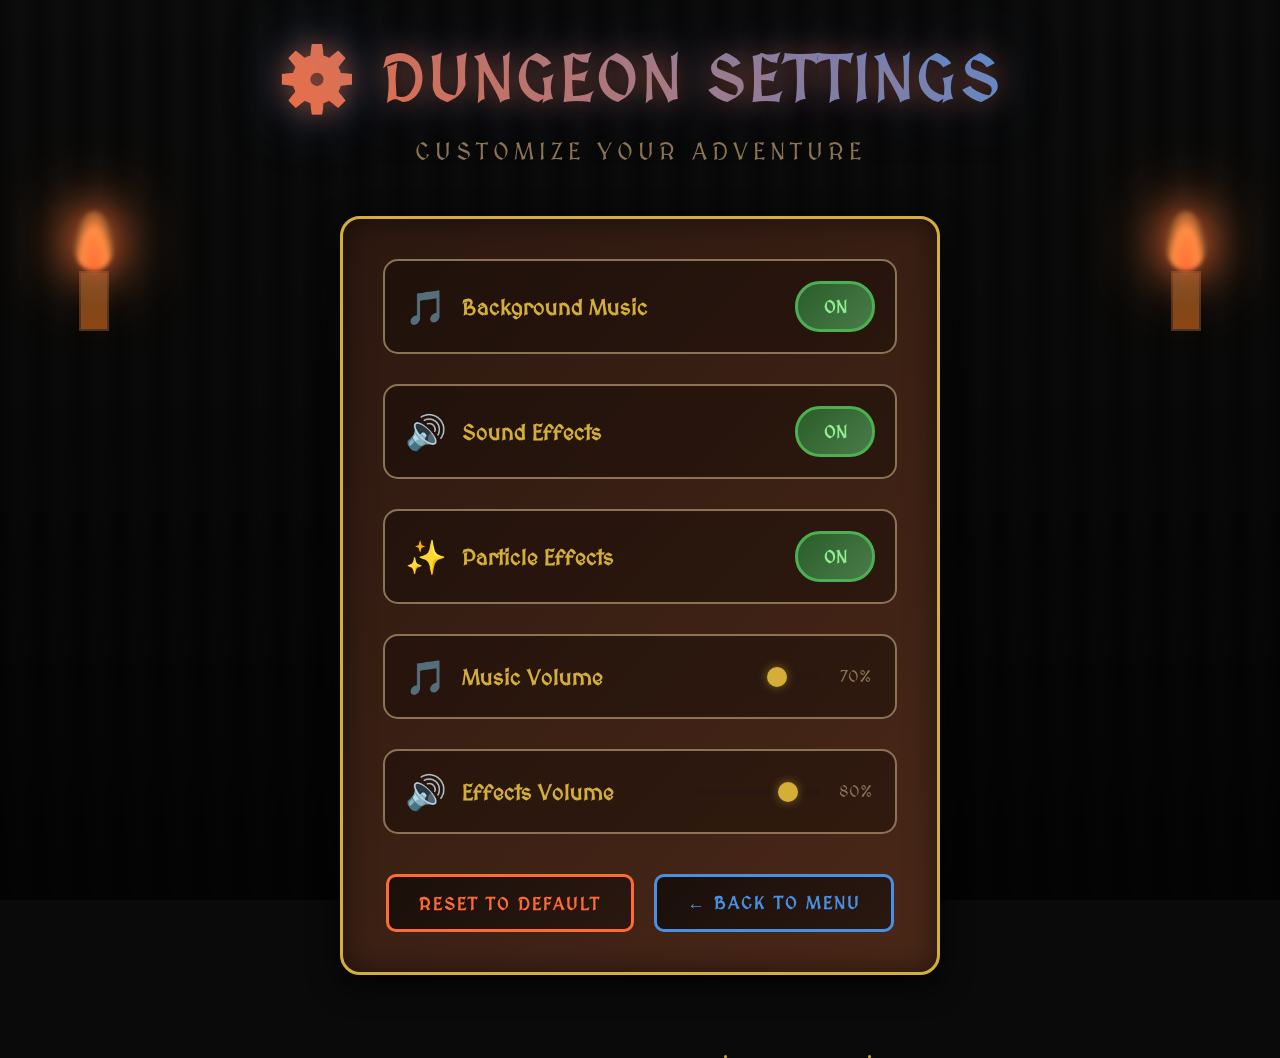
<file: settings.html>
<!DOCTYPE html>
<html lang="en">
<head>
    <meta charset="UTF-8">
    <meta name="viewport" content="width=device-width, initial-scale=1.0">
    <title>Fireboy vs Watergirl - Settings</title>
    <style>
        @import url('https://fonts.googleapis.com/css2?family=MedievalSharp&display=swap');
        
        * {
            margin: 0;
            padding: 0;
            box-sizing: border-box;
        }

        body {
            font-family: 'MedievalSharp', cursive;
            background: #0a0a0a;
            color: #d4af37;
            overflow-x: hidden;
            position: relative;
            min-height: 100vh;
        }

        /* Animated dungeon background */
        .dungeon-bg {
            position: fixed;
            top: 0;
            left: 0;
            width: 100%;
            height: 100%;
            background: 
                linear-gradient(rgba(0,0,0,0.7), rgba(0,0,0,0.9)),
                repeating-linear-gradient(
                    90deg,
                    #1a1a1a 0px,
                    #2a2a2a 20px,
                    #1a1a1a 40px
                ),
                repeating-linear-gradient(
                    0deg,
                    #1a1a1a 0px,
                    #2a2a2a 20px,
                    #1a1a1a 40px
                );
            animation: dungeonPulse 10s ease-in-out infinite;
        }

        @keyframes dungeonPulse {
            0%, 100% { filter: brightness(0.8); }
            50% { filter: brightness(1.2); }
        }

        /* Torch effects */
        .torch {
            position: absolute;
            width: 60px;
            height: 120px;
        }

        .torch-left {
            top: 20%;
            left: 5%;
        }

        .torch-right {
            top: 20%;
            right: 5%;
        }

        .flame {
            width: 40px;
            height: 60px;
            margin: 0 auto;
            background: radial-gradient(ellipse at bottom, #ff6b35, #ff8c42, transparent);
            border-radius: 50% 50% 50% 50% / 60% 60% 40% 40%;
            animation: flicker 1.5s ease-in-out infinite;
            filter: blur(2px);
            box-shadow: 0 0 40px #ff6b35, 0 0 80px #ff8c42;
        }

        @keyframes flicker {
            0%, 100% { 
                transform: scale(1) rotate(-2deg); 
                filter: blur(2px) brightness(1);
            }
            25% { 
                transform: scale(1.1) rotate(2deg); 
                filter: blur(1px) brightness(1.3);
            }
            50% { 
                transform: scale(0.95) rotate(-1deg); 
                filter: blur(3px) brightness(0.9);
            }
            75% { 
                transform: scale(1.05) rotate(1deg); 
                filter: blur(2px) brightness(1.1);
            }
        }

        .torch-holder {
            width: 30px;
            height: 60px;
            background: linear-gradient(#654321, #8B4513);
            margin: 0 auto;
            border: 2px solid #4a3020;
        }

        /* Main container */
        .main-container {
            position: relative;
            z-index: 10;
            display: flex;
            flex-direction: column;
            align-items: center;
            justify-content: center;
            min-height: 100vh;
            padding: 40px 20px;
            animation: fadeIn 2s ease-in;
        }

        @keyframes fadeIn {
            from { opacity: 0; transform: translateY(20px); }
            to { opacity: 1; transform: translateY(0); }
        }

        /* Header */
        .settings-header {
            text-align: center;
            margin-bottom: 50px;
        }

        .settings-title {
            font-size: 4em;
            background: linear-gradient(45deg, #ff6b35, #4a90e2);
            background-clip: text;
            -webkit-background-clip: text;
            -webkit-text-fill-color: transparent;
            text-shadow: 0 0 30px rgba(255, 107, 53, 0.5), 0 0 60px rgba(74, 144, 226, 0.5);
            animation: titleGlow 3s ease-in-out infinite;
            letter-spacing: 3px;
            margin-bottom: 20px;
        }

        @keyframes titleGlow {
            0%, 100% { filter: brightness(1); }
            50% { filter: brightness(1.3); }
        }

        .settings-subtitle {
            font-size: 1.5em;
            color: #8B7355;
            letter-spacing: 5px;
        }

        /* Settings content */
        .settings-content {
            max-width: 600px;
            width: 100%;
            background: linear-gradient(135deg, #2c1810, #4a2818);
            border: 3px solid #d4af37;
            border-radius: 20px;
            padding: 40px;
            box-shadow: 
                inset 0 0 30px rgba(0,0,0,0.5),
                0 10px 30px rgba(0,0,0,0.8);
            margin-bottom: 40px;
        }

        .setting-item {
            display: flex;
            justify-content: space-between;
            align-items: center;
            margin-bottom: 30px;
            padding: 20px;
            background: rgba(0, 0, 0, 0.3);
            border-radius: 15px;
            border: 2px solid #8B7355;
            transition: all 0.3s ease;
        }

        .setting-item:hover {
            border-color: #d4af37;
            background: rgba(0, 0, 0, 0.5);
            transform: translateY(-2px);
            box-shadow: 0 5px 15px rgba(212, 175, 55, 0.2);
        }

        .setting-label {
            color: #d4af37;
            font-size: 1.4em;
            font-weight: bold;
            display: flex;
            align-items: center;
            gap: 15px;
        }

        .setting-icon {
            font-size: 1.5em;
        }

        .toggle-btn {
            background: linear-gradient(135deg, #2a5d2a, #4a7c4a);
            border: 3px solid #4CAF50;
            color: #90EE90;
            padding: 12px 25px;
            border-radius: 25px;
            cursor: pointer;
            font-family: 'MedievalSharp', cursive;
            font-size: 1.1em;
            font-weight: bold;
            transition: all 0.3s ease;
            min-width: 80px;
            position: relative;
            overflow: hidden;
        }

        .toggle-btn::before {
            content: '';
            position: absolute;
            top: 0;
            left: -100%;
            width: 100%;
            height: 100%;
            background: linear-gradient(90deg, transparent, rgba(255, 255, 255, 0.2), transparent);
            transition: left 0.5s ease;
        }

        .toggle-btn:hover::before {
            left: 100%;
        }

        .toggle-btn:hover {
            transform: scale(1.05);
            box-shadow: 0 5px 20px rgba(76, 175, 80, 0.4);
        }

        .toggle-btn.off {
            background: linear-gradient(135deg, #5d2a2a, #7c4a4a);
            border-color: #F44336;
            color: #FFB3B3;
        }

        .toggle-btn.off:hover {
            box-shadow: 0 5px 20px rgba(244, 67, 54, 0.4);
        }

        .setting-actions {
            display: flex;
            gap: 20px;
            justify-content: center;
            margin-top: 40px;
            flex-wrap: wrap;
        }

        .action-btn {
            background: linear-gradient(135deg, #1a0f0a, #2a1810);
            border: 3px solid #d4af37;
            color: #d4af37;
            padding: 15px 30px;
            border-radius: 10px;
            cursor: pointer;
            font-family: 'MedievalSharp', cursive;
            font-size: 1.1em;
            font-weight: bold;
            transition: all 0.3s ease;
            text-transform: uppercase;
            letter-spacing: 2px;
            position: relative;
            overflow: hidden;
        }

        .action-btn::before {
            content: '';
            position: absolute;
            top: 0;
            left: -100%;
            width: 100%;
            height: 100%;
            background: linear-gradient(90deg, transparent, rgba(212, 175, 55, 0.3), transparent);
            transition: left 0.5s ease;
        }

        .action-btn:hover::before {
            left: 100%;
        }

        .action-btn:hover {
            background: linear-gradient(135deg, #2a1810, #3a2420);
            transform: translateY(-3px);
            box-shadow: 0 8px 25px rgba(0, 0, 0, 0.6);
            text-shadow: 0 0 10px rgba(212, 175, 55, 0.8);
        }

        .action-btn:active {
            transform: translateY(-1px);
        }

        .reset-btn {
            border-color: #ff6b35;
            color: #ff6b35;
        }

        .reset-btn:hover {
            background: linear-gradient(135deg, #5d2a2a, #7c4a4a);
        }

        .back-btn {
            border-color: #4a90e2;
            color: #4a90e2;
        }

        .back-btn:hover {
            background: linear-gradient(135deg, #2a3a5d, #3a4a7d);
        }

        /* Volume sliders */
        .volume-control {
            display: flex;
            align-items: center;
            gap: 15px;
            margin-top: 15px;
        }

        .volume-slider {
            flex: 1;
            height: 8px;
            background: #2a1810;
            border-radius: 4px;
            outline: none;
            -webkit-appearance: none;
        }

        .volume-slider::-webkit-slider-thumb {
            -webkit-appearance: none;
            appearance: none;
            width: 20px;
            height: 20px;
            background: #d4af37;
            border-radius: 50%;
            cursor: pointer;
            box-shadow: 0 0 10px rgba(212, 175, 55, 0.5);
        }

        .volume-slider::-moz-range-thumb {
            width: 20px;
            height: 20px;
            background: #d4af37;
            border-radius: 50%;
            cursor: pointer;
            border: none;
            box-shadow: 0 0 10px rgba(212, 175, 55, 0.5);
        }

        .volume-value {
            color: #8B7355;
            font-size: 1em;
            min-width: 40px;
            text-align: center;
        }

        /* Particle effects */
        .particle {
            position: absolute;
            width: 3px;
            height: 3px;
            background: #d4af37;
            pointer-events: none;
            border-radius: 50%;
            animation: float-up 4s linear infinite;
        }

        @keyframes float-up {
            0% {
                transform: translateY(100vh) translateX(0);
                opacity: 0;
            }
            10% {
                opacity: 1;
            }
            90% {
                opacity: 1;
            }
            100% {
                transform: translateY(-100vh) translateX(50px);
                opacity: 0;
            }
        }

        /* Responsive design */
        @media (max-width: 768px) {
            .settings-title {
                font-size: 2.5em;
            }
            
            .settings-content {
                padding: 20px;
            }
            
            .setting-item {
                flex-direction: column;
                gap: 15px;
                text-align: center;
            }
            
            .setting-actions {
                flex-direction: column;
                align-items: center;
            }
        }
    </style>
</head>
<body>
    <div class="dungeon-bg"></div>
    
    <!-- Torches -->
    <div class="torch torch-left">
        <div class="flame"></div>
        <div class="torch-holder"></div>
    </div>
    <div class="torch torch-right">
        <div class="flame"></div>
        <div class="torch-holder"></div>
    </div>
    
    <div class="main-container">
        <div class="settings-header">
            <h1 class="settings-title">⚙️ DUNGEON SETTINGS</h1>
            <p class="settings-subtitle">CUSTOMIZE YOUR ADVENTURE</p>
        </div>
        
        <div class="settings-content">
            <div class="setting-item">
                <div class="setting-label">
                    <span class="setting-icon">🎵</span>
                    Background Music
                </div>
                <button id="musicToggle" class="toggle-btn" onclick="toggleBackgroundMusic()">ON</button>
            </div>
            
            <div class="setting-item">
                <div class="setting-label">
                    <span class="setting-icon">🔊</span>
                    Sound Effects
                </div>
                <button id="effectsToggle" class="toggle-btn" onclick="toggleSoundEffects()">ON</button>
            </div>
            
            <div class="setting-item">
                <div class="setting-label">
                    <span class="setting-icon">✨</span>
                    Particle Effects
                </div>
                <button id="particlesToggle" class="toggle-btn" onclick="toggleParticles()">ON</button>
            </div>
            
            <div class="setting-item">
                <div class="setting-label">
                    <span class="setting-icon">🎵</span>
                    Music Volume
                </div>
                <div style="display: flex; align-items: center; gap: 15px;">
                    <input type="range" id="musicVolume" class="volume-slider" min="0" max="100" value="70" onchange="updateMusicVolume(this.value)">
                    <span id="musicVolumeValue" class="volume-value">70%</span>
                </div>
            </div>
            
            <div class="setting-item">
                <div class="setting-label">
                    <span class="setting-icon">🔊</span>
                    Effects Volume
                </div>
                <div style="display: flex; align-items: center; gap: 15px;">
                    <input type="range" id="effectsVolume" class="volume-slider" min="0" max="100" value="80" onchange="updateEffectsVolume(this.value)">
                    <span id="effectsVolumeValue" class="volume-value">80%</span>
                </div>
            </div>
            
            <div class="setting-actions">
                <button class="action-btn reset-btn" onclick="resetSettings()">Reset to Default</button>
                <button class="action-btn back-btn" onclick="goBack()">← Back to Menu</button>
            </div>
        </div>
    </div>
    
    <script src="settings.js"></script>
    <script>
        // Create floating particles
        function createParticle() {
            const particle = document.createElement('div');
            particle.className = 'particle';
            particle.style.left = Math.random() * window.innerWidth + 'px';
            particle.style.animationDelay = Math.random() * 4 + 's';
            particle.style.animationDuration = (4 + Math.random() * 2) + 's';
            document.body.appendChild(particle);
            
            setTimeout(() => {
                particle.remove();
            }, 6000);
        }
        
        // Create particles periodically
        setInterval(createParticle, 300);
        
        // Settings functions
        function toggleBackgroundMusic() {
            window.gameSettings.toggleSetting('backgroundMusic');
            updateSettingsUI();
        }

        function toggleSoundEffects() {
            window.gameSettings.toggleSetting('soundEffects');
            updateSettingsUI();
        }

        function toggleParticles() {
            window.gameSettings.toggleSetting('particles');
            updateSettingsUI();
        }

        function updateMusicVolume(value) {
            const volume = value / 100;
            window.gameSettings.setSetting('musicVolume', volume);
            document.getElementById('musicVolumeValue').textContent = value + '%';
        }

        function updateEffectsVolume(value) {
            const volume = value / 100;
            window.gameSettings.setSetting('effectsVolume', volume);
            document.getElementById('effectsVolumeValue').textContent = value + '%';
        }

        function updateSettingsUI() {
            const settings = window.gameSettings.getAllSettings();
            
            // Update toggle buttons
            updateToggleButton('musicToggle', settings.backgroundMusic);
            updateToggleButton('effectsToggle', settings.soundEffects);
            updateToggleButton('particlesToggle', settings.particles);
            
            // Update volume sliders
            document.getElementById('musicVolume').value = Math.round(settings.musicVolume * 100);
            document.getElementById('musicVolumeValue').textContent = Math.round(settings.musicVolume * 100) + '%';
            document.getElementById('effectsVolume').value = Math.round(settings.effectsVolume * 100);
            document.getElementById('effectsVolumeValue').textContent = Math.round(settings.effectsVolume * 100) + '%';
        }

        function updateToggleButton(buttonId, isOn) {
            const button = document.getElementById(buttonId);
            if (isOn) {
                button.textContent = 'ON';
                button.classList.remove('off');
            } else {
                button.textContent = 'OFF';
                button.classList.add('off');
            }
        }

        function resetSettings() {
            if (confirm('Reset all settings to default?')) {
                window.gameSettings.resetToDefaults();
                updateSettingsUI();
            }
        }

        function goBack() {
            window.location.href = 'main-menu.html';
        }
        
        // Initialize settings UI when page loads
        document.addEventListener('DOMContentLoaded', function() {
            updateSettingsUI();
        });
    </script>
</body>
</html>
</file>
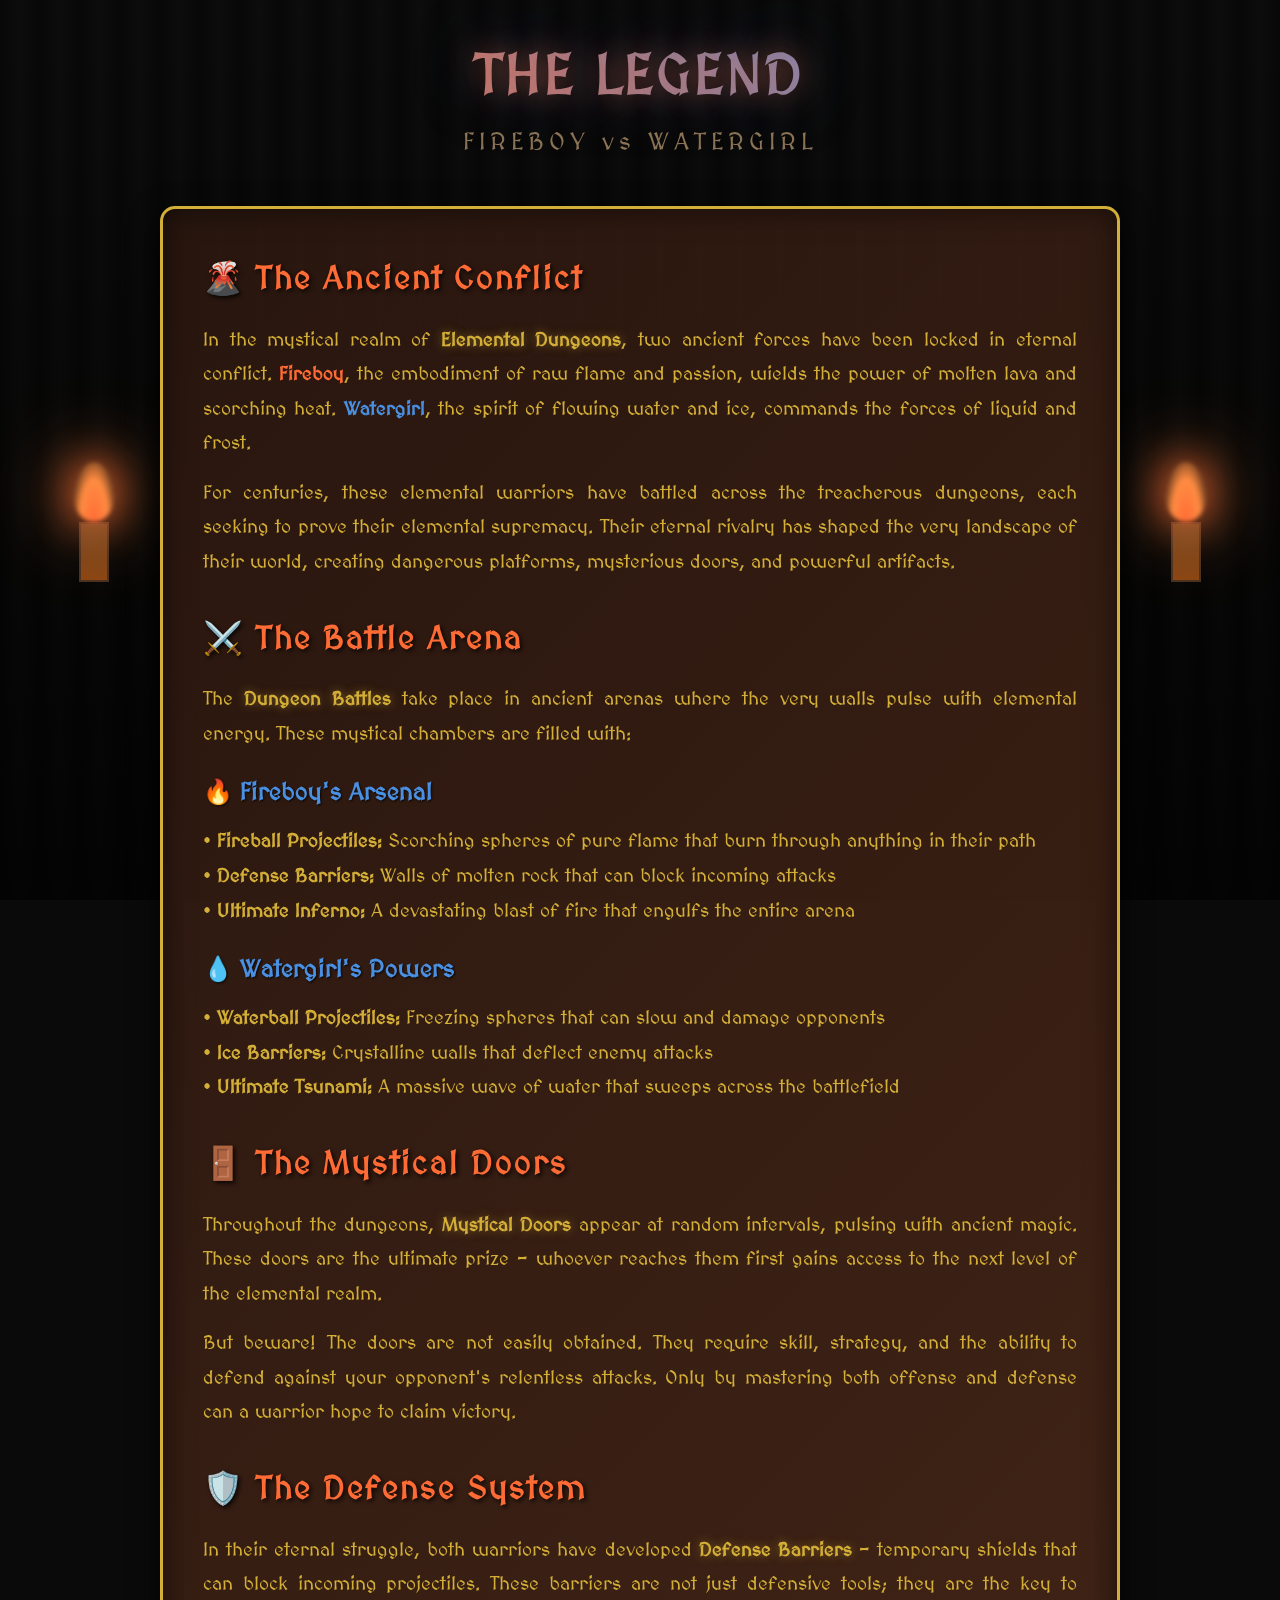
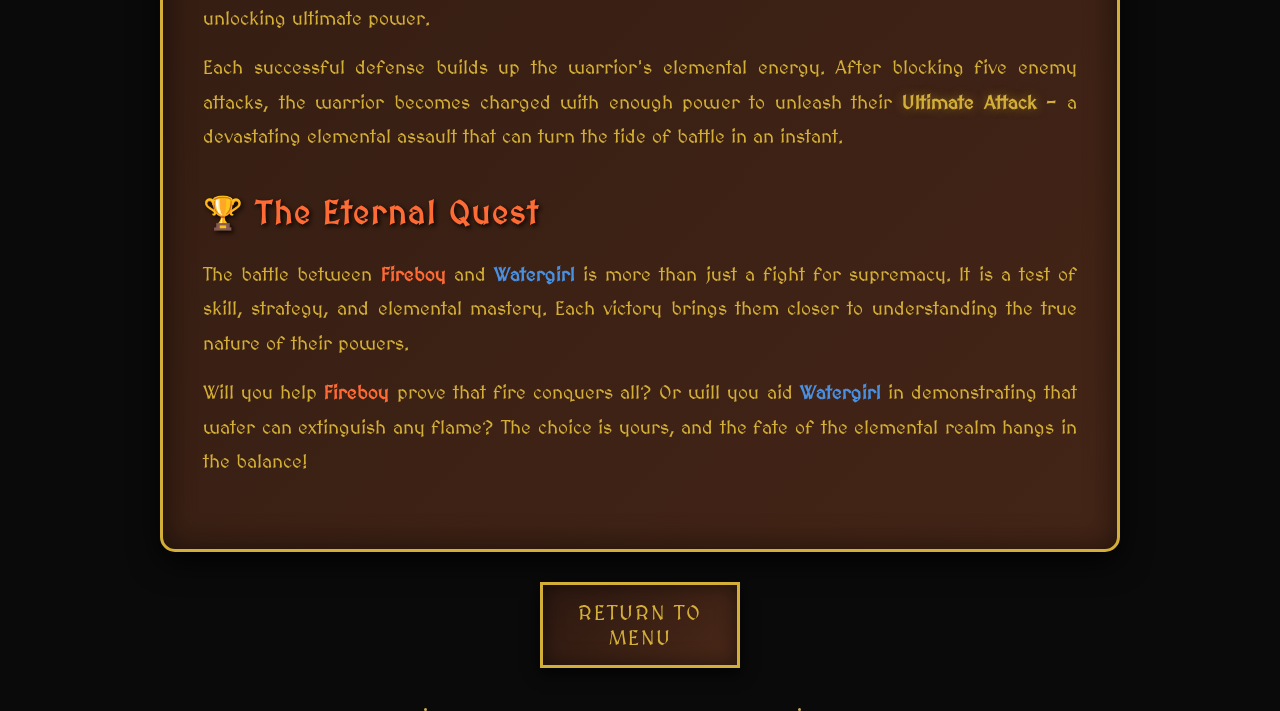
<file: storyline.html>
<!DOCTYPE html>
<html lang="en">
<head>
    <meta charset="UTF-8">
    <meta name="viewport" content="width=device-width, initial-scale=1.0">
    <title>Fireboy vs Watergirl - Storyline</title>
    <style>
        @import url('https://fonts.googleapis.com/css2?family=MedievalSharp&display=swap');
        
        * {
            margin: 0;
            padding: 0;
            box-sizing: border-box;
        }

        body {
            font-family: 'MedievalSharp', cursive;
            background: #0a0a0a;
            color: #d4af37;
            overflow-x: hidden;
            position: relative;
            min-height: 100vh;
        }

        /* Animated dungeon background */
        .dungeon-bg {
            position: fixed;
            top: 0;
            left: 0;
            width: 100%;
            height: 100%;
            background: 
                linear-gradient(rgba(0,0,0,0.7), rgba(0,0,0,0.9)),
                repeating-linear-gradient(
                    90deg,
                    #1a1a1a 0px,
                    #2a2a2a 20px,
                    #1a1a1a 40px
                ),
                repeating-linear-gradient(
                    0deg,
                    #1a1a1a 0px,
                    #2a2a2a 20px,
                    #1a1a1a 40px
                );
            animation: dungeonPulse 10s ease-in-out infinite;
        }

        @keyframes dungeonPulse {
            0%, 100% { filter: brightness(0.8); }
            50% { filter: brightness(1.2); }
        }

        /* Torch effects */
        .torch {
            position: absolute;
            width: 60px;
            height: 120px;
        }

        .torch-left {
            top: 20%;
            left: 5%;
        }

        .torch-right {
            top: 20%;
            right: 5%;
        }

        .flame {
            width: 40px;
            height: 60px;
            margin: 0 auto;
            background: radial-gradient(ellipse at bottom, #ff6b35, #ff8c42, transparent);
            border-radius: 50% 50% 50% 50% / 60% 60% 40% 40%;
            animation: flicker 1.5s ease-in-out infinite;
            filter: blur(2px);
            box-shadow: 0 0 40px #ff6b35, 0 0 80px #ff8c42;
        }

        @keyframes flicker {
            0%, 100% { 
                transform: scale(1) rotate(-2deg); 
                filter: blur(2px) brightness(1);
            }
            25% { 
                transform: scale(1.1) rotate(2deg); 
                filter: blur(1px) brightness(1.3);
            }
            50% { 
                transform: scale(0.95) rotate(-1deg); 
                filter: blur(3px) brightness(0.9);
            }
            75% { 
                transform: scale(1.05) rotate(1deg); 
                filter: blur(2px) brightness(1.1);
            }
        }

        .torch-holder {
            width: 30px;
            height: 60px;
            background: linear-gradient(#654321, #8B4513);
            margin: 0 auto;
            border: 2px solid #4a3020;
        }

        .container {
            position: relative;
            z-index: 10;
            max-width: 1000px;
            margin: 0 auto;
            padding: 40px 20px;
            animation: fadeIn 2s ease-in;
        }

        @keyframes fadeIn {
            from { opacity: 0; transform: translateY(20px); }
            to { opacity: 1; transform: translateY(0); }
        }

        .header {
            text-align: center;
            margin-bottom: 50px;
        }

        .title {
            font-size: 3.5em;
            background: linear-gradient(45deg, #ff6b35, #4a90e2);
            background-clip: text;
            -webkit-background-clip: text;
            -webkit-text-fill-color: transparent;
            text-shadow: 0 0 30px rgba(255, 107, 53, 0.5), 0 0 60px rgba(74, 144, 226, 0.5);
            animation: titleGlow 3s ease-in-out infinite;
            letter-spacing: 3px;
            margin-bottom: 20px;
        }

        @keyframes titleGlow {
            0%, 100% { filter: brightness(1); }
            50% { filter: brightness(1.3); }
        }

        .subtitle {
            font-size: 1.5em;
            color: #8B7355;
            letter-spacing: 5px;
        }

        .story-content {
            background: linear-gradient(135deg, rgba(44, 24, 16, 0.9), rgba(74, 40, 24, 0.9));
            border: 3px solid #d4af37;
            border-radius: 15px;
            padding: 40px;
            margin-bottom: 30px;
            box-shadow: 
                inset 0 0 30px rgba(0,0,0,0.5),
                0 10px 30px rgba(0,0,0,0.8);
            line-height: 1.8;
        }

        .story-section {
            margin-bottom: 30px;
        }

        .story-section h2 {
            color: #ff6b35;
            font-size: 2em;
            margin-bottom: 15px;
            text-shadow: 2px 2px 4px rgba(0,0,0,0.8);
            letter-spacing: 2px;
        }

        .story-section h3 {
            color: #4a90e2;
            font-size: 1.5em;
            margin-bottom: 10px;
            margin-top: 20px;
            text-shadow: 1px 1px 2px rgba(0,0,0,0.8);
        }

        .story-section p {
            font-size: 1.2em;
            margin-bottom: 15px;
            text-align: justify;
        }

        .character-highlight {
            color: #d4af37;
            font-weight: bold;
            text-shadow: 0 0 10px rgba(212, 175, 55, 0.5);
        }

        .fireboy-text {
            color: #ff6b35;
            font-weight: bold;
        }

        .watergirl-text {
            color: #4a90e2;
            font-weight: bold;
        }

        .back-button {
            background: linear-gradient(135deg, #2c1810, #4a2818);
            border: 3px solid #d4af37;
            color: #d4af37;
            padding: 15px 30px;
            font-size: 1.3em;
            font-family: 'MedievalSharp', cursive;
            cursor: pointer;
            position: relative;
            overflow: hidden;
            transition: all 0.3s ease;
            text-transform: uppercase;
            letter-spacing: 2px;
            box-shadow: 
                inset 0 0 20px rgba(0,0,0,0.5),
                0 5px 15px rgba(0,0,0,0.8);
            display: block;
            margin: 0 auto;
            width: 200px;
            text-align: center;
        }

        .back-button::before {
            content: '';
            position: absolute;
            top: 0;
            left: -100%;
            width: 100%;
            height: 100%;
            background: linear-gradient(90deg, transparent, rgba(212, 175, 55, 0.3), transparent);
            transition: left 0.5s ease;
        }

        .back-button:hover::before {
            left: 100%;
        }

        .back-button:hover {
            background: linear-gradient(135deg, #4a2818, #6a3828);
            transform: translateY(-2px);
            box-shadow: 
                inset 0 0 30px rgba(212, 175, 55, 0.2),
                0 8px 20px rgba(0,0,0,0.9);
            text-shadow: 0 0 10px rgba(212, 175, 55, 0.8);
        }

        .back-button:active {
            transform: translateY(0);
        }

        /* Particle effects */
        .particle {
            position: absolute;
            width: 3px;
            height: 3px;
            background: #d4af37;
            pointer-events: none;
            border-radius: 50%;
            animation: float-up 4s linear infinite;
        }

        @keyframes float-up {
            0% {
                transform: translateY(100vh) translateX(0);
                opacity: 0;
            }
            10% {
                opacity: 1;
            }
            90% {
                opacity: 1;
            }
            100% {
                transform: translateY(-100vh) translateX(50px);
                opacity: 0;
            }
        }
    </style>
</head>
<body>
    <div class="dungeon-bg"></div>
    
    <!-- Torches -->
    <div class="torch torch-left">
        <div class="flame"></div>
        <div class="torch-holder"></div>
    </div>
    <div class="torch torch-right">
        <div class="flame"></div>
        <div class="torch-holder"></div>
    </div>
    
    <div class="container">
        <div class="header">
            <h1 class="title">THE LEGEND</h1>
            <p class="subtitle">FIREBOY vs WATERGIRL</p>
        </div>
        
        <div class="story-content">
            <div class="story-section">
                <h2>🌋 The Ancient Conflict</h2>
                <p>
                    In the mystical realm of <span class="character-highlight">Elemental Dungeons</span>, two ancient forces have been locked in eternal conflict. 
                    <span class="fireboy-text">Fireboy</span>, the embodiment of raw flame and passion, wields the power of molten lava and scorching heat. 
                    <span class="watergirl-text">Watergirl</span>, the spirit of flowing water and ice, commands the forces of liquid and frost.
                </p>
                <p>
                    For centuries, these elemental warriors have battled across the treacherous dungeons, each seeking to prove their elemental supremacy. 
                    Their eternal rivalry has shaped the very landscape of their world, creating dangerous platforms, mysterious doors, and powerful artifacts.
                </p>
            </div>

            <div class="story-section">
                <h2>⚔️ The Battle Arena</h2>
                <p>
                    The <span class="character-highlight">Dungeon Battles</span> take place in ancient arenas where the very walls pulse with elemental energy. 
                    These mystical chambers are filled with:
                </p>
                <h3>🔥 Fireboy's Arsenal</h3>
                <p>
                    • <strong>Fireball Projectiles:</strong> Scorching spheres of pure flame that burn through anything in their path<br>
                    • <strong>Defense Barriers:</strong> Walls of molten rock that can block incoming attacks<br>
                    • <strong>Ultimate Inferno:</strong> A devastating blast of fire that engulfs the entire arena
                </p>
                <h3>💧 Watergirl's Powers</h3>
                <p>
                    • <strong>Waterball Projectiles:</strong> Freezing spheres that can slow and damage opponents<br>
                    • <strong>Ice Barriers:</strong> Crystalline walls that deflect enemy attacks<br>
                    • <strong>Ultimate Tsunami:</strong> A massive wave of water that sweeps across the battlefield
                </p>
            </div>

            <div class="story-section">
                <h2>🚪 The Mystical Doors</h2>
                <p>
                    Throughout the dungeons, <span class="character-highlight">Mystical Doors</span> appear at random intervals, pulsing with ancient magic. 
                    These doors are the ultimate prize - whoever reaches them first gains access to the next level of the elemental realm.
                </p>
                <p>
                    But beware! The doors are not easily obtained. They require skill, strategy, and the ability to defend against your opponent's relentless attacks. 
                    Only by mastering both offense and defense can a warrior hope to claim victory.
                </p>
            </div>

            <div class="story-section">
                <h2>🛡️ The Defense System</h2>
                <p>
                    In their eternal struggle, both warriors have developed <span class="character-highlight">Defense Barriers</span> - temporary shields that can block incoming projectiles. 
                    These barriers are not just defensive tools; they are the key to unlocking ultimate power.
                </p>
                <p>
                    Each successful defense builds up the warrior's elemental energy. After blocking five enemy attacks, the warrior becomes charged with enough power to unleash their <span class="character-highlight">Ultimate Attack</span> - 
                    a devastating elemental assault that can turn the tide of battle in an instant.
                </p>
            </div>

            <div class="story-section">
                <h2>🏆 The Eternal Quest</h2>
                <p>
                    The battle between <span class="fireboy-text">Fireboy</span> and <span class="watergirl-text">Watergirl</span> is more than just a fight for supremacy. 
                    It is a test of skill, strategy, and elemental mastery. Each victory brings them closer to understanding the true nature of their powers.
                </p>
                <p>
                    Will you help <span class="fireboy-text">Fireboy</span> prove that fire conquers all? Or will you aid <span class="watergirl-text">Watergirl</span> in demonstrating that water can extinguish any flame? 
                    The choice is yours, and the fate of the elemental realm hangs in the balance!
                </p>
            </div>
        </div>
        
        <button class="back-button" onclick="goBack()">Return to Menu</button>
    </div>

    <script>
        // Create floating particles
        function createParticle() {
            const particle = document.createElement('div');
            particle.className = 'particle';
            particle.style.left = Math.random() * window.innerWidth + 'px';
            particle.style.animationDelay = Math.random() * 4 + 's';
            particle.style.animationDuration = (4 + Math.random() * 2) + 's';
            document.body.appendChild(particle);
            
            setTimeout(() => {
                particle.remove();
            }, 6000);
        }
        
        // Create particles periodically
        setInterval(createParticle, 300);
        
        function goBack() {
            window.location.href = 'index.html';
        }
    </script>
</body>
</html>
</file>
<file: styles.css>
* {
  margin: 0;
  padding: 0;
  box-sizing: border-box;
}

@import url("https://fonts.googleapis.com/css2?family=MedievalSharp:wght@400&family=Orbitron:wght@400;700;900&display=swap");

body {
  font-family: "Orbitron", "Arial", sans-serif;
  background: radial-gradient(
      ellipse at center,
      rgba(255, 107, 53, 0.1) 0%,
      transparent 50%
    ),
    radial-gradient(
      ellipse at top left,
      rgba(74, 144, 226, 0.1) 0%,
      transparent 50%
    ),
    linear-gradient(135deg, #0a0a0a 0%, #1a1a2e 50%, #16213e 100%);
  color: white;
  overflow: hidden;
  position: relative;
}

body::before {
  content: "";
  position: fixed;
  top: 0;
  left: 0;
  width: 100%;
  height: 100%;
  background: repeating-linear-gradient(
      90deg,
      transparent 0px,
      transparent 98px,
      rgba(255, 107, 53, 0.03) 100px
    ),
    repeating-linear-gradient(
      0deg,
      transparent 0px,
      transparent 98px,
      rgba(74, 144, 226, 0.03) 100px
    );
  pointer-events: none;
  z-index: 1;
}

#gameContainer {
  display: flex;
  flex-direction: column;
  height: 100vh;
  width: 100vw;
  position: relative;
  z-index: 2;
}

#gameHeader {
  background: linear-gradient(
    135deg,
    rgba(0, 0, 0, 0.9) 0%,
    rgba(26, 26, 46, 0.9) 100%
  );
  padding: 15px 25px;
  display: flex;
  justify-content: space-between;
  align-items: center;
  border-bottom: 3px solid transparent;
  border-image: linear-gradient(90deg, #ff6b35, #4a90e2, #ff6b35) 1;
  box-shadow: 0 4px 20px rgba(0, 0, 0, 0.5),
    inset 0 1px 0 rgba(255, 255, 255, 0.1);
  position: relative;
}

#gameHeader::before {
  content: "";
  position: absolute;
  top: 0;
  left: 0;
  right: 0;
  height: 2px;
  background: linear-gradient(90deg, #ff6b35, #4a90e2);
  animation: headerGlow 3s ease-in-out infinite;
}

@keyframes headerGlow {
  0%,
  100% {
    opacity: 0.7;
  }
  50% {
    opacity: 1;
  }
}

#gameHeader h1 {
  background: linear-gradient(45deg, #ff6b35, #4a90e2);
  background-clip: text;
  -webkit-background-clip: text;
  -webkit-text-fill-color: transparent;
  text-shadow: 0 0 20px rgba(255, 107, 53, 0.5);
  font-size: 2.2em;
  font-weight: 900;
  letter-spacing: 2px;
  animation: titlePulse 2s ease-in-out infinite;
}

@keyframes titlePulse {
  0%,
  100% {
    filter: brightness(1);
  }
  50% {
    filter: brightness(1.2);
  }
}

#gameInfo {
  display: flex;
  gap: 30px;
  font-size: 1.1em;
}

#scoreInfo {
  display: flex;
  gap: 20px;
}

#fireboyScore {
  color: #ff6b35;
  font-weight: bold;
}

#watergirlScore {
  color: #4a90e2;
  font-weight: bold;
}

#gameArea {
  flex: 1;
  display: flex;
  position: relative;
  background: radial-gradient(
      ellipse at center,
      rgba(255, 107, 53, 0.05) 0%,
      transparent 70%
    ),
    linear-gradient(45deg, #0a0a0a 0%, #1a1a2e 50%, #16213e 100%);
  border: 1px solid rgba(255, 107, 53, 0.2);
  padding: 10px;
  box-sizing: border-box;
}

#gameCanvas {
  border: 3px solid transparent;
  border-image: linear-gradient(45deg, #ff6b35, #4a90e2, #ff6b35) 1;
  background: linear-gradient(180deg, #87ceeb 0%, #98fb98 50%, #8fbc8f 100%);
  cursor: crosshair;
  box-shadow: 0 0 30px rgba(255, 107, 53, 0.3),
    inset 0 0 20px rgba(0, 0, 0, 0.2);
  position: relative;
  flex: 0 0 75%;
  width: 75%;
  height: 85%;
}

#gameCanvas::before {
  content: "";
  position: absolute;
  top: -3px;
  left: -3px;
  right: -3px;
  bottom: -3px;
  background: linear-gradient(45deg, #ff6b35, #4a90e2, #ff6b35);
  border-radius: 3px;
  z-index: -1;
  animation: canvasGlow 4s ease-in-out infinite;
}

@keyframes canvasGlow {
  0%,
  100% {
    opacity: 0.7;
  }
  50% {
    opacity: 1;
  }
}

#gameUI {
  width: 25%;
  background: linear-gradient(
    135deg,
    rgba(0, 0, 0, 0.95) 0%,
    rgba(26, 26, 46, 0.95) 100%
  );
  padding: 20px;
  border-left: 3px solid transparent;
  border-image: linear-gradient(180deg, #ff6b35, #4a90e2) 1;
  box-shadow: -5px 0 20px rgba(0, 0, 0, 0.5),
    inset 1px 0 0 rgba(255, 255, 255, 0.1);
  position: relative;
  overflow-y: auto;
  flex: 0 0 25%;
}

#gameUI::before {
  content: "";
  position: absolute;
  top: 0;
  left: 0;
  right: 0;
  height: 2px;
  background: linear-gradient(90deg, #ff6b35, #4a90e2);
  animation: uiGlow 3s ease-in-out infinite;
}

@keyframes uiGlow {
  0%,
  100% {
    opacity: 0.6;
  }
  50% {
    opacity: 1;
  }
}

#instructions h3 {
  background: linear-gradient(45deg, #ff6b35, #4a90e2);
  background-clip: text;
  -webkit-background-clip: text;
  -webkit-text-fill-color: transparent;
  margin-bottom: 20px;
  font-size: 1.5em;
  font-weight: 700;
  text-align: center;
  text-shadow: 0 0 10px rgba(255, 107, 53, 0.5);
}

/* Player Controls Styling */
.player-controls {
  margin-bottom: 18px;
  padding: 12px;
  background: rgba(0, 0, 0, 0.3);
  border-radius: 8px;
  border: 1px solid rgba(255, 107, 53, 0.3);
  position: relative;
}

.player-controls::before {
  content: "";
  position: absolute;
  top: 0;
  left: 0;
  right: 0;
  height: 1px;
  background: linear-gradient(90deg, transparent, #ff6b35, transparent);
}

.player-title {
  font-size: 1.2em;
  font-weight: 700;
  margin-bottom: 15px;
  text-align: center;
  letter-spacing: 1px;
}

.fireboy-title {
  color: #ff6b35;
  text-shadow: 0 0 10px rgba(255, 107, 53, 0.5);
}

.watergirl-title {
  color: #4a90e2;
  text-shadow: 0 0 10px rgba(74, 144, 226, 0.5);
}

.control-group {
  margin-bottom: 12px;
  display: flex;
  align-items: center;
  gap: 10px;
}

.control-label {
  min-width: 70px;
  font-size: 0.8em;
  font-weight: 600;
  color: #ecf0f1;
  text-transform: uppercase;
  letter-spacing: 0.5px;
}

.keyboard-keys {
  display: flex;
  flex-direction: column;
  gap: 5px;
}

.key-row {
  display: flex;
  gap: 5px;
  justify-content: center;
}

.key {
  background: linear-gradient(145deg, #2c2c2c, #1a1a1a);
  border: 2px solid #444;
  border-radius: 5px;
  color: #fff;
  font-size: 0.7em;
  font-weight: 700;
  font-family: "Orbitron", monospace;
  padding: 6px 10px;
  min-width: 30px;
  text-align: center;
  box-shadow: 0 2px 4px rgba(0, 0, 0, 0.5),
    inset 0 1px 0 rgba(255, 255, 255, 0.1);
  transition: all 0.2s ease;
  position: relative;
  text-transform: uppercase;
  letter-spacing: 0.5px;
}

.key:hover {
  transform: translateY(-1px);
  box-shadow: 0 4px 8px rgba(0, 0, 0, 0.6),
    inset 0 1px 0 rgba(255, 255, 255, 0.2);
}

.key:active {
  transform: translateY(1px);
  box-shadow: 0 1px 2px rgba(0, 0, 0, 0.5),
    inset 0 1px 0 rgba(255, 255, 255, 0.05);
}

/* Special key styling */
.key-space {
  min-width: 65px;
  background: linear-gradient(145deg, #ff6b35, #e55a2b);
  border-color: #ff8c42;
  color: #fff;
  text-shadow: 0 1px 2px rgba(0, 0, 0, 0.5);
}

.key-enter {
  min-width: 50px;
  background: linear-gradient(145deg, #4a90e2, #3a7bd5);
  border-color: #6bb6ff;
  color: #fff;
  text-shadow: 0 1px 2px rgba(0, 0, 0, 0.5);
}

.key-w,
.key-a,
.key-s,
.key-d {
  background: linear-gradient(145deg, #ff6b35, #e55a2b);
  border-color: #ff8c42;
  color: #fff;
  text-shadow: 0 1px 2px rgba(0, 0, 0, 0.5);
}

.key-up,
.key-down,
.key-left,
.key-right {
  background: linear-gradient(145deg, #4a90e2, #3a7bd5);
  border-color: #6bb6ff;
  color: #fff;
  text-shadow: 0 1px 2px rgba(0, 0, 0, 0.5);
}

.key-q,
.key-e {
  background: linear-gradient(145deg, #ff6b35, #e55a2b);
  border-color: #ff8c42;
  color: #fff;
  text-shadow: 0 1px 2px rgba(0, 0, 0, 0.5);
}

.key-p,
.key-o {
  background: linear-gradient(145deg, #4a90e2, #3a7bd5);
  border-color: #6bb6ff;
  color: #fff;
  text-shadow: 0 1px 2px rgba(0, 0, 0, 0.5);
}

.game-info {
  margin-top: 15px;
  padding: 12px;
  background: rgba(0, 0, 0, 0.4);
  border-radius: 6px;
  border: 1px solid rgba(255, 107, 53, 0.2);
}

.game-info p {
  margin-bottom: 8px;
  line-height: 1.3;
  font-size: 0.8em;
}

#objectiveText {
  color: #ffeb3b;
  font-weight: bold;
  text-shadow: 0 0 5px rgba(255, 235, 59, 0.5);
}

#gameControls {
  background: linear-gradient(
    135deg,
    rgba(0, 0, 0, 0.9) 0%,
    rgba(26, 26, 46, 0.9) 100%
  );
  padding: 20px;
  display: flex;
  justify-content: center;
  gap: 20px;
  border-top: 3px solid transparent;
  border-image: linear-gradient(90deg, #ff6b35, #4a90e2, #ff6b35) 1;
  box-shadow: 0 -4px 20px rgba(0, 0, 0, 0.5),
    inset 0 1px 0 rgba(255, 255, 255, 0.1);
  position: relative;
}

#gameControls::before {
  content: "";
  position: absolute;
  top: 0;
  left: 0;
  right: 0;
  height: 2px;
  background: linear-gradient(90deg, #ff6b35, #4a90e2);
  animation: controlsGlow 3s ease-in-out infinite;
}

@keyframes controlsGlow {
  0%,
  100% {
    opacity: 0.7;
  }
  50% {
    opacity: 1;
  }
}

button {
  background: linear-gradient(145deg, #2c2c2c, #1a1a1a);
  color: #fff;
  border: 2px solid #444;
  padding: 12px 24px;
  border-radius: 8px;
  font-size: 1em;
  font-weight: 700;
  font-family: "Orbitron", monospace;
  cursor: pointer;
  transition: all 0.3s ease;
  box-shadow: 0 4px 8px rgba(0, 0, 0, 0.5),
    inset 0 1px 0 rgba(255, 255, 255, 0.1);
  text-transform: uppercase;
  letter-spacing: 1px;
  position: relative;
  overflow: hidden;
}

button::before {
  content: "";
  position: absolute;
  top: 0;
  left: -100%;
  width: 100%;
  height: 100%;
  background: linear-gradient(
    90deg,
    transparent,
    rgba(255, 107, 53, 0.3),
    transparent
  );
  transition: left 0.5s ease;
}

button:hover::before {
  left: 100%;
}

button:hover {
  background: linear-gradient(145deg, #ff6b35, #e55a2b);
  border-color: #ff8c42;
  transform: translateY(-2px);
  box-shadow: 0 6px 12px rgba(255, 107, 53, 0.4),
    inset 0 1px 0 rgba(255, 255, 255, 0.2);
  text-shadow: 0 0 10px rgba(255, 255, 255, 0.5);
}

button:active {
  transform: translateY(0);
  box-shadow: 0 2px 4px rgba(0, 0, 0, 0.5),
    inset 0 1px 0 rgba(255, 255, 255, 0.1);
}

button:disabled {
  background: linear-gradient(145deg, #666, #444);
  border-color: #555;
  cursor: not-allowed;
  transform: none;
  opacity: 0.6;
}

#nextLevelBtn {
  background: linear-gradient(145deg, #4caf50, #45a049);
  border-color: #66bb6a;
}

#nextLevelBtn:hover {
  background: linear-gradient(145deg, #45a049, #4caf50);
  border-color: #81c784;
  box-shadow: 0 6px 12px rgba(76, 175, 80, 0.4),
    inset 0 1px 0 rgba(255, 255, 255, 0.2);
}

#gameOverScreen {
  position: fixed;
  top: 0;
  left: 0;
  width: 100%;
  height: 100%;
  background: radial-gradient(
      ellipse at center,
      rgba(255, 107, 53, 0.1) 0%,
      transparent 50%
    ),
    rgba(0, 0, 0, 0.95);
  display: flex;
  justify-content: center;
  align-items: center;
  z-index: 1000;
  backdrop-filter: blur(5px);
}

#gameOverContent {
  background: linear-gradient(
    135deg,
    rgba(0, 0, 0, 0.95) 0%,
    rgba(26, 26, 46, 0.95) 100%
  );
  padding: 50px;
  border-radius: 15px;
  text-align: center;
  border: 3px solid transparent;
  border-image: linear-gradient(45deg, #ff6b35, #4a90e2, #ff6b35) 1;
  box-shadow: 0 20px 40px rgba(0, 0, 0, 0.8),
    inset 0 1px 0 rgba(255, 255, 255, 0.1);
  position: relative;
  animation: gameOverSlideIn 0.5s ease-out;
}

@keyframes gameOverSlideIn {
  from {
    opacity: 0;
    transform: scale(0.8) translateY(-50px);
  }
  to {
    opacity: 1;
    transform: scale(1) translateY(0);
  }
}

#gameOverContent::before {
  content: "";
  position: absolute;
  top: 0;
  left: 0;
  right: 0;
  height: 2px;
  background: linear-gradient(90deg, #ff6b35, #4a90e2);
  animation: gameOverGlow 3s ease-in-out infinite;
}

@keyframes gameOverGlow {
  0%,
  100% {
    opacity: 0.7;
  }
  50% {
    opacity: 1;
  }
}

#gameOverTitle {
  font-size: 3.5em;
  background: linear-gradient(45deg, #ff6b35, #4a90e2);
  background-clip: text;
  -webkit-background-clip: text;
  -webkit-text-fill-color: transparent;
  margin-bottom: 25px;
  font-weight: 900;
  letter-spacing: 3px;
  text-shadow: 0 0 20px rgba(255, 107, 53, 0.5);
  animation: titlePulse 2s ease-in-out infinite;
}

#gameOverMessage {
  font-size: 1.8em;
  margin-bottom: 40px;
  color: #ecf0f1;
  font-weight: 600;
  text-shadow: 0 2px 4px rgba(0, 0, 0, 0.5);
}

.hidden {
  display: none !important;
}

/* Character animations */
@keyframes fireboyIdle {
  0%,
  100% {
    transform: scaleY(1);
  }
  50% {
    transform: scaleY(1.05);
  }
}

@keyframes watergirlIdle {
  0%,
  100% {
    transform: scaleY(1);
  }
  50% {
    transform: scaleY(1.05);
  }
}

@keyframes fireball {
  0% {
    opacity: 1;
    transform: scale(1);
  }
  100% {
    opacity: 0.8;
    transform: scale(1.2);
  }
}

@keyframes waterball {
  0% {
    opacity: 1;
    transform: scale(1);
  }
  100% {
    opacity: 0.8;
    transform: scale(1.2);
  }
}

@keyframes explosion {
  0% {
    transform: scale(0);
    opacity: 1;
  }
  100% {
    transform: scale(2);
    opacity: 0;
  }
}

/* Responsive design */
@media (max-width: 1200px) {
  #gameCanvas {
    flex: 0 0 70%;
    width: 70%;
    height: 80%;
  }

  #gameUI {
    width: 30%;
    flex: 0 0 30%;
  }
}

@media (max-width: 1000px) {
  #gameArea {
    flex-direction: column;
  }

  #gameUI {
    width: 100%;
    height: auto;
    max-height: 300px;
    flex: none;
  }

  #gameCanvas {
    width: 100%;
    height: 400px;
    flex: none;
  }
}

@media (max-width: 768px) {
  #gameUI {
    width: 100%;
    height: auto;
    max-height: 250px;
    padding: 15px;
  }

  .player-controls {
    margin-bottom: 15px;
    padding: 10px;
  }

  .control-group {
    margin-bottom: 10px;
    gap: 8px;
  }

  .key {
    padding: 5px 8px;
    min-width: 25px;
    font-size: 0.6em;
  }

  .key-space {
    min-width: 55px;
  }

  .key-enter {
    min-width: 45px;
  }
}

/* Pause Button in Header */
#gameInfo .pause-btn {
  background: linear-gradient(135deg, #ff6b35, #ff8c42);
  border: 2px solid #ff4500;
  color: white;
  padding: 8px 16px;
  border-radius: 8px;
  font-family: "Orbitron", sans-serif;
  font-weight: bold;
  font-size: 14px;
  cursor: pointer;
  transition: all 0.3s ease;
  box-shadow: 0 4px 8px rgba(0, 0, 0, 0.3);
  text-transform: uppercase;
  letter-spacing: 1px;
  margin-left: 20px;
}

#gameInfo .pause-btn:hover {
  background: linear-gradient(135deg, #ff8c42, #ff6b35);
  transform: translateY(-2px);
  box-shadow: 0 6px 12px rgba(0, 0, 0, 0.4);
}

#gameInfo .pause-btn:active {
  transform: translateY(0);
}
</file>
